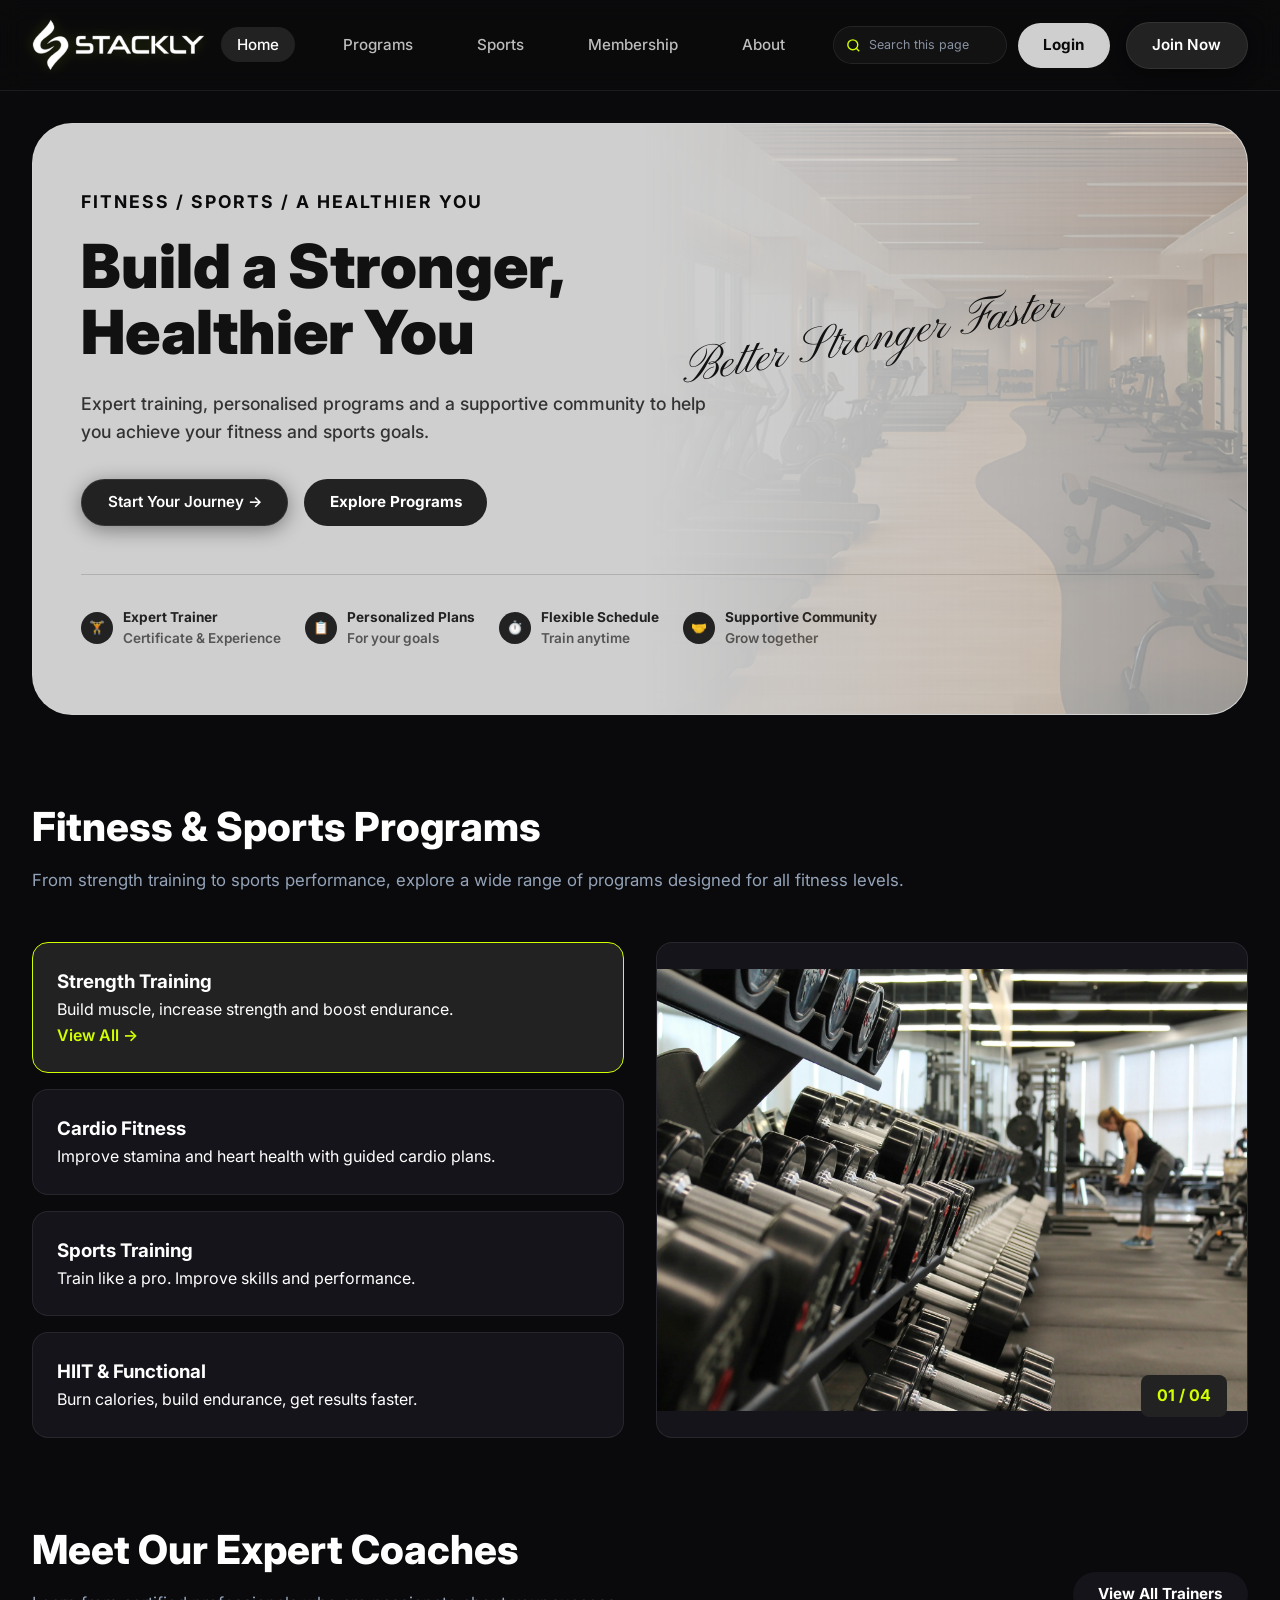
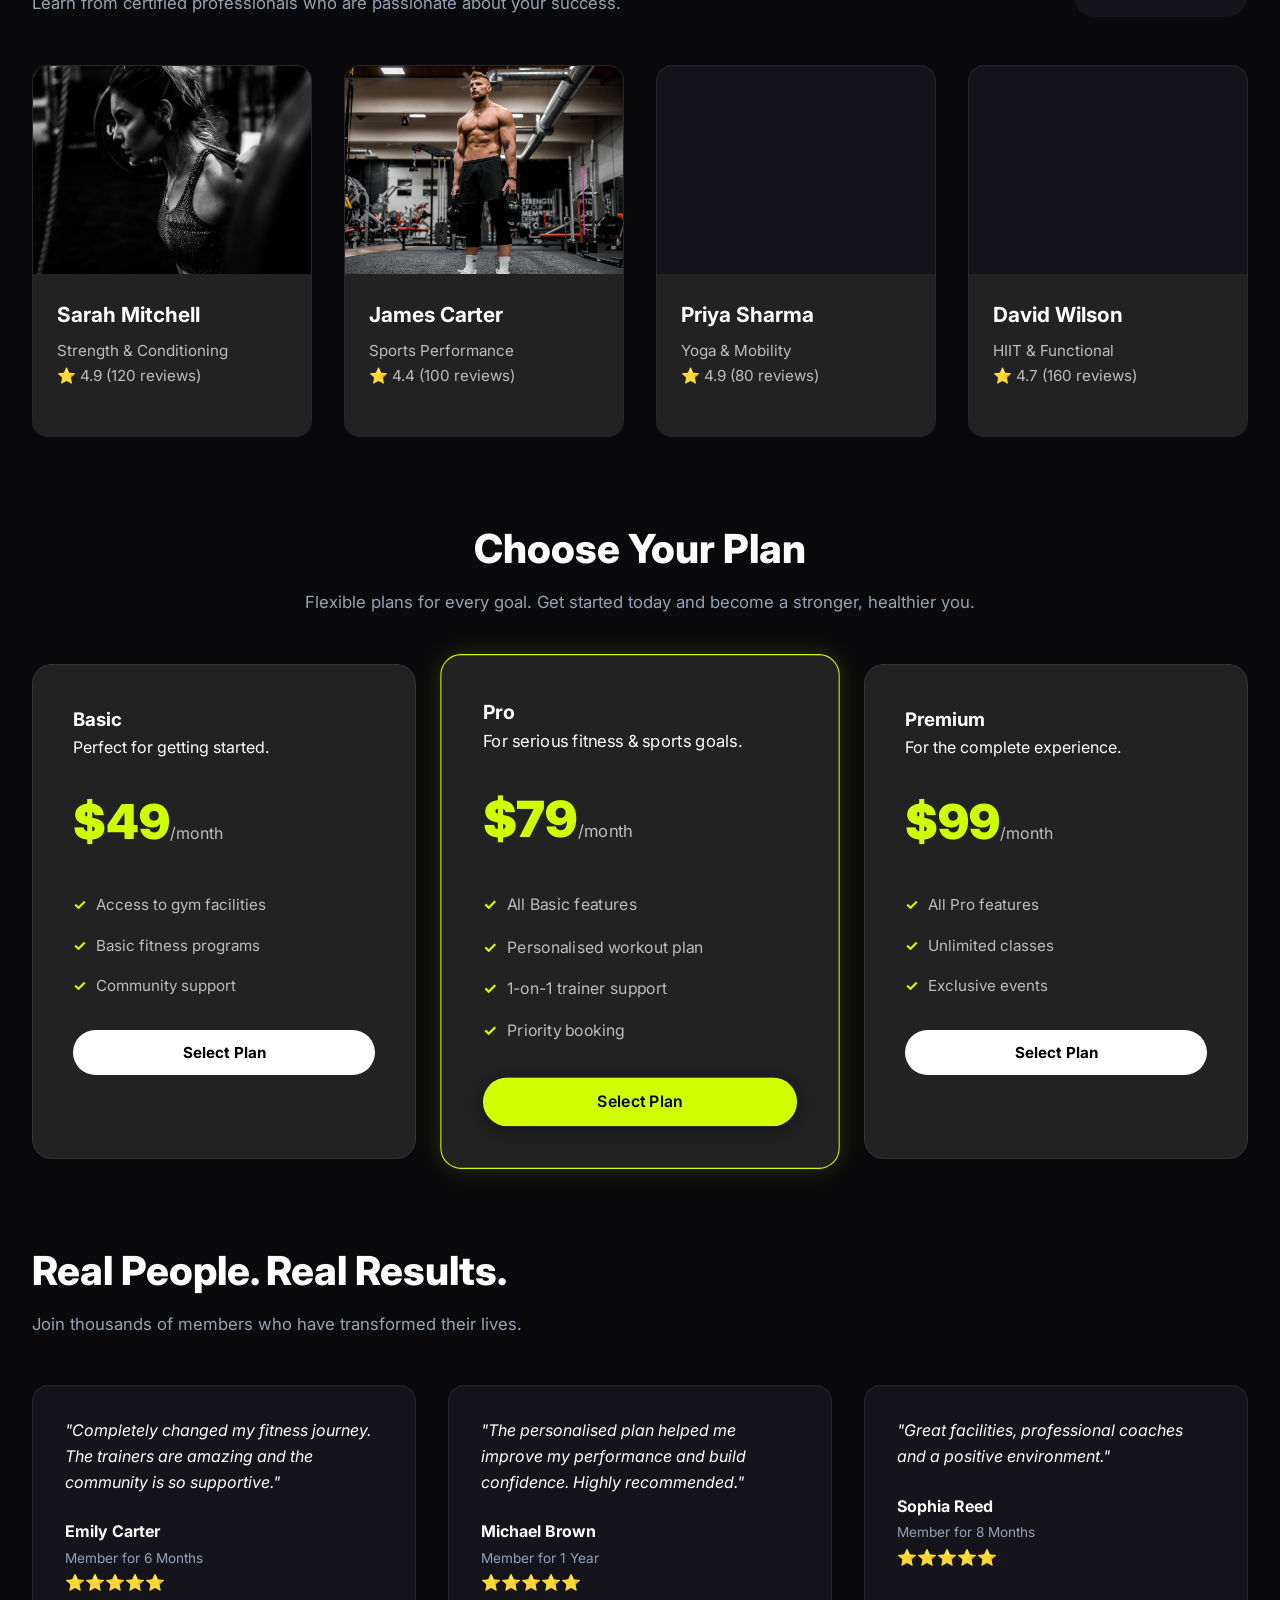
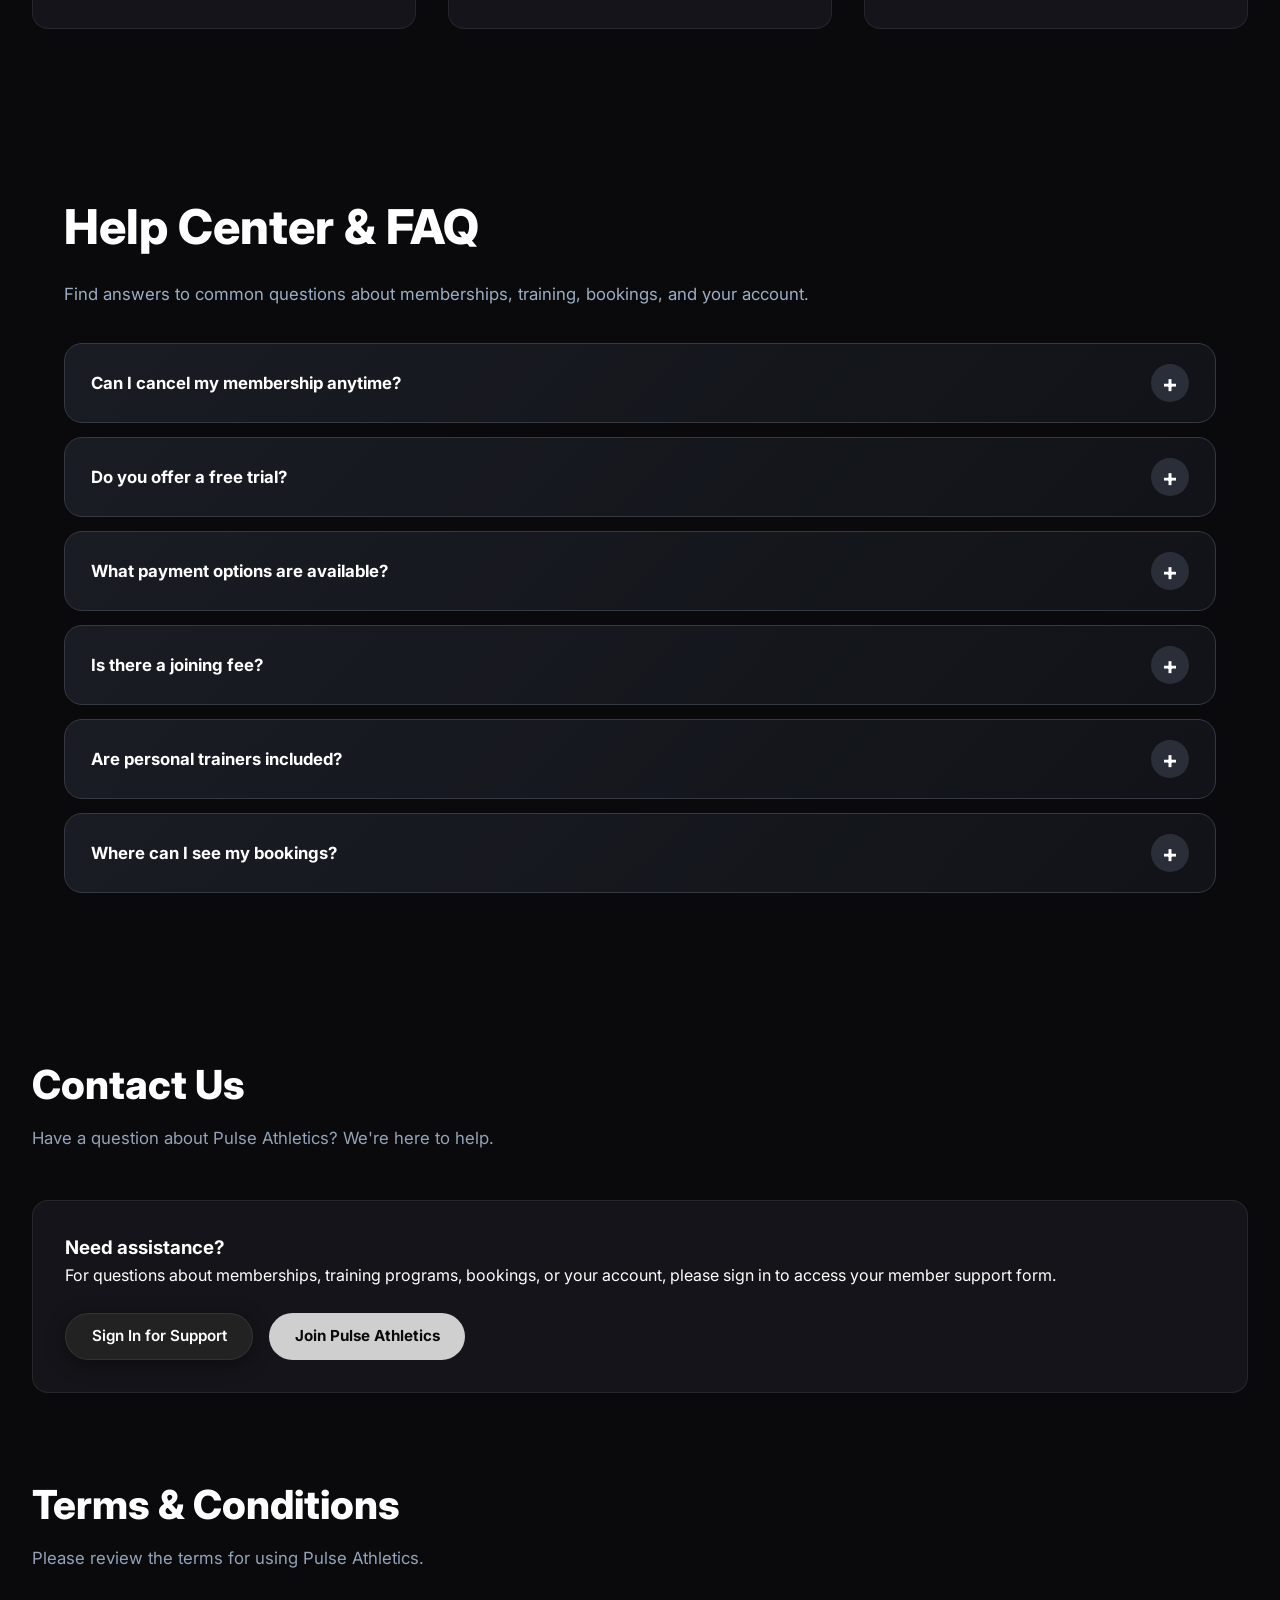
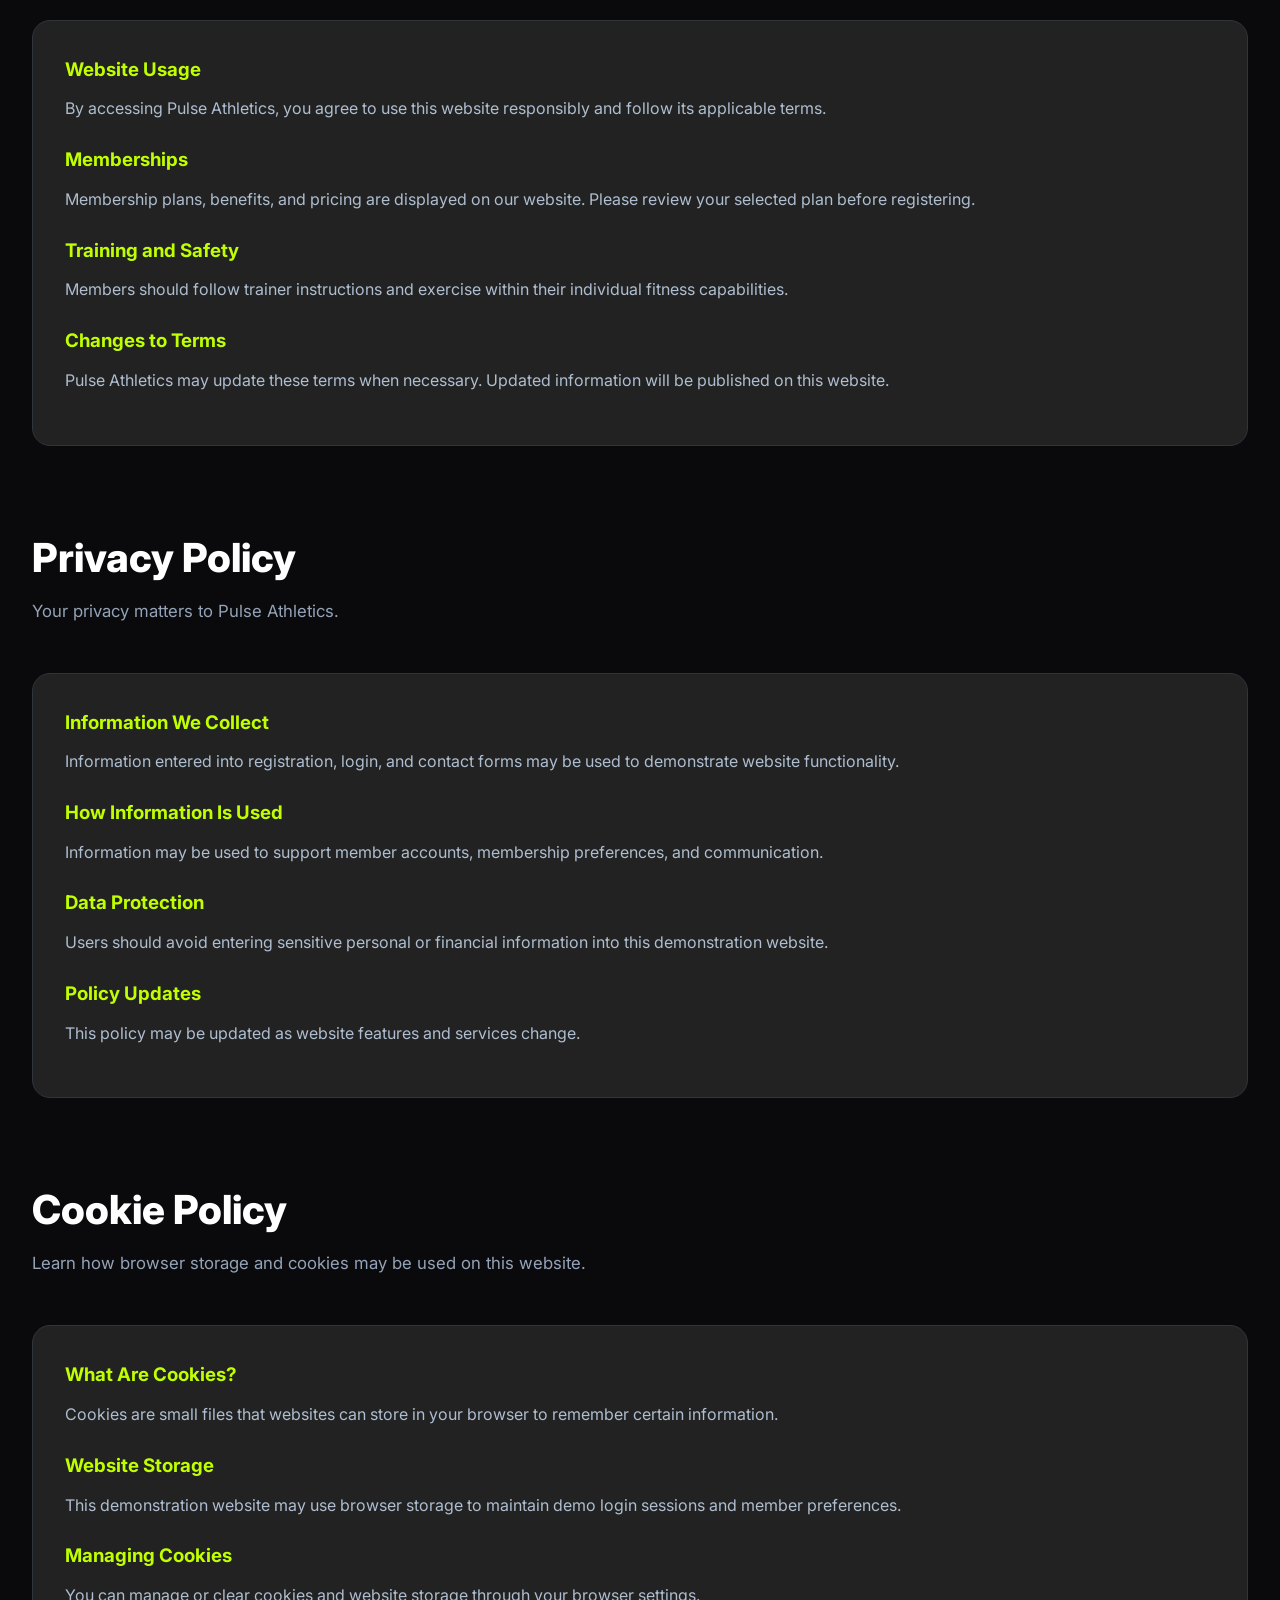
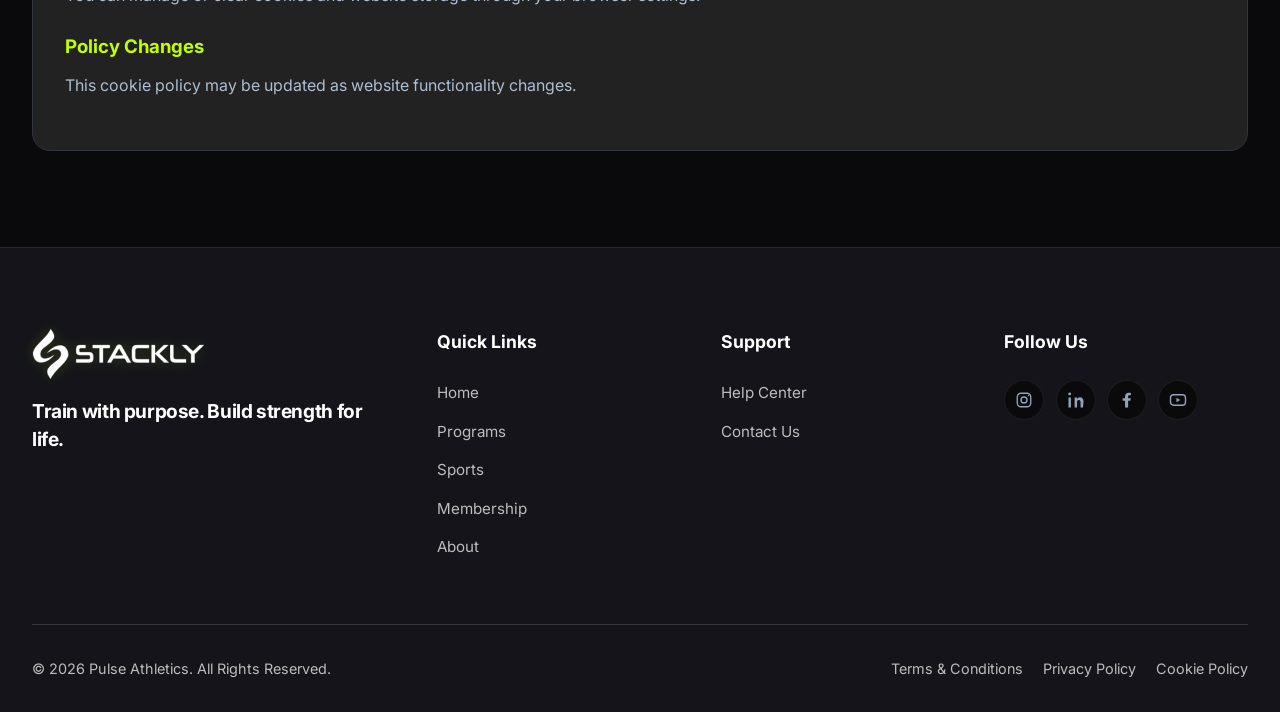
<file: index.html>
<!DOCTYPE html>
<html lang="en">

<head>
  <meta charset="UTF-8">
  <meta name="viewport" content="width=device-width, initial-scale=1.0">
  <title>Pulse Athletics | Home</title>
  <link rel="stylesheet" href="css/styles.css">
  <link
    href="https://fonts.googleapis.com/css2?family=Pinyon+Script&family=Inter:wght@400;500;600;700;800;900&display=swap"
    rel="stylesheet">
</head>

<body>
  <!-- High-Energy Fitness Preloader -->
  <div id="preloader">
    <div class="loader-element"><img class="loader-logo" src="img/logo.webp" alt="Logo"></div>
    <div class="loader-pulse" aria-hidden="true">
      <svg viewBox="0 0 220 44" focusable="false">
        <path class="loader-pulse-line" pathLength="220"
          d="M2 22h48l10-1 8-8 9 22 10-34 11 22 8-1h28l8-1 9-8 9 16 10-8h28" />
      </svg>
    </div>
    <div class="loader-progress" role="progressbar" aria-label="Page loading" aria-valuemin="0" aria-valuemax="100"
      aria-valuenow="0"><span id="loading-progress"></span></div>
    <div class="loader-counter" id="loading-counter">0%</div>
    <div class="loader-text" id="loading-status">IGNITING SYSTEMS...</div>
  </div>

  <!-- Header -->
  <header>
    <div class="nav-container">
      <a href="index.html" class="logo-container">
        <img class="site-logo" src="img/logo.webp" alt="Logo">
      </a>
      <ul class="nav-links">
        <li><a href="index.html" class="active">Home</a></li>
        <li><a href="programs.html">Programs</a></li>
        <li><a href="sports.html">Sports</a></li>
        <li><a href="membership.html">Membership</a></li>
        <li><a href="about.html">About</a></li>
        <li class="nav-search-item">
          <form class="nav-search" role="search">
            <button type="submit" aria-label="Search this page"><svg viewBox="0 0 24 24" fill="none"
                stroke="currentColor" stroke-width="2" aria-hidden="true">
                <circle cx="11" cy="11" r="7"></circle>
                <path d="m20 20-4-4"></path>
              </svg></button>
            <input type="search" name="q" placeholder="Search this page" aria-label="Search this page">
            <span class="nav-search-status" aria-live="polite"></span>
          </form>
        </li>
      </ul>
      <div class="nav-actions">
        <a href="login.html" class="btn btn-outline">Login</a>
        <a href="signup.html" class="btn btn-primary">Join Now</a>
      </div>
      <div class="hamburger"><span></span><span></span><span></span></div>
    </div>
  </header>

  <!-- Hero Section -->
  <section class="hero-section">
    <div class="hero-banner">
      <div class="hero-content">
        <span class="hero-tag">FITNESS / SPORTS / A HEALTHIER YOU</span>
        <h1>Build a Stronger, Healthier You</h1>
        <p>Expert training, personalised programs and a supportive community to help you achieve your fitness and sports
          goals.</p>
        <div style="display: flex; gap: 1rem;">
          <a href="signup.html" class="btn btn-primary">Start Your Journey →</a>
          <a href="programs.html" class="btn btn-outline" style="background: var(--dark-pill); color: #fff;">Explore
            Programs</a>
        </div>
      </div>
      <div class="script-tagline">Better Stronger Faster</div>
      <div class="hero-features-bar">
        <div class="feature-pill">
          <div class="feature-icon-circle">🏋️</div>
          <div><strong>Expert Trainer</strong><br><span style="color:#555">Certificate & Experience</span></div>
        </div>
        <div class="feature-pill">
          <div class="feature-icon-circle">📋</div>
          <div><strong>Personalized Plans</strong><br><span style="color:#555">For your goals</span></div>
        </div>
        <div class="feature-pill">
          <div class="feature-icon-circle">⏱️</div>
          <div><strong>Flexible Schedule</strong><br><span style="color:#555">Train anytime</span></div>
        </div>
        <div class="feature-pill">
          <div class="feature-icon-circle">🤝</div>
          <div><strong>Supportive Community</strong><br><span style="color:#555">Grow together</span></div>
        </div>
      </div>
    </div>
  </section>

  <!-- Our Programs Section -->
  <section class="section-container">
    <div class="section-header">
      <h2>Fitness & Sports Programs</h2>
      <p>From strength training to sports performance, explore a wide range of programs designed for all fitness levels.
      </p>
    </div>
    <div class="grid-2">
      <div style="display: flex; flex-direction: column; gap: 1rem;">
        <div class="card" style="padding: 1.5rem; background: var(--dark-pill); border-color: var(--accent-volt);">
          <h3>Strength Training</h3>
          <p>Build muscle, increase strength and boost endurance.</p>
          <a href="programs.html" style="color: var(--accent-volt); font-weight: 600;">View All →</a>
        </div>
        <div class="card" style="padding: 1.5rem;">
          <h3>Cardio Fitness</h3>
          <p>Improve stamina and heart health with guided cardio plans.</p>
        </div>
        <div class="card" style="padding: 1.5rem;">
          <h3>Sports Training</h3>
          <p>Train like a pro. Improve skills and performance.</p>
        </div>
        <div class="card" style="padding: 1.5rem;">
          <h3>HIIT & Functional</h3>
          <p>Burn calories, build endurance, get results faster.</p>
        </div>
      </div>
      <div class="card" style="display: flex; align-items: center; justify-content: center; position: relative;">
        <img src="img/danielle-cerullo-CQfNt66ttZM-unsplash.webp" class="card-img"
          alt="Modern strength-training gym floor" loading="lazy" decoding="async">
        <div
          style="position: absolute; bottom: 20px; right: 20px; background: var(--dark-pill); padding: 0.5rem 1rem; border-radius: 8px; font-weight: bold; color: var(--accent-volt);">
          01 / 04</div>
      </div>
    </div>
  </section>

  <!-- Featured Trainers -->
  <section class="section-container">
    <div class="section-header" style="display: flex; justify-content: space-between; align-items: flex-end;">
      <div>
        <h2>Meet Our Expert Coaches</h2>
        <p>Learn from certified professionals who are passionate about your success.</p>
      </div>
      <a href="login.html" class="btn btn-outline" style="background: var(--surface-slate); color: #fff;">View All
        Trainers</a>
    </div>
    <div class="grid-4">
      <div class="card">
        <img src="img/sushil-ghimire-5UbIqV58CW8-unsplash.webp" class="card-img"
          alt="Athlete training in a strength gym" loading="lazy" decoding="async">
        <div class="card-body">
          <h3>Sarah Mitchell</h3>
          <p>Strength & Conditioning<br>⭐ 4.9 (120 reviews)</p>
        </div>
      </div>
      <div class="card">
        <img src="img/anastase-maragos-iUzgePOoGko-unsplash.webp" class="card-img"
          alt="Athlete preparing for a sports performance workout" loading="lazy" decoding="async">
        <div class="card-body">
          <h3>James Carter</h3>
          <p>Sports Performance<br>⭐ 4.4 (100 reviews)</p>
        </div>
      </div>
      <div class="card">
        <img src="img/bruce-mars-gJtDg6WfMlQ-unsplash.webp" class="card-img" alt="Athletes practicing yoga and mobility"
          loading="lazy" decoding="async">
        <div class="card-body">
          <h3>Priya Sharma</h3>
          <p>Yoga & Mobility<br>⭐ 4.9 (80 reviews)</p>
        </div>
      </div>
      <div class="card">
        <img src="img/total-shape-wXBK9JrM0iU-unsplash.webp" class="card-img"
          alt="Athlete training with functional fitness equipment" loading="lazy" decoding="async">
        <div class="card-body">
          <h3>David Wilson</h3>
          <p>HIIT & Functional<br>⭐ 4.7 (160 reviews)</p>
        </div>
      </div>
    </div>
  </section>

  <!-- Membership Plans -->
  <section class="section-container">
    <div class="section-header" style="text-align: center;">
      <h2>Choose Your Plan</h2>
      <p>Flexible plans for every goal. Get started today and become a stronger, healthier you.</p>
    </div>
    <div class="pricing-grid">
      <div class="pricing-card">
        <div>
          <h3>Basic</h3>
          <p>Perfect for getting started.</p>
          <div class="price">$49<span>/month</span></div>
          <ul class="pricing-features">
            <li>Access to gym facilities</li>
            <li>Basic fitness programs</li>
            <li>Community support</li>
          </ul>
        </div>
        <a href="signup.html?plan=Basic" class="btn btn-outline"
          style="width: 100%; justify-content: center; background: #fff; color: #000;">Select Plan</a>
      </div>
      <div class="pricing-card emphasised">
        <div>
          <h3>Pro</h3>
          <p>For serious fitness & sports goals.</p>
          <div class="price">$79<span>/month</span></div>
          <ul class="pricing-features">
            <li>All Basic features</li>
            <li>Personalised workout plan</li>
            <li>1-on-1 trainer support</li>
            <li>Priority booking</li>
          </ul>
        </div>
        <a href="signup.html?plan=Pro" class="btn btn-primary"
          style="width: 100%; justify-content: center; background: var(--accent-volt); color: #000;">Select Plan</a>
      </div>
      <div class="pricing-card">
        <div>
          <h3>Premium</h3>
          <p>For the complete experience.</p>
          <div class="price">$99<span>/month</span></div>
          <ul class="pricing-features">
            <li>All Pro features</li>
            <li>Unlimited classes</li>
            <li>Exclusive events</li>
          </ul>
        </div>
        <a href="signup.html?plan=Premium" class="btn btn-outline"
          style="width: 100%; justify-content: center; background: #fff; color: #000;">Select Plan</a>
      </div>
    </div>
  </section>

  <!-- Testimonials -->
  <section class="section-container">
    <div class="section-header">
      <h2>Real People. Real Results.</h2>
      <p>Join thousands of members who have transformed their lives.</p>
    </div>
    <div class="grid-3">
      <div class="card" style="padding: 2rem;">
        <p style="color: var(--text-main); font-style: italic; margin-bottom: 1.5rem;">"Completely changed my fitness
          journey. The trainers are amazing and the community is so supportive."</p>
        <strong>Emily Carter</strong><br><span style="color: var(--text-muted); font-size: 0.85rem;">Member for 6
          Months</span><br>⭐⭐⭐⭐⭐
      </div>
      <div class="card" style="padding: 2rem;">
        <p style="color: var(--text-main); font-style: italic; margin-bottom: 1.5rem;">"The personalised plan helped me
          improve my performance and build confidence. Highly recommended."</p>
        <strong>Michael Brown</strong><br><span style="color: var(--text-muted); font-size: 0.85rem;">Member for 1
          Year</span><br>⭐⭐⭐⭐⭐
      </div>
      <div class="card" style="padding: 2rem;">
        <p style="color: var(--text-main); font-style: italic; margin-bottom: 1.5rem;">"Great facilities, professional
          coaches and a positive environment."</p>
        <strong>Sophia Reed</strong><br><span style="color: var(--text-muted); font-size: 0.85rem;">Member for 8
          Months</span><br>⭐⭐⭐⭐⭐
      </div>
    </div>
  </section>

  <!-- Public Help Center -->
  <section class="section-container" id="help-center">
    <div class="section-header">
      <h2>Help Center & FAQ</h2>
      <p>Find answers to common questions about memberships, training, bookings, and your account.</p>
    </div>

    <div class="faq-list">
      <div class="faq-item">
        <button class="faq-question" type="button" aria-expanded="false">
          Can I cancel my membership anytime?
          <span>+</span>
        </button>
        <div class="faq-answer">
          You can manage membership changes from your member dashboard. Sign in to review your membership details.
        </div>
      </div>

      <div class="faq-item">
        <button class="faq-question" type="button" aria-expanded="false">
          Do you offer a free trial?
          <span>+</span>
        </button>
        <div class="faq-answer">
          Please contact our team for information about trial sessions and current offers.
        </div>
      </div>

      <div class="faq-item">
        <button class="faq-question" type="button" aria-expanded="false">
          What payment options are available?
          <span>+</span>
        </button>
        <div class="faq-answer">
          Payment options and membership details can be confirmed by our support team.
        </div>
      </div>

      <div class="faq-item">
        <button class="faq-question" type="button" aria-expanded="false">
          Is there a joining fee?
          <span>+</span>
        </button>
        <div class="faq-answer">
          Please check the membership information or contact our team for details about applicable fees.
        </div>
      </div>

      <div class="faq-item">
        <button class="faq-question" type="button" aria-expanded="false">
          Are personal trainers included?
          <span>+</span>
        </button>
        <div class="faq-answer">
          Trainer access depends on your selected membership plan. Review the membership plans for details.
        </div>
      </div>

      <div class="faq-item">
        <button class="faq-question" type="button" aria-expanded="false">
          Where can I see my bookings?
          <span>+</span>
        </button>
        <div class="faq-answer">
          Sign in to your member dashboard to view your trainer bookings and scheduled activities.
        </div>
      </div>
    </div>
  </section>

  <!-- Public Contact Us Section -->
  <section class="section-container" id="contact-us">
    <div class="section-header">
      <h2>Contact Us</h2>
      <p>Have a question about Pulse Athletics? We're here to help.</p>
    </div>

    <div class="card" style="padding: 2rem;">
      <h3>Need assistance?</h3>
      <p>For questions about memberships, training programs, bookings, or your account, please sign in to access your
        member support form.</p>
      <div style="display: flex; gap: 1rem; flex-wrap: wrap; margin-top: 1.5rem;">
        <a href="login.html" class="btn btn-primary">Sign In for Support</a>
        <a href="signup.html" class="btn btn-outline">Join Pulse Athletics</a>
      </div>
    </div>
  </section>

  <!-- PUBLIC LEGAL SECTIONS -->
  <section class="section-container" id="terms">
    <div class="section-header">
      <h2>Terms & Conditions</h2>
      <p>Please review the terms for using Pulse Athletics.</p>
    </div>
    <div class="card" style="padding: 2rem;">
      <h3>Website Usage</h3>
      <p>By accessing Pulse Athletics, you agree to use this website responsibly and follow its applicable terms.</p>
  
      <h3>Memberships</h3>
      <p>Membership plans, benefits, and pricing are displayed on our website. Please review your selected plan before
        registering.</p>
  
      <h3>Training and Safety</h3>
      <p>Members should follow trainer instructions and exercise within their individual fitness capabilities.</p>
  
      <h3>Changes to Terms</h3>
      <p>Pulse Athletics may update these terms when necessary. Updated information will be published on this website.</p>
    </div>
  </section>
  
  <section class="section-container" id="privacy">
    <div class="section-header">
      <h2>Privacy Policy</h2>
      <p>Your privacy matters to Pulse Athletics.</p>
    </div>
    <div class="card" style="padding: 2rem;">
      <h3>Information We Collect</h3>
      <p>Information entered into registration, login, and contact forms may be used to demonstrate website functionality.
      </p>
  
      <h3>How Information Is Used</h3>
      <p>Information may be used to support member accounts, membership preferences, and communication.</p>
  
      <h3>Data Protection</h3>
      <p>Users should avoid entering sensitive personal or financial information into this demonstration website.</p>
  
      <h3>Policy Updates</h3>
      <p>This policy may be updated as website features and services change.</p>
    </div>
  </section>
  
  <section class="section-container" id="cookies">
    <div class="section-header">
      <h2>Cookie Policy</h2>
      <p>Learn how browser storage and cookies may be used on this website.</p>
    </div>
    <div class="card" style="padding: 2rem;">
      <h3>What Are Cookies?</h3>
      <p>Cookies are small files that websites can store in your browser to remember certain information.</p>
  
      <h3>Website Storage</h3>
      <p>This demonstration website may use browser storage to maintain demo login sessions and member preferences.</p>
  
      <h3>Managing Cookies</h3>
      <p>You can manage or clear cookies and website storage through your browser settings.</p>
  
      <h3>Policy Changes</h3>
      <p>This cookie policy may be updated as website functionality changes.</p>
    </div>
  </section>


  <!-- Footer -->
  <footer>
    <div class="footer-container">
      <div class="footer-brand">
        <img class="site-logo" src="img/logo.webp" alt="Logo">
        <p class="footer-quote">Train with purpose. Build strength for life.</p>
      </div>
      <div class="footer-links">
        <h4>Quick Links</h4>
        <ul>
          <li><a href="index.html">Home</a></li>
          <li><a href="programs.html">Programs</a></li>
          <li><a href="sports.html">Sports</a></li>
          <li><a href="membership.html">Membership</a></li>
          <li><a href="about.html">About</a></li>
        </ul>
      </div>
      <div class="footer-links">
        <h4>Support</h4>
        <ul>
          <li><a href="index.html#help-center">Help Center</a></li>
          <li><a href="index.html#contact-us">Contact Us</a></li>
        </ul>
      </div>
      <div class="footer-links">
        <h4>Follow Us</h4>
        <div class="footer-socials">
          <a href="https://www.instagram.com/" target="_blank" rel="noopener noreferrer" aria-label="Instagram"><svg
              viewBox="0 0 24 24" fill="none" stroke="currentColor" stroke-width="1.8" aria-hidden="true">
              <rect x="3" y="3" width="18" height="18" rx="5"></rect>
              <circle cx="12" cy="12" r="4"></circle>
              <circle cx="18" cy="6" r="1" fill="currentColor" stroke="none"></circle>
            </svg></a>
          <a href="https://www.linkedin.com/" target="_blank" rel="noopener noreferrer" aria-label="LinkedIn"><svg
              class="icon-solid" viewBox="0 0 24 24" aria-hidden="true">
              <path
                d="M5.2 8.6H2V22h3.2V8.6ZM3.6 2a1.9 1.9 0 1 0 0 3.8 1.9 1.9 0 0 0 0-3.8ZM22 14.3c0-4-2.1-5.9-4.9-5.9a4.2 4.2 0 0 0-3.8 2.1V8.6h-3.1V22h3.2v-6.6c0-1.7.3-3.4 2.5-3.4s2.2 2 2.2 3.5V22h3.2l.7-7.7Z">
              </path>
            </svg></a>
          <a href="https://www.facebook.com/" target="_blank" rel="noopener noreferrer" aria-label="Facebook"><svg
              class="icon-solid" viewBox="0 0 24 24" aria-hidden="true">
              <path
                d="M13.5 22v-9h3l.5-3.5h-3.5V7.3c0-1 .3-1.7 1.8-1.7h1.9V2.5c-.9-.1-1.9-.2-2.9-.2-2.9 0-4.9 1.8-4.9 5v2.2H6.2V13h3.2v9h4.1Z">
              </path>
            </svg></a>
          <a href="https://www.youtube.com/" target="_blank" rel="noopener noreferrer" aria-label="YouTube"><svg
              viewBox="0 0 24 24" fill="none" stroke="currentColor" stroke-width="1.8" aria-hidden="true">
              <rect x="2" y="5" width="20" height="14" rx="4"></rect>
              <path d="m10 9 5 3-5 3z" fill="currentColor" stroke="none"></path>
            </svg></a>
        </div>
      </div>
    </div>
    <div class="footer-bottom">
      <p class="footer-copyright">&copy; <span id="footer-year">2026</span> Pulse Athletics. All Rights Reserved.</p>
      <nav class="footer-legal" aria-label="Legal links">
        <a href="#terms">Terms & Conditions</a>
        <a href="#privacy">Privacy Policy</a>
        <a href="#cookies">Cookie Policy</a>
      </nav>
    </div>
  </footer>

  <script src="js/main.js"></script>
</body>

</html>
</file>
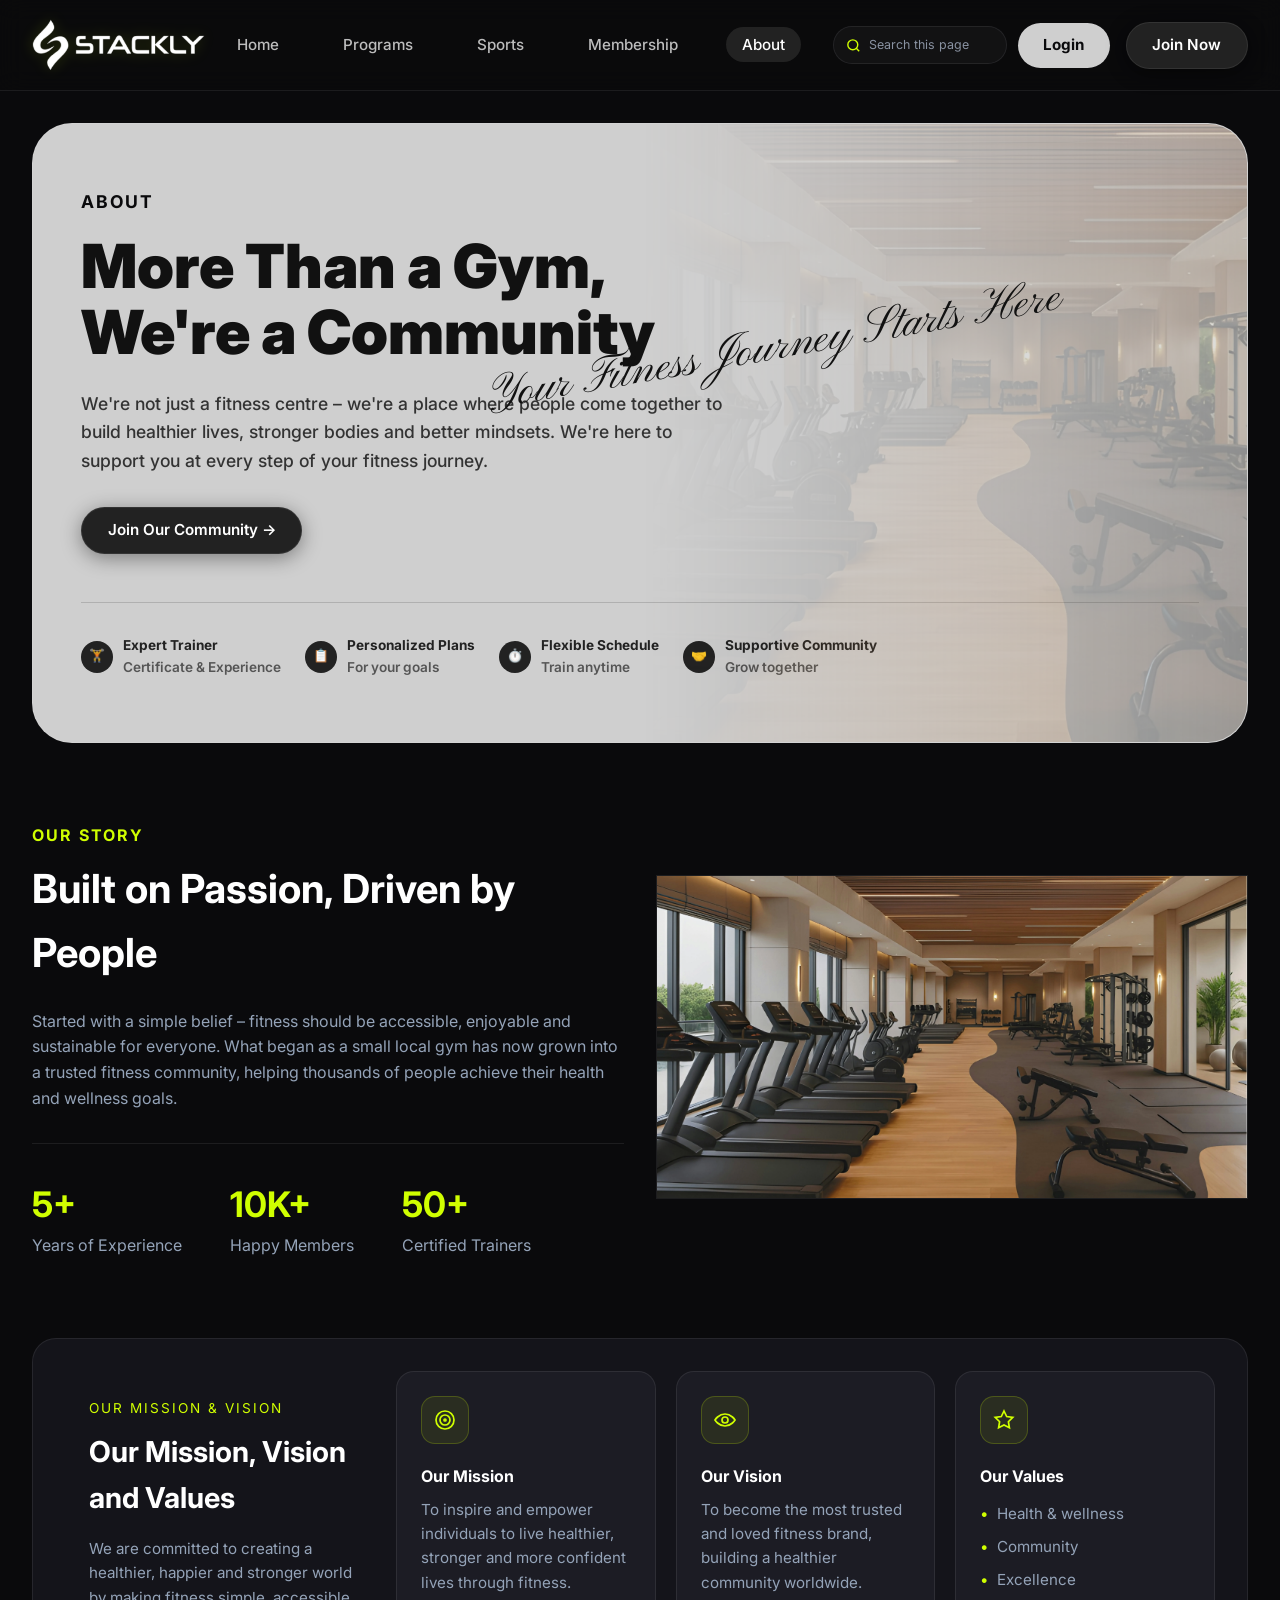
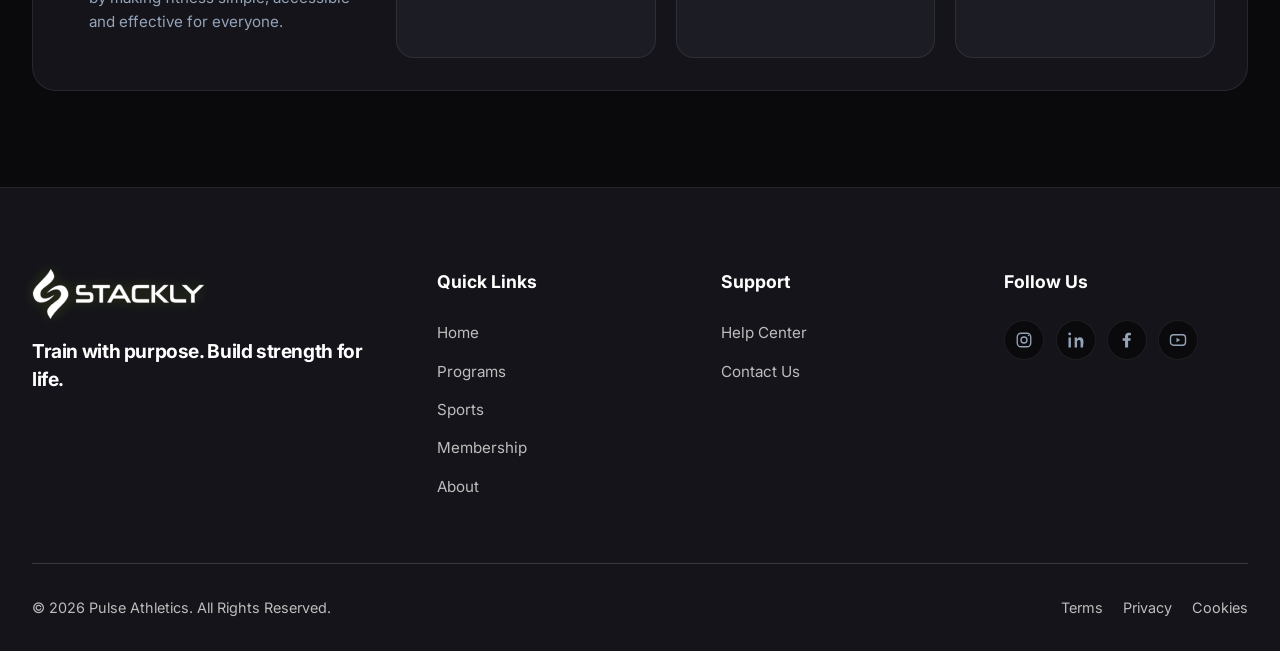
<file: about.html>
<!DOCTYPE html>
<html lang="en">
<head>
  <meta charset="UTF-8">
  <meta name="viewport" content="width=device-width, initial-scale=1.0">
  <title>Pulse Athletics | About Us</title>
  <link rel="stylesheet" href="css/styles.css">
  <link href="https://fonts.googleapis.com/css2?family=Pinyon+Script&family=Inter:wght@400;500;600;700;800;900&display=swap" rel="stylesheet">
</head>
<body>
  <!-- Preloader -->
  <div id="preloader">
    <div class="loader-element"><img class="loader-logo" src="img/logo.webp" alt="Logo"></div>
    <div class="loader-pulse" aria-hidden="true">
      <svg viewBox="0 0 220 44" focusable="false">
        <path class="loader-pulse-line" pathLength="220" d="M2 22h48l10-1 8-8 9 22 10-34 11 22 8-1h28l8-1 9-8 9 16 10-8h28" />
      </svg>
    </div>
    <div class="loader-progress" role="progressbar" aria-label="Page loading" aria-valuemin="0" aria-valuemax="100" ariavaluenow="0"><span id="loading-progress"></span></div>
    <div class="loader-counter" id="loading-counter">0%</div>
    <div class="loader-text" id="loading-status">LOADING ABOUT...</div>
  </div>

  <header>
    <div class="nav-container">
      <a href="index.html" class="logo-container">
        <img class="site-logo" src="img/logo.webp" alt="Logo">
      </a>
      <ul class="nav-links">
        <li><a href="index.html">Home</a></li>
        <li><a href="programs.html">Programs</a></li>
        <li><a href="sports.html">Sports</a></li>
        <li><a href="membership.html">Membership</a></li>
        <li><a href="about.html" class="active">About</a></li>
        <li class="nav-search-item">
          <form class="nav-search" role="search">
            <button type="submit" aria-label="Search this page"><svg viewBox="0 0 24 24" fill="none" stroke="currentColor" stroke-width="2" aria-hidden="true"><circle cx="11" cy="11" r="7"></circle><path d="m20 20-4-4"></path></svg></button>
            <input type="search" name="q" placeholder="Search this page" aria-label="Search this page">
            <span class="nav-search-status" aria-live="polite"></span>
          </form>
        </li>
      </ul>
      <div class="nav-actions">
        <a href="login.html" class="btn btn-outline">Login</a>
        <a href="signup.html" class="btn btn-primary">Join Now</a>
      </div>
      <div class="hamburger"><span></span><span></span><span></span></div>
    </div>
  </header>

  <section class="hero-section">
    <div class="hero-banner">
      <div class="hero-content">
        <span class="hero-tag">ABOUT</span>
        <h1>More Than a Gym, We're a Community</h1>
        <p>We're not just a fitness centre – we're a place where people come together to build healthier lives, stronger bodies and better mindsets. We're here to support you at every step of your fitness journey.</p>
        <a href="signup.html" class="btn btn-primary" style="background: var(--dark-pill); color: #fff;">Join Our Community →</a>
      </div>
      <div class="script-tagline">Your Fitness Journey Starts Here</div>
      <div class="hero-features-bar">
        <div class="feature-pill"><div class="feature-icon-circle">🏋️</div><div><strong>Expert Trainer</strong><br><span style="color:#555">Certificate & Experience</span></div></div>
        <div class="feature-pill"><div class="feature-icon-circle">📋</div><div><strong>Personalized Plans</strong><br><span style="color:#555">For your goals</span></div></div>
        <div class="feature-pill"><div class="feature-icon-circle">⏱️</div><div><strong>Flexible Schedule</strong><br><span style="color:#555">Train anytime</span></div></div>
        <div class="feature-pill"><div class="feature-icon-circle">🤝</div><div><strong>Supportive Community</strong><br><span style="color:#555">Grow together</span></div></div>
    </div>
  </section>

  <!-- Our Story -->
  <section class="section-container">
    <div class="grid-2" style="align-items: center;">
      <div>
        <span style="color: var(--accent-volt); text-transform: uppercase; font-weight: 700; letter-spacing: 2px;">OUR STORY</span>
        <h2 style="font-size: 2.5rem; margin: 0.5rem 0 1.5rem;">Built on Passion, Driven by People</h2>
        <p style="color: var(--text-muted); margin-bottom: 2rem;">Started with a simple belief – fitness should be accessible, enjoyable and sustainable for everyone. What began as a small local gym has now grown into a trusted fitness community, helping thousands of people achieve their health and wellness goals.</p>
        <div style="display: flex; gap: 3rem; border-top: 1px solid var(--border-glass); padding-top: 2rem;">
          <div><h3 style="color: var(--accent-volt); font-size: 2.2rem;">5+</h3><span style="color: var(--text-muted);">Years of Experience</span></div>
          <div><h3 style="color: var(--accent-volt); font-size: 2.2rem;">10K+</h3><span style="color: var(--text-muted);">Happy Members</span></div>
          <div><h3 style="color: var(--accent-volt); font-size: 2.2rem;">50+</h3><span style="color: var(--text-muted);">Certified Trainers</span></div>
        </div>
      </div>
      <div>
        <img src="img/rahul-singh-R_cN3dJLcK8-unsplash.webp" style="width: 100%; border-radius: var(--radius-card); border: 1px solid var(--border-glass);" alt="Modern gym interior with strength-training equipment" loading="lazy" decoding="async">
      </div>
    </div>
  </section>

  <!-- Mission & Vision -->
  <section class="section-container">
    <div class="about-pillars">
      <div class="about-intro">
          <span style="color: var(--accent-volt); font-size: 0.85rem; letter-spacing: 2px;">OUR MISSION & VISION</span>
          <h3 style="font-size: 1.8rem; margin: 0.5rem 0 1rem;">Our Mission, Vision and Values</h3>
          <p style="color: var(--text-muted); font-size: 0.95rem;">We are committed to creating a healthier, happier and stronger world by making fitness simple, accessible and effective for everyone.</p>
        </div>
        <article class="about-pillar">
          <div class="pillar-icon" aria-hidden="true"><svg viewBox="0 0 24 24" fill="none" stroke="currentColor" stroke-width="1.7"><circle cx="12" cy="12" r="9"></circle><circle cx="12" cy="12" r="5"></circle><circle cx="12" cy="12" r="1"></circle></svg></div>
          <h4>Our Mission</h4>
          <p style="color: var(--text-muted); font-size: 0.95rem; margin-top: 0.5rem;">To inspire and empower individuals to live healthier, stronger and more confident lives through fitness.</p>
        </article>
        <article class="about-pillar">
          <div class="pillar-icon" aria-hidden="true"><svg viewBox="0 0 24 24" fill="none" stroke="currentColor" stroke-width="1.7"><path d="M2 12s3.5-6 10-6 10 6 10 6-3.5 6-10 6-10-6-10-6Z"></path><circle cx="12" cy="12" r="3"></circle></svg></div>
          <h4>Our Vision</h4>
          <p style="color: var(--text-muted); font-size: 0.95rem; margin-top: 0.5rem;">To become the most trusted and loved fitness brand, building a healthier community worldwide.</p>
        </article>
        <article class="about-pillar">
          <div class="pillar-icon" aria-hidden="true"><svg viewBox="0 0 24 24" fill="none" stroke="currentColor" stroke-width="1.7"><path d="m12 3 2.7 5.5 6.1.9-4.4 4.3 1 6.1-5.4-2.9-5.4 2.9 1-6.1-4.4-4.3 6.1-.9L12 3Z"></path></svg></div>
          <h4>Our Values</h4>
          <ul class="pillar-values"><li>Health &amp; wellness</li><li>Community</li><li>Excellence</li></ul>
        </article>
    </div>
  </section>

  <footer>
    <div class="footer-container">
      <div class="footer-brand">
        <img class="site-logo" src="img/logo.webp" alt="Logo">
        <p class="footer-quote">Train with purpose. Build strength for life.</p>
      </div>
      <div class="footer-links">
        <h4>Quick Links</h4>
        <ul>
          <li><a href="index.html">Home</a></li>
          <li><a href="programs.html">Programs</a></li>
          <li><a href="sports.html">Sports</a></li>
          <li><a href="membership.html">Membership</a></li>
          <li><a href="about.html">About</a></li>
        </ul>
      </div>
      <div class="footer-links">
        <h4>Support</h4>
        <ul>
          <li><a href="dashboard.html#faq">Help Center</a></li>
          <li><a href="dashboard.html#contact-support">Contact Us</a></li>
        </ul>
      </div>
      <div class="footer-links">
        <h4>Follow Us</h4>
        <div class="footer-socials">
          <a href="https://www.instagram.com/" target="_blank" rel="noopener noreferrer" aria-label="Instagram"><svg viewBox="0 0 24 24" fill="none" stroke="currentColor" stroke-width="1.8" aria-hidden="true"><rect x="3" y="3" width="18" height="18" rx="5"></rect><circle cx="12" cy="12" r="4"></circle><circle cx="18" cy="6" r="1" fill="currentColor" stroke="none"></circle></svg></a>
          <a href="https://www.linkedin.com/" target="_blank" rel="noopener noreferrer" aria-label="LinkedIn"><svg class="icon-solid" viewBox="0 0 24 24" aria-hidden="true"><path d="M5.2 8.6H2V22h3.2V8.6ZM3.6 2a1.9 1.9 0 1 0 0 3.8 1.9 1.9 0 0 0 0-3.8ZM22 14.3c0-4-2.1-5.9-4.9-5.9a4.2 4.2 0 0 0-3.8 2.1V8.6h-3.1V22h3.2v-6.6c0-1.7.3-3.4 2.5-3.4s2.2 2 2.2 3.5V22h3.2l.7-7.7Z"></path></svg></a>
          <a href="https://www.facebook.com/" target="_blank" rel="noopener noreferrer" aria-label="Facebook"><svg class="icon-solid" viewBox="0 0 24 24" aria-hidden="true"><path d="M13.5 22v-9h3l.5-3.5h-3.5V7.3c0-1 .3-1.7 1.8-1.7h1.9V2.5c-.9-.1-1.9-.2-2.9-.2-2.9 0-4.9 1.8-4.9 5v2.2H6.2V13h3.2v9h4.1Z"></path></svg></a>
          <a href="https://www.youtube.com/" target="_blank" rel="noopener noreferrer" aria-label="YouTube"><svg viewBox="0 0 24 24" fill="none" stroke="currentColor" stroke-width="1.8" aria-hidden="true"><rect x="2" y="5" width="20" height="14" rx="4"></rect><path d="m10 9 5 3-5 3z" fill="currentColor" stroke="none"></path></svg></a>
        </div>
      </div>
    </div>
    <div class="footer-bottom">
      <p class="footer-copyright">&copy; <span id="footer-year">2026</span> Pulse Athletics. All Rights Reserved.</p>
      <nav class="footer-legal" aria-label="Legal links">
        <a href="dashboard.html#terms">Terms</a>
        <a href="dashboard.html#privacy">Privacy</a>
        <a href="dashboard.html#cookies">Cookies</a>
      </nav>
    </div>
  </footer>

  <script src="js/main.js"></script>
</body>
</html>
</file>
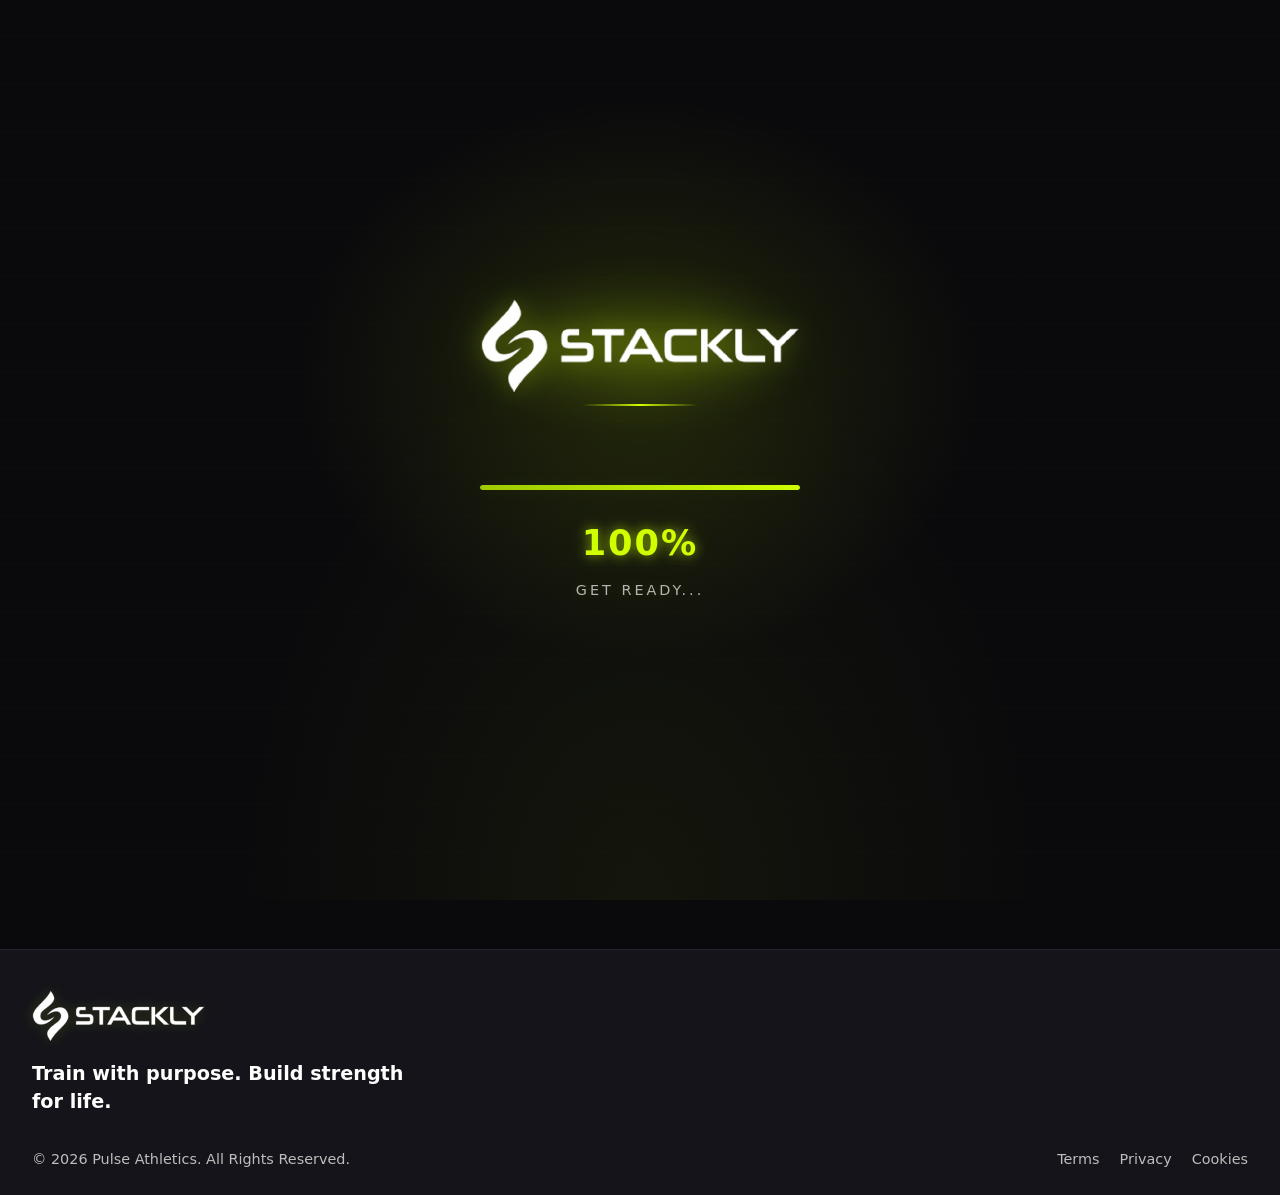
<file: dashboard.html>
<!DOCTYPE html>
<html lang="en">
<head>
  <meta charset="UTF-8">
  <meta name="viewport" content="width=device-width, initial-scale=1.0">
  <meta name="theme-color" content="#0A0A0C">
  <title>Pulse Athletics | Member Dashboard</title>
  <link rel="stylesheet" href="css/styles.css">
  <style>
    body { min-height: 100vh; }
    .dashboard-layout { min-height: 100vh; display: grid; grid-template-columns: 260px minmax(0, 1fr); }
    .sidebar { position: sticky; top: 0; height: 100vh; padding: 1.5rem 1rem; display: flex; flex-direction: column; gap: 1.5rem; background: var(--surface-slate); border-right: 1px solid var(--border-glass); }
    .sidebar-brand { padding: 0 .65rem; }
    .sidebar-menu { display: grid; gap: .3rem; }
    .sidebar-menu button { display: flex; align-items: center; gap: .7rem; width: 100%; padding: .75rem .85rem; color: var(--text-muted); background: transparent; border: 0; border-radius: 9px; text-align: left; font: inherit; font-size: .9rem; font-weight: 600; cursor: pointer; transition: var(--transition-smooth); }
    .sidebar-menu button:hover, .sidebar-menu button.active { color: var(--accent-volt); background: var(--surface-card); }
    .sidebar-menu .sidebar-label { padding: .55rem .85rem .25rem; color: #788294; font-size: .68rem; font-weight: 800; letter-spacing: .12em; text-transform: uppercase; }
    .sidebar-bottom { display: grid; gap: .55rem; margin-top: auto; }
    .sidebar-bottom a { padding: .55rem .75rem; color: var(--text-muted); font-weight: 600; }
    .sidebar-bottom a:last-child { color: #ff7777; }
    .dashboard-main { min-width: 0; padding: 2rem clamp(1rem, 3vw, 3rem); }
    .dashboard-topbar { display: flex; justify-content: space-between; align-items: center; gap: 1rem; margin-bottom: 2rem; }
    .dashboard-topbar h1 { font-size: clamp(1.7rem, 3vw, 2.4rem); line-height: 1.2; }
    .dashboard-topbar p, .muted { color: var(--text-muted); }
    .dashboard-date { color: var(--accent-volt) !important; font-size: .85rem; font-weight: 700; }
    .dashboard-view[hidden] { display: none; }
    .view-intro { margin-bottom: 1.25rem; }
    .view-intro h2 { font-size: 1.5rem; }
    .view-intro p { margin-top: .25rem; color: var(--text-muted); }
    .dashboard-section { margin-top: 1.5rem; }
    .dashboard-grid { display: grid; grid-template-columns: repeat(4, minmax(0, 1fr)); gap: 1rem; }
    .dashboard-card { min-width: 0; padding: 1.2rem; background: var(--surface-slate); border: 1px solid var(--border-glass); border-radius: 16px; }
    .metric-label { color: var(--text-muted); font-size: .82rem; font-weight: 600; }
    .metric-value { margin-top: .45rem; color: var(--accent-volt); font-size: clamp(1.45rem, 2vw, 1.9rem); font-weight: 800; line-height: 1.15; }
    .metric-note { margin-top: .45rem; color: #94a3b8; font-size: .8rem; }
    .dashboard-columns { display: grid; grid-template-columns: minmax(0, 1.2fr) minmax(280px, .8fr); gap: 1rem; }
    .profile-card { display: flex; gap: 1rem; align-items: center; }
    .profile-avatar { width: 56px; height: 56px; display: grid; place-items: center; flex: 0 0 auto; border-radius: 50%; color: var(--accent-volt); background: rgba(208,255,0,.12); font-size: 1.2rem; font-weight: 800; }
    .profile-details { display: grid; grid-template-columns: repeat(3, 1fr); gap: .65rem; margin-top: 1rem; }
    .profile-detail { padding: .7rem; border-radius: 9px; background: var(--bg-void); }
    .profile-detail strong, .profile-detail span { display: block; }
    .profile-detail span { color: var(--text-muted); font-size: .73rem; }
    .progress-track { height: 8px; overflow: hidden; margin-top: .75rem; border-radius: 99px; background: #292a31; }
    .progress-track span { display: block; width: 0; height: 100%; border-radius: inherit; background: var(--accent-volt); }
    .dashboard-form { display: grid; grid-template-columns: repeat(2, minmax(0, 1fr)); gap: .9rem; }
    .dashboard-field { display: grid; gap: .4rem; }
    .dashboard-field label { color: var(--text-muted); font-size: .82rem; font-weight: 600; }
    .dashboard-field input, .dashboard-field select, .dashboard-field textarea { width: 100%; min-height: 44px; padding: .65rem .75rem; color: var(--text-main); background: var(--bg-void); border: 1px solid var(--border-glass); border-radius: 8px; font: inherit; }
    .dashboard-field textarea { min-height: 140px; resize: vertical; }
    .dashboard-field input:focus, .dashboard-field select:focus, .dashboard-field textarea:focus { outline: 2px solid rgba(208,255,0,.4); border-color: var(--accent-volt); }
    .form-wide { grid-column: 1 / -1; }
    .dashboard-button { justify-content: center; color: var(--bg-void); background: var(--accent-volt); }
    .dashboard-list { display: grid; gap: .65rem; margin-top: 1rem; }
    .dashboard-row { display: flex; justify-content: space-between; align-items: center; gap: 1rem; padding: .85rem; background: var(--bg-void); border: 1px solid var(--border-glass); border-radius: 10px; }
    .dashboard-row strong, .dashboard-row small { display: block; }
    .dashboard-row small { color: var(--text-muted); }
    .row-meta { display: flex; align-items: center; gap: .7rem; text-align: right; white-space: nowrap; color: var(--accent-volt); font-size: .83rem; font-weight: 700; }
    .remove-button { padding: .35rem .55rem; color: #ff8a8a; background: transparent; border: 1px solid rgba(255,138,138,.35); border-radius: 7px; cursor: pointer; }
    .empty-state { padding: 1rem; color: var(--text-muted); text-align: center; border: 1px dashed var(--border-glass); border-radius: 10px; }
    .calendar-controls { display: flex; gap: .5rem; }
    .calendar-controls button { width: 36px; height: 36px; color: var(--text-main); background: var(--bg-void); border: 1px solid var(--border-glass); border-radius: 8px; cursor: pointer; }
    .calendar-grid { display: grid; grid-template-columns: repeat(7, minmax(0, 1fr)); gap: .35rem; margin-top: 1rem; }
    .calendar-weekday, .calendar-day { min-height: 38px; display: grid; place-items: center; color: var(--text-muted); font-size: .78rem; }
    .calendar-weekday { min-height: 26px; font-size: .68rem; font-weight: 800; text-transform: uppercase; }
    .calendar-day { position: relative; color: var(--text-main); background: var(--bg-void); border: 1px solid transparent; border-radius: 8px; cursor: pointer; }
    .calendar-day:hover, .calendar-day.selected { border-color: var(--accent-volt); }
    .calendar-day.today { color: var(--accent-volt); font-weight: 800; }
    .calendar-day.has-event::after { position: absolute; bottom: 3px; width: 4px; height: 4px; border-radius: 50%; background: var(--accent-volt); content: ""; }
    .calendar-day.outside-month { opacity: .35; }
    .calendar-selection, .dashboard-notice { min-height: 1.4rem; margin-top: .7rem; color: var(--text-muted); font-size: .84rem; }
    .dashboard-notice { color: var(--accent-volt); }
    .trainer-grid { display: grid; grid-template-columns: repeat(3, minmax(0, 1fr)); gap: 1rem; }
    .trainer-card h3 { margin-bottom: .35rem; }
    .trainer-card p { color: var(--text-muted); font-size: .88rem; }
    .trainer-img { width: 100%; height: 150px; margin-bottom: .8rem; object-fit: cover; border-radius: 10px; }
    .trainer-card .btn { margin-top: .9rem; }
    .faq-list { display: grid; gap: .75rem; }
    .faq-item { overflow: hidden; color: var(--text-main); background: var(--surface-slate); border: 1px solid var(--border-glass); border-radius: 12px; }
    .faq-question { display: flex; justify-content: space-between; width: 100%; padding: 1rem 1.1rem; color: inherit; background: transparent; border: 0; text-align: left; font: inherit; font-weight: 700; cursor: pointer; }
    .faq-answer { display: none; padding: 0 1.1rem 1rem; color: var(--text-muted); }
    .faq-item.active { border-color: var(--accent-volt); }
    .faq-item.active .faq-answer { display: block; }
    .terms-list { display: grid; gap: 1.2rem; }
    .terms-list h3 { margin-bottom: .35rem; color: var(--accent-volt); font-size: 1rem; }
    .terms-list p { color: var(--text-muted); }
    .plan-summary { display: flex; align-items: center; justify-content: space-between; gap: 1rem; }
    .plan-price { color: var(--accent-volt); font-size: 1.8rem; font-weight: 800; }
    .mobile-menu-toggle { display: none; }
    @media (max-width: 1100px) {
      .dashboard-layout { grid-template-columns: 220px minmax(0, 1fr); }
      .dashboard-grid { grid-template-columns: repeat(2, minmax(0, 1fr)); }
      .dashboard-columns { grid-template-columns: 1fr; }
      .trainer-grid { grid-template-columns: repeat(2, minmax(0, 1fr)); }
    }
    @media (max-width: 760px) {
      .dashboard-layout { display: block; }
      .sidebar { position: sticky; z-index: 20; height: auto; padding: .7rem 1rem; border-right: 0; border-bottom: 1px solid var(--border-glass); }
      .sidebar-brand { display: flex; justify-content: space-between; align-items: center; padding: 0; }
      .sidebar-brand .logo-container { font-size: 1rem; }
      .mobile-menu-toggle { display: inline-flex; min-height: 40px; align-items: center; padding: .5rem .75rem; color: var(--text-main); background: var(--surface-card); border: 1px solid var(--border-glass); border-radius: 8px; }
      .sidebar-menu, .sidebar-bottom { display: none; }
      .sidebar.menu-open .sidebar-menu { display: grid; grid-template-columns: repeat(2, minmax(0, 1fr)); margin-top: .8rem; }
      .sidebar.menu-open .sidebar-bottom { display: flex; justify-content: space-between; margin-top: .3rem; }
      .sidebar-menu .sidebar-label { grid-column: 1 / -1; }
      .dashboard-main { padding: 1.25rem 1rem 2rem; }
      .dashboard-topbar { align-items: flex-start; }
      .dashboard-topbar .btn { padding: .55rem .75rem; white-space: nowrap; }
    }
    @media (max-width: 480px) {
      .dashboard-grid { gap: .6rem; }
      .dashboard-card { padding: 1rem; }
      .profile-details { gap: .4rem; }
      .profile-detail { padding: .5rem; }
      .dashboard-form { grid-template-columns: 1fr; }
      .form-wide { grid-column: auto; }
      .trainer-grid { grid-template-columns: 1fr; }
      .dashboard-row { align-items: flex-start; }
      .calendar-grid { gap: .2rem; }
      .calendar-day { min-height: 34px; }
      .dashboard-topbar p { font-size: .84rem; }
    }
  </style>
</head>
<body>
  <div id="preloader">
    <div class="loader-element"><img class="loader-logo" src="img/logo.webp" alt="Logo"></div>
    <div class="loader-pulse" aria-hidden="true">
      <svg viewBox="0 0 220 44" focusable="false">
        <path class="loader-pulse-line" pathLength="220" d="M2 22h48l10-1 8-8 9 22 10-34 11 22 8-1h28l8-1 9-8 9 16 10-8h28" />
      </svg>
    </div>
    <div class="loader-progress" role="progressbar" aria-label="Page loading" aria-valuemin="0" aria-valuemax="100" aria-valuenow="0"><span id="loading-progress"></span></div>
    <div class="loader-counter" id="loading-counter">0%</div>
    <div class="loader-text" id="loading-status">LOADING MEMBER SPACE...</div>
  </div>
  <div class="dashboard-layout">
    <aside class="sidebar" id="dashboard-sidebar">
      <div class="sidebar-brand">
        <div class="logo-container"><img class="site-logo" src="img/logo.webp" alt="Logo"></div>
        <button class="mobile-menu-toggle" id="sidebar-toggle" type="button" aria-expanded="false" aria-controls="dashboard-nav">Menu</button>
      </div>
      <nav class="sidebar-menu" id="dashboard-nav" aria-label="Member dashboard tabs" role="tablist" aria-orientation="vertical">
        <span class="sidebar-label">Member space</span>
        <button type="button" class="active" role="tab" id="nav-overview" aria-controls="overview" aria-selected="true" data-tab="overview">▦ <span>Overview</span></button>
        <button type="button" role="tab" id="nav-workouts" aria-controls="workouts" aria-selected="false" data-tab="workouts">◉ <span>Workouts</span></button>
        <button type="button" role="tab" id="nav-book-trainers" aria-controls="book-trainers" aria-selected="false" data-tab="book-trainers">♧ <span>Book Trainers</span></button>
        <button type="button" role="tab" id="nav-schedule" aria-controls="schedule" aria-selected="false" data-tab="schedule">▦ <span>Schedule</span></button>
        <span class="sidebar-label">Account & help</span>
        <button type="button" role="tab" id="nav-contact-support" aria-controls="contact-support" aria-selected="false" data-tab="contact-support">✉ <span>Contact Support</span></button>
        <button type="button" role="tab" id="nav-faq" aria-controls="faq" aria-selected="false" data-tab="faq">? <span>FAQ</span></button>
        <button type="button" role="tab" id="nav-membership" aria-controls="membership" aria-selected="false" data-tab="membership">◇ <span>Membership</span></button>
        <button type="button" role="tab" id="nav-terms" aria-controls="terms" aria-selected="false" data-tab="terms">§ <span>Terms</span></button>
      </nav>
      <div class="sidebar-bottom">
        <a href="index.html">← Back to Home</a>
        <a href="login.html">Log out</a>
      </div>
    </aside>

    <main class="dashboard-main">
      <div class="dashboard-topbar">
        <div>
          <p class="dashboard-date" id="dashboard-date"></p>
          <h1>Welcome back, <span id="welcome-name">Member</span></h1>
          <p>Your training progress, schedule, and membership at a glance.</p>
        </div>
        <a href="login.html" class="btn btn-outline">Log out</a>
      </div>

      <section class="dashboard-view" id="overview" role="tabpanel" aria-labelledby="nav-overview">
        <div class="dashboard-grid" aria-label="Fitness metrics">
          <article class="dashboard-card"><div class="metric-label">Workout streak</div><div class="metric-value" id="streak-value">0 days</div><div class="metric-note">Consecutive active days</div></article>
          <article class="dashboard-card"><div class="metric-label">Sessions this month</div><div class="metric-value" id="sessions-value">0</div><div class="metric-note">Logged workouts</div></article>
          <article class="dashboard-card"><div class="metric-label">Calories this month</div><div class="metric-value" id="calories-value">0 kcal</div><div class="metric-note">Estimated from your logs</div></article>
          <article class="dashboard-card"><div class="metric-label">Membership</div><div class="metric-value" id="membership-value">Pro</div><div class="metric-note">Manage your plan in this dashboard</div></article>
        </div>
        <div class="dashboard-columns dashboard-section">
          <article class="dashboard-card">
            <div class="profile-card"><div class="profile-avatar" id="profile-initials" aria-hidden="true">M</div><div><h2 id="profile-name">Member</h2><p class="muted" id="profile-email">member@pulseathletics.com</p></div></div>
            <div class="profile-details">
              <div class="profile-detail"><strong id="profile-weight">72 kg</strong><span>Weight</span></div>
              <div class="profile-detail"><strong id="profile-height">175 cm</strong><span>Height</span></div>
              <div class="profile-detail"><strong id="profile-goal">Build strength</strong><span>Current goal</span></div>
            </div>
          </article>
          <article class="dashboard-card">
            <div class="metric-label">Monthly goal</div>
            <div class="metric-value"><span id="goal-count">0</span><span style="font-size:1rem;color:var(--text-muted)"> / 12 sessions</span></div>
            <div class="progress-track" role="progressbar" aria-label="Monthly workout goal" aria-valuemin="0" aria-valuemax="12" aria-valuenow="0" id="goal-progress"><span></span></div>
            <p class="metric-note" id="goal-note">Record training sessions to track monthly progress.</p>
          </article>
        </div>
        <article class="dashboard-card dashboard-section">
          <div class="view-intro"><h2>Account settings</h2><p>Update your member profile on this device.</p></div>
          <form class="dashboard-form" id="settings-form">
            <div class="dashboard-field"><label for="member-name">Name</label><input id="member-name" name="name" type="text" maxlength="60" required></div>
            <div class="dashboard-field"><label for="member-email">Email</label><input id="member-email" name="email" type="email" maxlength="120" required></div>
            <div class="dashboard-field"><label for="member-weight">Weight (kg)</label><input id="member-weight" name="weight" type="number" min="1" max="500" required></div>
            <div class="dashboard-field"><label for="member-height">Height (cm)</label><input id="member-height" name="height" type="number" min="50" max="300" required></div>
            <div class="dashboard-field form-wide"><label for="member-goal">Fitness goal</label><input id="member-goal" name="goal" type="text" maxlength="60" required></div>
            <button type="submit" class="btn dashboard-button form-wide">Save profile</button>
          </form>
          <p class="dashboard-notice" id="settings-notice" role="status" aria-live="polite"></p>
        </article>
      </section>

      <section class="dashboard-view" id="workouts" role="tabpanel" aria-labelledby="nav-workouts" hidden>
        <div class="view-intro"><h2>Workouts</h2><p>Record sessions, review your progress, and mark training days on your calendar.</p></div>
        <article class="dashboard-card">
          <form class="dashboard-form" id="workout-form">
            <div class="dashboard-field"><label for="workout-name">Workout</label><input id="workout-name" name="name" type="text" maxlength="60" placeholder="Strength training" required></div>
            <div class="dashboard-field"><label for="workout-type">Training type</label><select id="workout-type" name="type"><option>Strength</option><option>Cardio</option><option>Mobility</option><option>Sports</option><option>Other</option></select></div>
            <div class="dashboard-field"><label for="workout-duration">Duration (minutes)</label><input id="workout-duration" name="duration" type="number" min="1" max="600" required></div>
            <div class="dashboard-field"><label for="workout-calories">Calories (estimate)</label><input id="workout-calories" name="calories" type="number" min="0" max="10000" required></div>
            <div class="dashboard-field form-wide"><label for="workout-date">Workout date</label><input id="workout-date" name="date" type="date" required></div>
            <button type="submit" class="btn dashboard-button form-wide">Save workout</button>
          </form>
          <p class="dashboard-notice" id="workout-notice" role="status" aria-live="polite"></p>
          <div class="dashboard-list" id="workout-list" aria-live="polite"></div>
        </article>
      </section>

      <section class="dashboard-view" id="book-trainers" role="tabpanel" aria-labelledby="nav-book-trainers" hidden>
        <div class="view-intro"><h2>Book Trainers</h2><p>Choose a coach and request a personal training session.</p></div>
        <div class="trainer-grid" id="trainer-grid">
          <article class="dashboard-card trainer-card" data-trainer="Sarah Mitchell"><img class="trainer-img" src="img/sushil-ghimire-5UbIqV58CW8-unsplash.webp" alt="Athlete training for strength"><h3>Sarah Mitchell</h3><p>Strength & Conditioning · 4.9 ★ (120 reviews)</p><p>Strength programming, form coaching, and progressive plans.</p><button class="btn btn-primary choose-trainer" type="button">Book Sarah</button></article>
          <article class="dashboard-card trainer-card" data-trainer="James Carter"><img class="trainer-img" src="img/pexels-franco-monsalvo-252430633-32179310.webp" alt="Football players training on the field"><h3>James Carter</h3><p>Sports Performance · 4.4 ★ (100 reviews)</p><p>Speed, agility, and sport-specific performance training.</p><button class="btn btn-primary choose-trainer" type="button">Book James</button></article>
          <article class="dashboard-card trainer-card" data-trainer="Priya Sharma"><img class="trainer-img" src="img/bruce-mars-gJtDg6WfMlQ-unsplash.webp" alt="Group yoga and mobility training"><h3>Priya Sharma</h3><p>Yoga & Mobility · 4.9 ★ (80 reviews)</p><p>Mobility, balance, recovery, and mindful movement.</p><button class="btn btn-primary choose-trainer" type="button">Book Priya</button></article>
          <article class="dashboard-card trainer-card" data-trainer="David Wilson"><img class="trainer-img" src="img/total-shape-wXBK9JrM0iU-unsplash.webp" alt="Athlete performing a functional gym workout"><h3>David Wilson</h3><p>HIIT & Functional · 4.7 ★ (160 reviews)</p><p>Conditioning workouts and functional strength sessions.</p><button class="btn btn-primary choose-trainer" type="button">Book David</button></article>
          <article class="dashboard-card trainer-card" data-trainer="Alex Turner"><img class="trainer-img" src="img/andrew-valdivia-lJpkdx-bNc0-unsplash.webp" alt="Athlete training with a loaded barbell"><h3>Alex Turner</h3><p>CrossFit & Agility · 4.8 ★ (95 reviews)</p><p>Agility, athletic conditioning, and high-intensity training.</p><button class="btn btn-primary choose-trainer" type="button">Book Alex</button></article>
          <article class="dashboard-card trainer-card" data-trainer="Marcus Vance"><img class="trainer-img" src="img/anastase-maragos-iUzgePOoGko-unsplash.webp" alt="Athlete training in a strength gym"><h3>Marcus Vance</h3><p>Boxing & Combat · 4.9 ★ (140 reviews)</p><p>Boxing technique, conditioning, and combat-sport fundamentals.</p><button class="btn btn-primary choose-trainer" type="button">Book Marcus</button></article>
          <article class="dashboard-card trainer-card" data-trainer="Elena Rostova"><img class="trainer-img" src="img/logan-weaver-lgnwvr-u76Gd0hP5w4-unsplash.webp" alt="Athletes practicing mobility and stretching"><h3>Elena Rostova</h3><p>Pilates & Core Specialist · 4.9 ★ (110 reviews)</p><p>Core stability, Pilates fundamentals, and controlled strength.</p><button class="btn btn-primary choose-trainer" type="button">Book Elena</button></article>
          <article class="dashboard-card trainer-card" data-trainer="Ryan Reynolds"><img class="trainer-img" src="img/clem-onojeghuo-n6gnCa77Urc-unsplash.webp" alt="Runner training for endurance"><h3>Ryan Reynolds</h3><p>Endurance & Marathon Coach · 4.6 ★ (75 reviews)</p><p>Endurance coaching and progressive marathon preparation.</p><button class="btn btn-primary choose-trainer" type="button">Book Ryan</button></article>
        </div>
        <article class="dashboard-card dashboard-section">
          <div class="view-intro"><h3>Request a session</h3><p>Bookings are saved in this browser for this demo.</p></div>
          <form class="dashboard-form" id="booking-form">
            <div class="dashboard-field"><label for="booking-trainer">Trainer</label><select id="booking-trainer" name="trainer" required><option value="">Choose a trainer</option><option>Sarah Mitchell</option><option>James Carter</option><option>Priya Sharma</option><option>David Wilson</option><option>Alex Turner</option><option>Marcus Vance</option><option>Elena Rostova</option><option>Ryan Reynolds</option></select></div>
            <div class="dashboard-field"><label for="booking-type">Session focus</label><select id="booking-type" name="type"><option>Personal training</option><option>Strength assessment</option><option>Mobility session</option><option>Performance coaching</option></select></div>
            <div class="dashboard-field"><label for="booking-date">Date</label><input id="booking-date" name="date" type="date" required></div>
            <div class="dashboard-field"><label for="booking-time">Time</label><input id="booking-time" name="time" type="time" required></div>
            <button type="submit" class="btn dashboard-button form-wide">Request booking</button>
          </form>
          <p class="dashboard-notice" id="booking-notice" role="status" aria-live="polite"></p>
        </article>
      </section>

      <section class="dashboard-view" id="schedule" role="tabpanel" aria-labelledby="nav-schedule" hidden>
        <div class="view-intro"><h2>Schedule</h2><p>Your training sessions, trainer bookings, and workout calendar.</p></div>
        <div class="dashboard-columns">
          <article class="dashboard-card">
            <div class="plan-summary"><h3 id="calendar-month">Calendar</h3><div class="calendar-controls"><button type="button" id="calendar-prev" aria-label="Previous month">‹</button><button type="button" id="calendar-next" aria-label="Next month">›</button></div></div>
            <div class="calendar-grid" id="calendar-grid" role="grid" aria-label="Workout and booking calendar"></div>
            <p class="calendar-selection" id="calendar-selection" aria-live="polite"></p>
          </article>
          <article class="dashboard-card"><h3>Upcoming sessions</h3><p class="metric-note">Trainer bookings and scheduled activities appear here.</p><div class="dashboard-list" id="schedule-list"></div></article>
        </div>
        <article class="dashboard-card dashboard-section">
          <div class="view-intro"><h3>Add a personal schedule item</h3><p>Keep classes and arena reservations together with your training calendar.</p></div>
          <form class="dashboard-form" id="schedule-form">
            <div class="dashboard-field"><label for="schedule-title">Activity</label><input id="schedule-title" name="title" type="text" maxlength="60" placeholder="e.g. Tennis practice" required></div>
            <div class="dashboard-field"><label for="schedule-type">Activity type</label><select id="schedule-type" name="type"><option>Training session</option><option>Arena reservation</option><option>Fitness class</option><option>Recovery</option></select></div>
            <div class="dashboard-field"><label for="schedule-date">Date</label><input id="schedule-date" name="date" type="date" required></div>
            <div class="dashboard-field"><label for="schedule-time">Time</label><input id="schedule-time" name="time" type="time" required></div>
            <button type="submit" class="btn dashboard-button form-wide">Add to schedule</button>
          </form>
          <p class="dashboard-notice" id="schedule-notice" role="status" aria-live="polite"></p>
        </article>
      </section>

      <section class="dashboard-view" id="contact-support" role="tabpanel" aria-labelledby="nav-contact-support" hidden>
        <div class="view-intro"><h2>Contact Support</h2><p>Send a message about your account, training, or membership.</p></div>
        <div class="dashboard-columns">
          <article class="dashboard-card">
            <form class="dashboard-form" id="contact-form">
              <div class="dashboard-field"><label for="contact-name">Your name</label><input id="contact-name" name="name" type="text" maxlength="80" required></div>
              <div class="dashboard-field"><label for="contact-email">Email address</label><input id="contact-email" name="email" type="email" maxlength="120" required></div>
              <div class="dashboard-field form-wide"><label for="contact-topic">Topic</label><select id="contact-topic" name="topic"><option>Membership</option><option>Training</option><option>Schedule or booking</option><option>Account help</option><option>Other</option></select></div>
              <div class="dashboard-field form-wide"><label for="contact-message">Message</label><textarea id="contact-message" name="message" maxlength="2000" required></textarea></div>
              <button type="submit" class="btn dashboard-button form-wide">Save message</button>
            </form>
            <p class="dashboard-notice" id="contact-notice" role="status" aria-live="polite"></p>
          </article>
          <aside class="dashboard-card"><h3>Support details</h3><p class="metric-note">Use the form to record your support request.</p><p class="metric-note">This demo stores messages only in this browser; no message is sent to a support team.</p></aside>
        </div>
      </section>

      <section class="dashboard-view" id="faq" role="tabpanel" aria-labelledby="nav-faq" hidden>
        <div class="view-intro"><h2>Help Center & FAQ</h2><p>Answers about memberships, training sessions, bookings, and your account.</p></div>
        <div class="faq-list">
          <article class="faq-item active"><button class="faq-question" type="button" aria-expanded="true">Can I cancel my membership anytime?<span>+</span></button><div class="faq-answer">You can manage membership changes from this dashboard. Contact support if you need help with your current billing period.</div></article>
          <article class="faq-item"><button class="faq-question" type="button" aria-expanded="false">Do you offer a free trial?<span>+</span></button><div class="faq-answer">New members can explore facilities, classes, and trainer options during a 7-day trial, subject to availability.</div></article>
          <article class="faq-item"><button class="faq-question" type="button" aria-expanded="false">What payment options are available?<span>+</span></button><div class="faq-answer">Membership payment options include major credit and debit cards, UPI, and net banking.</div></article>
          <article class="faq-item"><button class="faq-question" type="button" aria-expanded="false">Is there a joining fee?<span>+</span></button><div class="faq-answer">There are no joining fees for standard membership plans.</div></article>
          <article class="faq-item"><button class="faq-question" type="button" aria-expanded="false">Are personal trainers included?<span>+</span></button><div class="faq-answer">Trainer access depends on your plan. Use Book Trainers in this dashboard to explore coaches and request a session.</div></article>
          <article class="faq-item"><button class="faq-question" type="button" aria-expanded="false">Where can I see my bookings?<span>+</span></button><div class="faq-answer">Your trainer bookings and scheduled activities appear in the Schedule tab. You can remove a booking there if plans change.</div></article>
        </div>
      </section>

      <section class="dashboard-view" id="membership" role="tabpanel" aria-labelledby="nav-membership" hidden>
        <div class="view-intro"><h2>Membership</h2><p>Review your current membership details in your member space.</p></div>
        <article class="dashboard-card">
          <div class="plan-summary"><div><p class="metric-label">Current plan</p><h3 id="plan-name">Pro Member</h3><p class="metric-note" id="plan-benefits">Personal trainer support and group classes</p></div><span class="plan-price">Active</span></div>
          <div class="profile-details"><div class="profile-detail"><strong>Monthly</strong><span>Billing cycle</span></div><div class="profile-detail"><strong id="plan-trainer-access">Included</strong><span>Trainer access</span></div><div class="profile-detail"><strong id="plan-classes">Included</strong><span>Group classes</span></div></div>
          <form class="dashboard-form dashboard-section" id="membership-form">
            <div class="dashboard-field">
              <label for="membership-plan">Plan preference</label>
              <select id="membership-plan" name="plan"><option>Basic</option><option>Pro</option><option>Premium</option></select>
            </div>
            <button type="submit" class="btn dashboard-button">Save plan preference</button>
          </form>
          <p class="dashboard-notice" id="membership-notice" role="status" aria-live="polite"></p>
        </article>
      </section>

      <section class="dashboard-view" id="terms" role="tabpanel" aria-labelledby="nav-terms" hidden>
        <div class="view-intro"><h2>Terms & Conditions</h2><p>Terms for using Pulse Athletics memberships, facilities, and services.</p></div>
        <article class="dashboard-card terms-list">
          <div><h3>1. Membership & Billing</h3><p>Memberships are billed on a recurring monthly or annual basis depending on the plan selected. Cancellation requests should be submitted before the next billing cycle.</p></div>
          <div><h3>2. Facility Rules & Safety</h3><p>Members must follow facility safety protocols, wear appropriate attire, and treat other members and staff respectfully. Rule violations may result in account suspension.</p></div>
          <div><h3>3. Exercise & Liability</h3><p>Physical exercise and sports involve inherent risks. Members should choose activities appropriate to their health and ability and seek professional medical advice when needed.</p></div>
          <div id="privacy"><h3>Privacy</h3><p>This static demo stores profile details, bookings, and workout logs in your browser using local storage. This information is not transmitted to a server.</p></div>
          <div id="cookies"><h3>Cookies</h3><p>This demo does not set tracking cookies. Browser local storage is used to remember your dashboard data on this device.</p></div>
        </article>
      </section>
    </main>
  </div>
  <footer>
    <div class="footer-container footer-dashboard-container">
      <div class="footer-brand">
        <img class="site-logo" src="img/logo.webp" alt="Logo">
        <p class="footer-quote">Train with purpose. Build strength for life.</p>
      </div>
    </div>
    <div class="footer-bottom">
      <p class="footer-copyright">&copy; <span id="footer-year">2026</span> Pulse Athletics. All Rights Reserved.</p>
      <nav class="footer-legal" aria-label="Legal links">
        <a href="#terms">Terms</a>
        <a href="#privacy">Privacy</a>
        <a href="#cookies">Cookies</a>
      </nav>
    </div>
  </footer>
  <script src="js/main.js"></script>
  <script src="js/dashboard.js"></script>
</body>
</html>
</file>
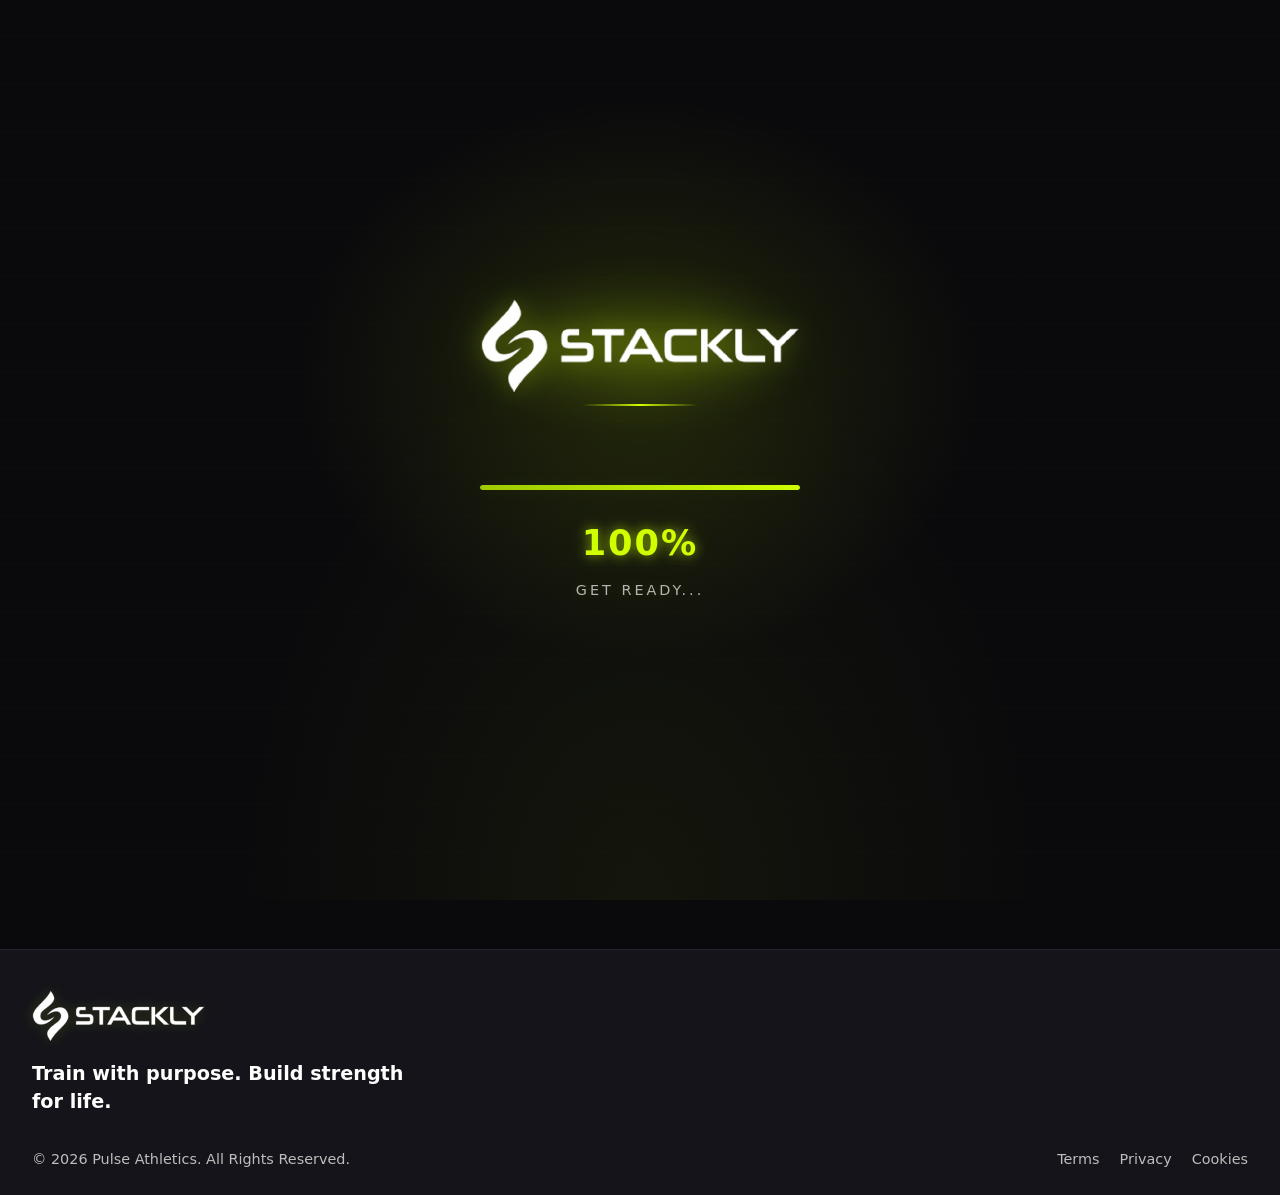
<file: login.html>
<!DOCTYPE html>
<html lang="en">
<head>
  <meta charset="UTF-8">
  <meta name="viewport" content="width=device-width, initial-scale=1.0">
  <title>Pulse Athletics | Login</title>
  <link rel="stylesheet" href="css/styles.css">
  <style>
    .auth-wrapper {
      min-height: 90vh;
      display: flex;
      align-items: center;
      justify-content: center;
      padding: 2rem;
    }
    .auth-card {
      background: var(--surface-slate);
      border: 1px solid var(--border-glass);
      border-radius: 20px;
      padding: 3rem;
      width: 100%;
      max-width: 480px;
    }
    .form-group {
      margin-bottom: 1.5rem;
    }
    .form-group label {
      display: block;
      font-size: 0.9rem;
      margin-bottom: 0.5rem;
      color: var(--text-muted);
    }
    .form-group input {
      width: 100%;
      padding: 0.8rem 1rem;
      background: var(--bg-void);
      border: 1px solid var(--border-glass);
      border-radius: 8px;
      color: var(--text-main);
      font-size: 1rem;
    }
    .form-group input:focus {
      outline: none;
      border-color: var(--accent-volt);
    }
  </style>
</head>
<body>
  <div id="preloader">
    <div class="loader-element"><img class="loader-logo" src="img/logo.webp" alt="Logo"></div>
    <div class="loader-pulse" aria-hidden="true">
      <svg viewBox="0 0 220 44" focusable="false">
        <path class="loader-pulse-line" pathLength="220" d="M2 22h48l10-1 8-8 9 22 10-34 11 22 8-1h28l8-1 9-8 9 16 10-8h28" />
      </svg>
    </div>
    <div class="loader-progress" role="progressbar" aria-label="Page loading" aria-valuemin="0" aria-valuemax="100" aria-valuenow="0"><span id="loading-progress"></span></div>
    <div class="loader-counter" id="loading-counter">0%</div>
    <div class="loader-text" id="loading-status">PREPARING YOUR ACCOUNT...</div>
  </div>
  <header>
    <div class="nav-container">
      <a href="index.html" class="logo-container">
        <img class="site-logo" src="img/logo.webp" alt="Logo">
      </a>
      <a href="index.html" class="btn btn-outline" style="background: var(--panel-gray); color: #000;">Back to Home</a>
    </div>
  </header>

  <div class="auth-wrapper">
    <div class="auth-card">
      <div style="display: flex; gap: 1rem; margin-bottom: 2rem; background: var(--bg-void); padding: 0.4rem; border-radius: 30px;">
        <a href="login.html" class="btn btn-primary" style="flex: 1; justify-content: center; background: var(--dark-pill);">Log in</a>
        <a href="signup.html" class="btn btn-outline" style="flex: 1; justify-content: center; background: transparent; color: var(--text-muted);">Sign up</a>
      </div>

      <h2 style="font-size: 2rem; margin-bottom: 0.5rem;">Welcome Back</h2>
      <p style="color: var(--text-muted); margin-bottom: 2rem;">Log in to continue to your account.</p>
      
      <form id="login-form">
        <div class="form-group">
          <label>Email Address</label>
          <input type="email" placeholder="Enter Your Email" required>
        </div>
        <div class="form-group">
          <label>Password</label>
          <input type="password" placeholder="Enter Your Password" required>
        </div>
        <div style="display: flex; justify-content: space-between; align-items: center; margin-bottom: 1.5rem; font-size: 0.9rem;">
          <label style="display: flex; align-items: center; gap: 8px; color: var(--text-muted); cursor: pointer;">
            <input type="checkbox" style="accent-color: var(--accent-volt);"> Remember me
          </label>
          <a href="dashboard.html#faq" style="color: var(--accent-volt);">Password help</a>
        </div>
        <button type="submit" class="btn btn-primary" style="width: 100%; justify-content: center; padding: 0.9rem; background: var(--panel-gray); color: #000;">Login</button>
      </form>
      <p style="margin-top: 1.5rem; text-align: center; color: var(--text-muted); font-size: 0.9rem;">
        Don't have an account? <a href="signup.html" style="color: var(--accent-volt); font-weight: 600;">Sign up</a>
      </p>
    </div>
  </div>

  <footer class="auth-footer">
    <div class="auth-footer-brand">
      <img class="site-logo" src="img/logo.webp" alt="Logo">
      <p class="footer-quote">Train with purpose. Build strength for life.</p>
    </div>
    <div class="footer-bottom">
      <p class="footer-copyright">&copy; <span id="footer-year">2026</span> Pulse Athletics. All Rights Reserved.</p>
      <nav class="footer-legal" aria-label="Legal links">
        <a href="dashboard.html#terms">Terms</a>
        <a href="dashboard.html#privacy">Privacy</a>
        <a href="dashboard.html#cookies">Cookies</a>
      </nav>
    </div>
  </footer>

  <script src="js/main.js"></script>
</body>
</html>
</file>
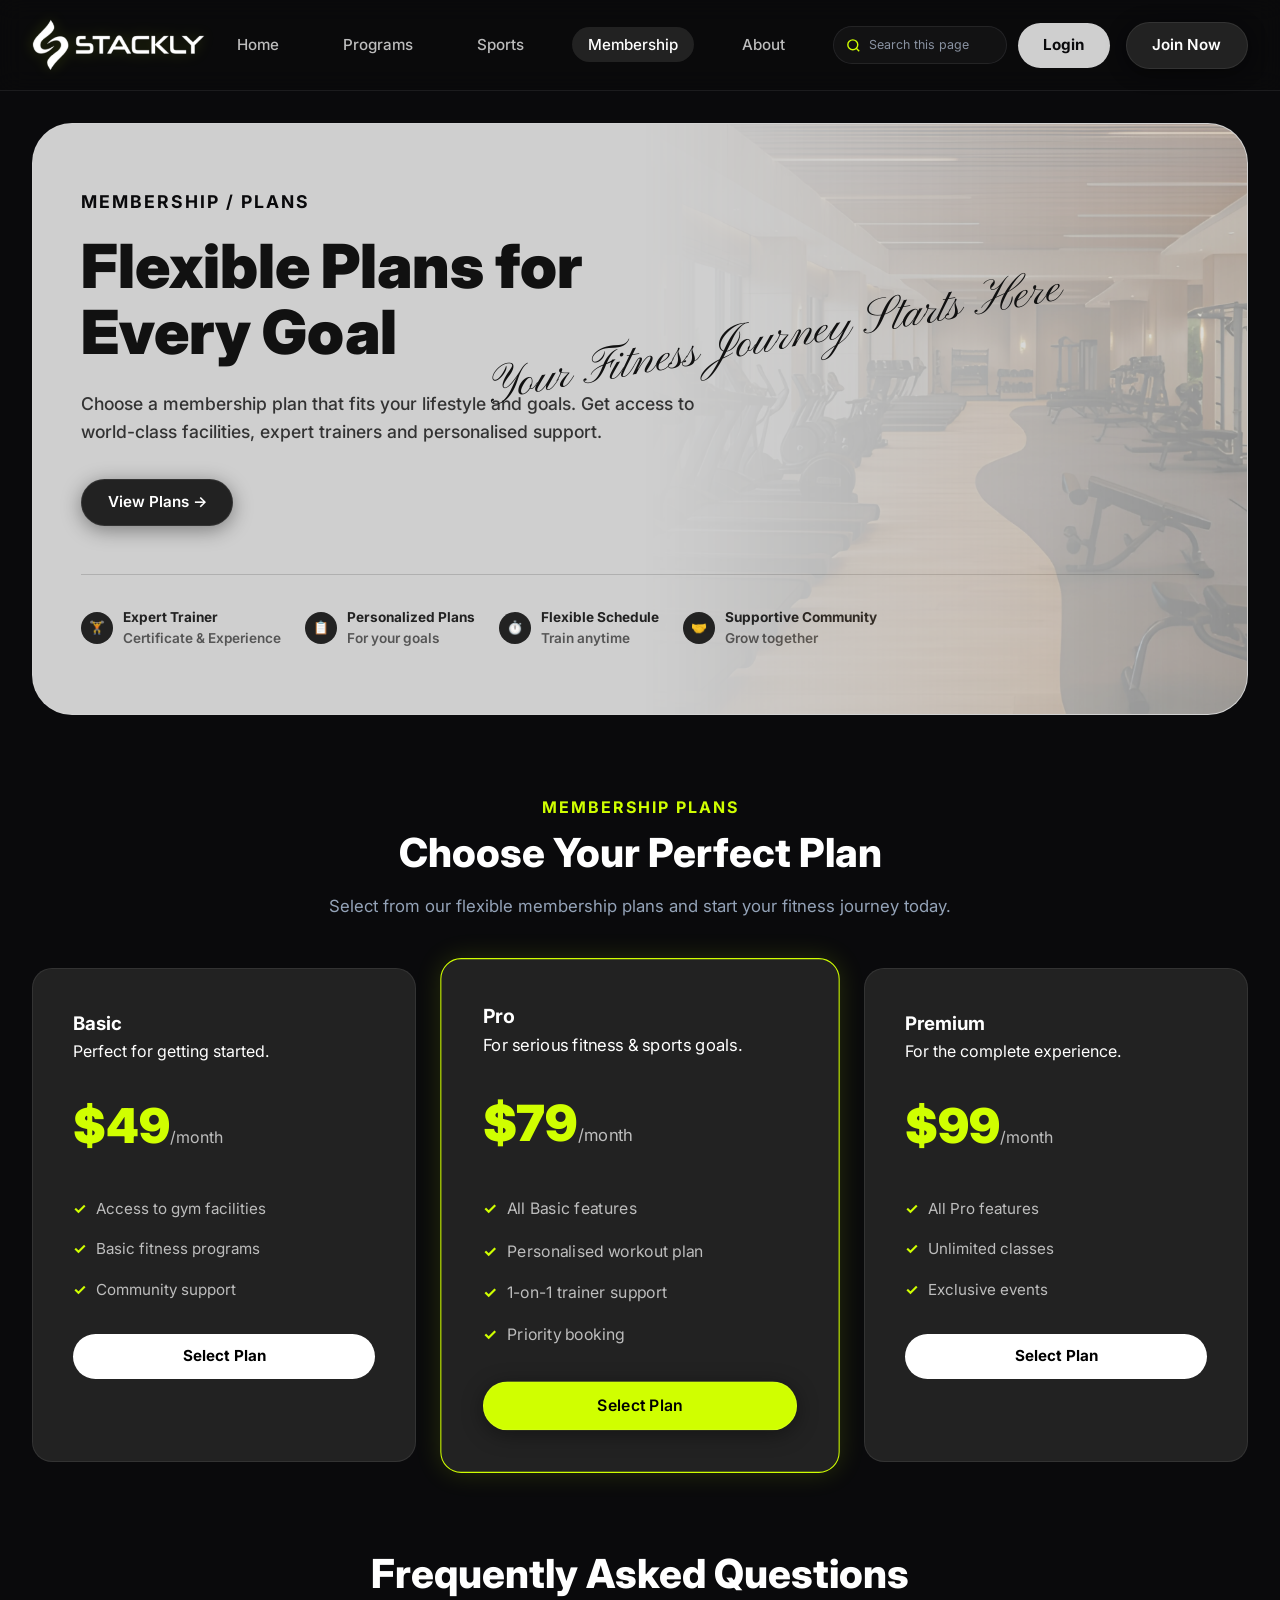
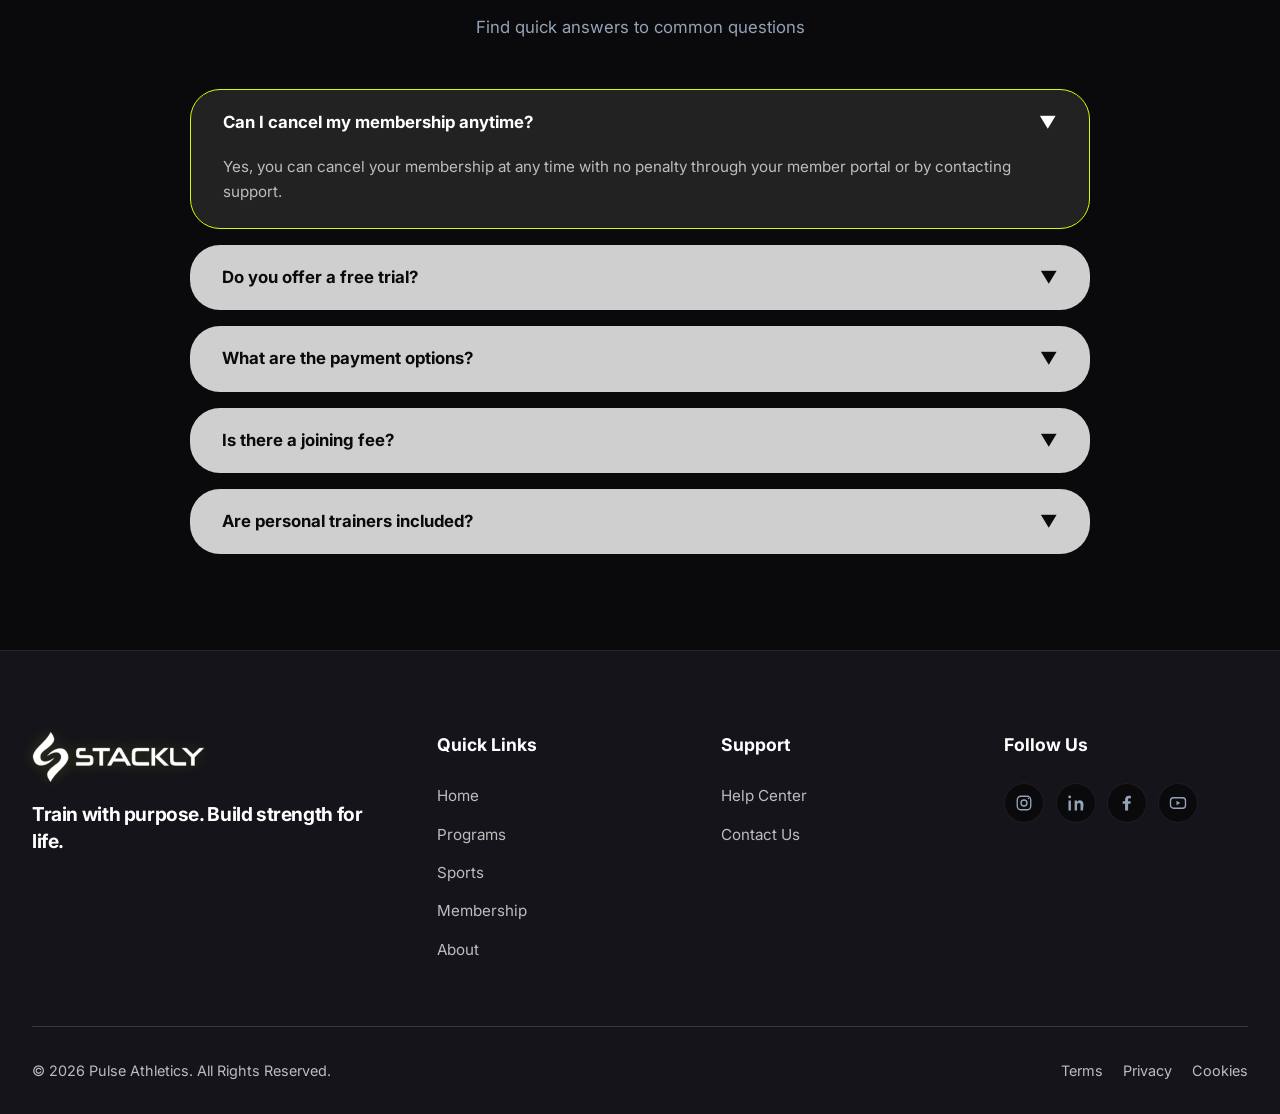
<file: membership.html>
<!DOCTYPE html>
<html lang="en">
<head>
  <meta charset="UTF-8">
  <meta name="viewport" content="width=device-width, initial-scale=1.0">
  <title>Pulse Athletics | Membership</title>
  <link rel="stylesheet" href="css/styles.css">
  <link href="https://fonts.googleapis.com/css2?family=Pinyon+Script&family=Inter:wght@400;500;600;700;800;900&display=swap" rel="stylesheet">
</head>
<body>
  <!-- Preloader -->
  <div id="preloader">
    <div class="loader-element"><img class="loader-logo" src="img/logo.webp" alt="Logo"></div>
    <div class="loader-pulse" aria-hidden="true">
      <svg viewBox="0 0 220 44" focusable="false">
        <path class="loader-pulse-line" pathLength="220" d="M2 22h48l10-1 8-8 9 22 10-34 11 22 8-1h28l8-1 9-8 9 16 10-8h28" />
      </svg>
    </div>
    <div class="loader-progress" role="progressbar" aria-label="Page loading" aria-valuemin="0" aria-valuemax="100" aria-valuenow="0"><span id="loading-progress"></span></div>
    <div class="loader-counter" id="loading-counter">0%</div>
    <div class="loader-text" id="loading-status">LOADING MEMBERSHIP...</div>
  </div>

  <header>
    <div class="nav-container">
      <a href="index.html" class="logo-container">
        <img class="site-logo" src="img/logo.webp" alt="Logo">
      </a>
      <ul class="nav-links">
        <li><a href="index.html">Home</a></li>
        <li><a href="programs.html">Programs</a></li>
        <li><a href="sports.html">Sports</a></li>
        <li><a href="membership.html" class="active">Membership</a></li>
        <li><a href="about.html">About</a></li>
        <li class="nav-search-item">
          <form class="nav-search" role="search">
            <button type="submit" aria-label="Search this page"><svg viewBox="0 0 24 24" fill="none" stroke="currentColor" stroke-width="2" aria-hidden="true"><circle cx="11" cy="11" r="7"></circle><path d="m20 20-4-4"></path></svg></button>
            <input type="search" name="q" placeholder="Search this page" aria-label="Search this page">
            <span class="nav-search-status" aria-live="polite"></span>
          </form>
        </li>
      </ul>
      <div class="nav-actions">
        <a href="login.html" class="btn btn-outline">Login</a>
        <a href="signup.html" class="btn btn-primary">Join Now</a>
      </div>
      <div class="hamburger"><span></span><span></span><span></span></div>
    </div>
  </header>

  <section class="hero-section">
    <div class="hero-banner">
      <div class="hero-content">
        <span class="hero-tag">MEMBERSHIP / PLANS</span>
        <h1>Flexible Plans for Every Goal</h1>
        <p>Choose a membership plan that fits your lifestyle and goals. Get access to world-class facilities, expert trainers and personalised support.</p>
        <a href="#plans-section" class="btn btn-primary" style="background: var(--dark-pill); color: #fff;">View Plans →</a>
      </div>
      <div class="script-tagline">Your Fitness Journey Starts Here</div>
      <div class="hero-features-bar">
        <div class="feature-pill"><div class="feature-icon-circle">🏋️</div><div><strong>Expert Trainer</strong><br><span style="color:#555">Certificate & Experience</span></div></div>
        <div class="feature-pill"><div class="feature-icon-circle">📋</div><div><strong>Personalized Plans</strong><br><span style="color:#555">For your goals</span></div></div>
        <div class="feature-pill"><div class="feature-icon-circle">⏱️</div><div><strong>Flexible Schedule</strong><br><span style="color:#555">Train anytime</span></div></div>
        <div class="feature-pill"><div class="feature-icon-circle">🤝</div><div><strong>Supportive Community</strong><br><span style="color:#555">Grow together</span></div></div>
      </div>
    </div>
  </section>

  <!-- Plans Section -->
  <section class="section-container" id="plans-section">
    <div class="section-header" style="text-align: center;">
      <span style="color: var(--accent-volt); text-transform: uppercase; font-weight: 700; letter-spacing: 2px;">MEMBERSHIP PLANS</span>
      <h2>Choose Your Perfect Plan</h2>
      <p>Select from our flexible membership plans and start your fitness journey today.</p>
    </div>
    <div class="pricing-grid">
      <div class="pricing-card">
        <div>
          <h3>Basic</h3>
          <p>Perfect for getting started.</p>
          <div class="price">$49<span>/month</span></div>
          <ul class="pricing-features">
            <li>Access to gym facilities</li>
            <li>Basic fitness programs</li>
            <li>Community support</li>
          </ul>
        </div>
        <a href="signup.html?plan=Basic" class="btn btn-outline" style="width: 100%; justify-content: center; background: #fff; color: #000;">Select Plan</a>
      </div>
      <div class="pricing-card emphasised">
        <div>
          <h3>Pro</h3>
          <p>For serious fitness & sports goals.</p>
          <div class="price">$79<span>/month</span></div>
          <ul class="pricing-features">
            <li>All Basic features</li>
            <li>Personalised workout plan</li>
            <li>1-on-1 trainer support</li>
            <li>Priority booking</li>
          </ul>
        </div>
        <a href="signup.html?plan=Pro" class="btn btn-primary" style="width: 100%; justify-content: center; background: var(--accent-volt); color: #000;">Select Plan</a>
      </div>
      <div class="pricing-card">
        <div>
          <h3>Premium</h3>
          <p>For the complete experience.</p>
          <div class="price">$99<span>/month</span></div>
          <ul class="pricing-features">
            <li>All Pro features</li>
            <li>Unlimited classes</li>
            <li>Exclusive events</li>
          </ul>
        </div>
        <a href="signup.html?plan=Premium" class="btn btn-outline" style="width: 100%; justify-content: center; background: #fff; color: #000;">Select Plan</a>
      </div>
    </div>
  </section>

  <!-- FAQ Section -->
  <section class="section-container">
    <div class="section-header" style="text-align: center;">
      <h2>Frequently Asked Questions</h2>
      <p>Find quick answers to common questions</p>
    </div>
    <div class="faq-container">
      <div class="faq-item active">
        <div class="faq-question">Can I cancel my membership anytime? <span>▼</span></div>
        <div class="faq-answer">Yes, you can cancel your membership at any time with no penalty through your member portal or by contacting support.</div>
      </div>
      <div class="faq-item">
        <div class="faq-question">Do you offer a free trial? <span>▼</span></div>
        <div class="faq-answer">Yes! We offer a 7-day free trial for new members to explore our facilities, classes, and expert trainers.</div>
      </div>
      <div class="faq-item">
        <div class="faq-question">What are the payment options? <span>▼</span></div>
        <div class="faq-answer">We accept all major credit cards, debit cards, UPI, and net banking for monthly and annual membership billing.</div>
      </div>
      <div class="faq-item">
        <div class="faq-question">Is there a joining fee? <span>▼</span></div>
        <div class="faq-answer">No, there are zero joining fees when you sign up for any of our standard membership plans.</div>
      </div>
      <div class="faq-item">
        <div class="faq-question">Are personal trainers included? <span>▼</span></div>
        <div class="faq-answer">Personal trainer support is included in Pro and Premium plans. Basic members can book sessions separately.</div>
      </div>
    </div>
  </section>

  <footer>
    <div class="footer-container">
      <div class="footer-brand">
        <img class="site-logo" src="img/logo.webp" alt="Logo">
        <p class="footer-quote">Train with purpose. Build strength for life.</p>
      </div>
      <div class="footer-links">
        <h4>Quick Links</h4>
        <ul>
          <li><a href="index.html">Home</a></li>
          <li><a href="programs.html">Programs</a></li>
          <li><a href="sports.html">Sports</a></li>
          <li><a href="membership.html">Membership</a></li>
          <li><a href="about.html">About</a></li>
        </ul>
      </div>
      <div class="footer-links">
        <h4>Support</h4>
        <ul>
          <li><a href="dashboard.html#faq">Help Center</a></li>
          <li><a href="dashboard.html#contact-support">Contact Us</a></li>
        </ul>
      </div>
      <div class="footer-links">
        <h4>Follow Us</h4>
        <div class="footer-socials">
          <a href="https://www.instagram.com/" target="_blank" rel="noopener noreferrer" aria-label="Instagram"><svg viewBox="0 0 24 24" fill="none" stroke="currentColor" stroke-width="1.8" aria-hidden="true"><rect x="3" y="3" width="18" height="18" rx="5"></rect><circle cx="12" cy="12" r="4"></circle><circle cx="18" cy="6" r="1" fill="currentColor" stroke="none"></circle></svg></a>
          <a href="https://www.linkedin.com/" target="_blank" rel="noopener noreferrer" aria-label="LinkedIn"><svg class="icon-solid" viewBox="0 0 24 24" aria-hidden="true"><path d="M5.2 8.6H2V22h3.2V8.6ZM3.6 2a1.9 1.9 0 1 0 0 3.8 1.9 1.9 0 0 0 0-3.8ZM22 14.3c0-4-2.1-5.9-4.9-5.9a4.2 4.2 0 0 0-3.8 2.1V8.6h-3.1V22h3.2v-6.6c0-1.7.3-3.4 2.5-3.4s2.2 2 2.2 3.5V22h3.2l.7-7.7Z"></path></svg></a>
          <a href="https://www.facebook.com/" target="_blank" rel="noopener noreferrer" aria-label="Facebook"><svg class="icon-solid" viewBox="0 0 24 24" aria-hidden="true"><path d="M13.5 22v-9h3l.5-3.5h-3.5V7.3c0-1 .3-1.7 1.8-1.7h1.9V2.5c-.9-.1-1.9-.2-2.9-.2-2.9 0-4.9 1.8-4.9 5v2.2H6.2V13h3.2v9h4.1Z"></path></svg></a>
          <a href="https://www.youtube.com/" target="_blank" rel="noopener noreferrer" aria-label="YouTube"><svg viewBox="0 0 24 24" fill="none" stroke="currentColor" stroke-width="1.8" aria-hidden="true"><rect x="2" y="5" width="20" height="14" rx="4"></rect><path d="m10 9 5 3-5 3z" fill="currentColor" stroke="none"></path></svg></a>
        </div>
      </div>
    </div>
    <div class="footer-bottom">
      <p class="footer-copyright">&copy; <span id="footer-year">2026</span> Pulse Athletics. All Rights Reserved.</p>
      <nav class="footer-legal" aria-label="Legal links">
        <a href="dashboard.html#terms">Terms</a>
        <a href="dashboard.html#privacy">Privacy</a>
        <a href="dashboard.html#cookies">Cookies</a>
      </nav>
    </div>
  </footer>

  <script src="js/main.js"></script>
</body>
</html>
</file>
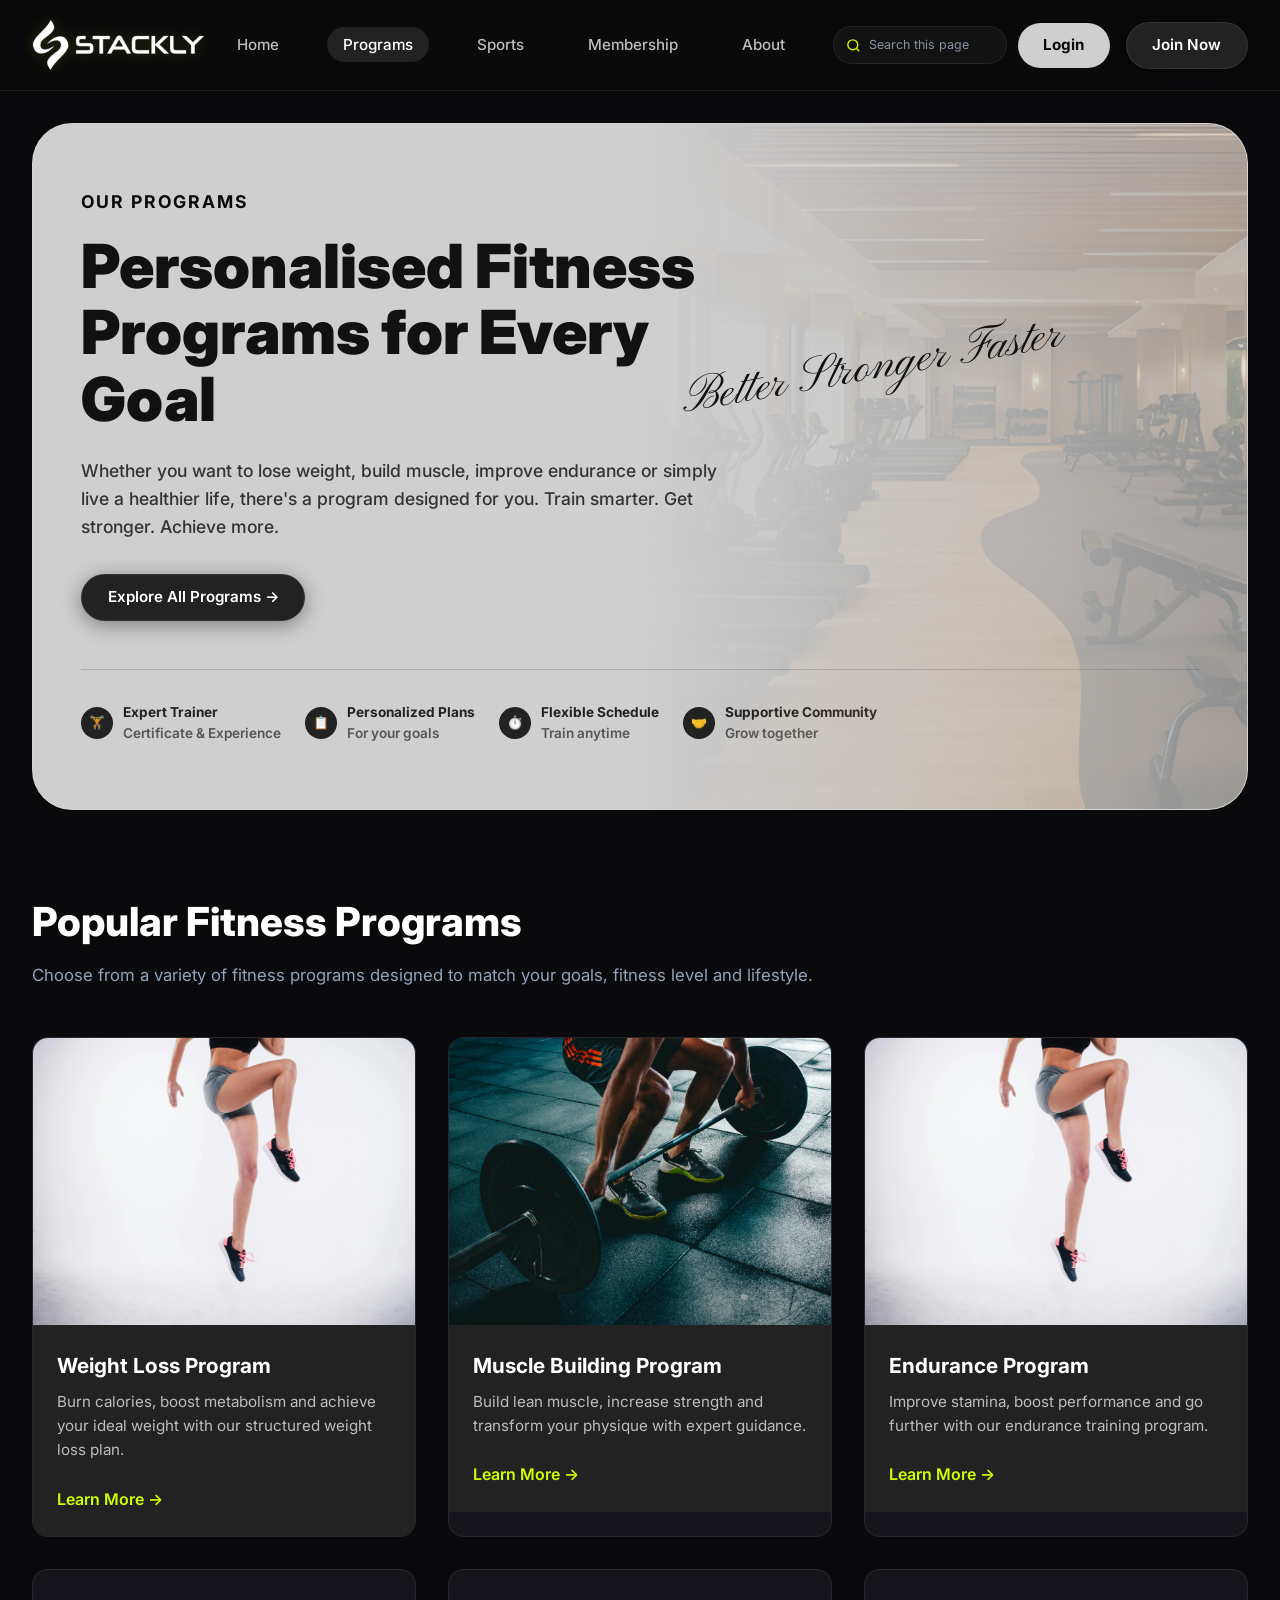
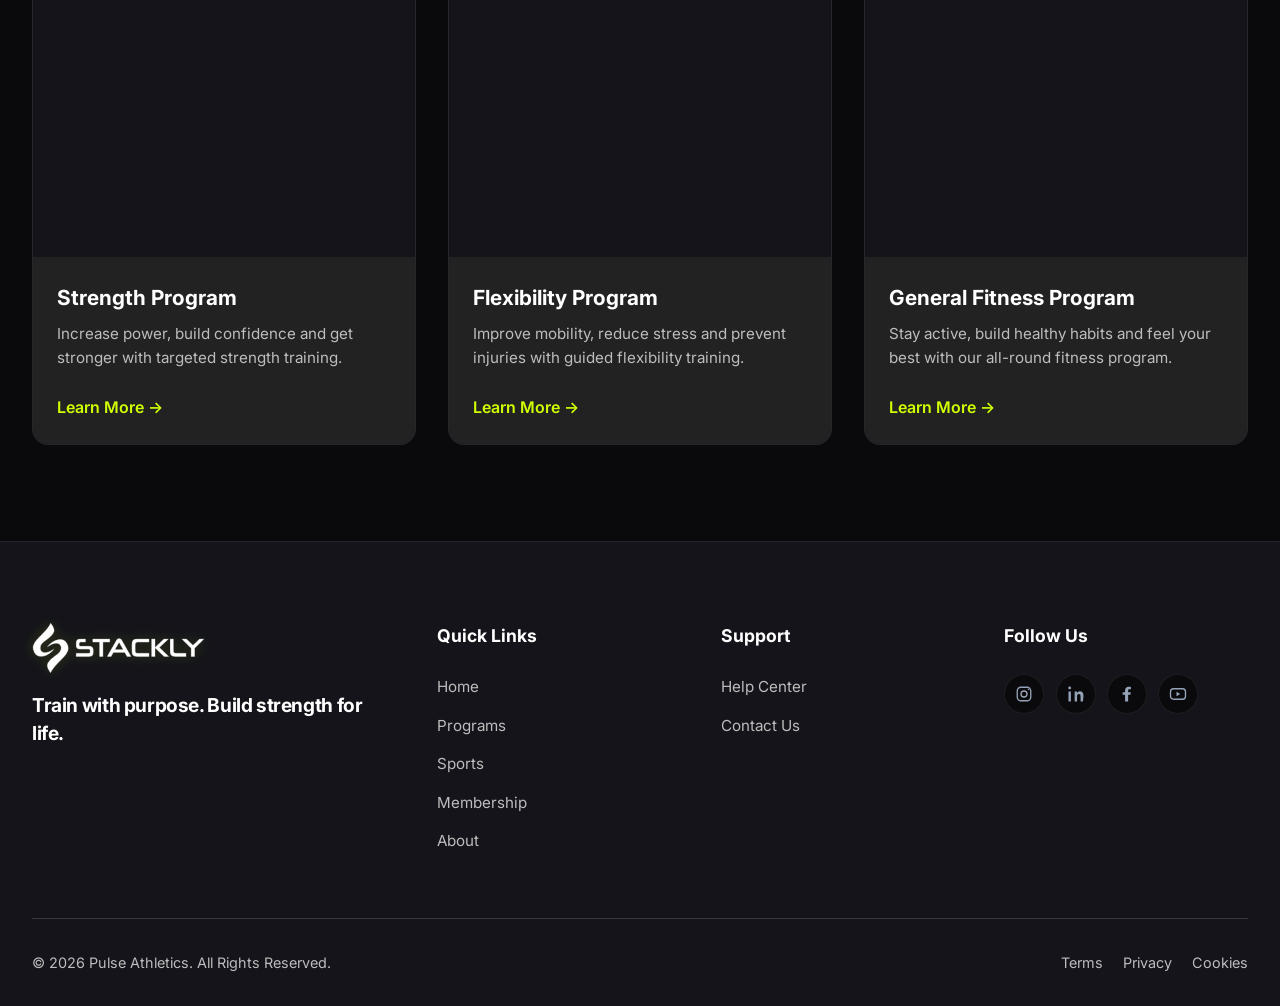
<file: programs.html>
<!DOCTYPE html>
<html lang="en">
<head>
  <meta charset="UTF-8">
  <meta name="viewport" content="width=device-width, initial-scale=1.0">
  <title>Pulse Athletics | Programs</title>
  <link rel="stylesheet" href="css/styles.css">
  <link href="https://fonts.googleapis.com/css2?family=Pinyon+Script&family=Inter:wght@400;500;600;700;800;900&display=swap" rel="stylesheet">
</head>
<body>
  <!-- Preloader -->
  <div id="preloader">
    <div class="loader-element"><img class="loader-logo" src="img/logo.webp" alt="Logo"></div>
    <div class="loader-pulse" aria-hidden="true">
      <svg viewBox="0 0 220 44" focusable="false">
        <path class="loader-pulse-line" pathLength="220" d="M2 22h48l10-1 8-8 9 22 10-34 11 22 8-1h28l8-1 9-8 9 16 10-8h28" />
      </svg>
    </div>
    <div class="loader-progress" role="progressbar" aria-label="Page loading" aria-valuemin="0" aria-valuemax="100" aria-valuenow="0"><span id="loading-progress"></span></div>
    <div class="loader-counter" id="loading-counter">0%</div>
    <div class="loader-text" id="loading-status">LOADING PROGRAMS...</div>
  </div>

  <header>
    <div class="nav-container">
      <a href="index.html" class="logo-container">
        <img class="site-logo" src="img/logo.webp" alt="Logo">
      </a>
      <ul class="nav-links">
        <li><a href="index.html">Home</a></li>
        <li><a href="programs.html" class="active">Programs</a></li>
        <li><a href="sports.html">Sports</a></li>
        <li><a href="membership.html">Membership</a></li>
        <li><a href="about.html">About</a></li>
        <li class="nav-search-item">
          <form class="nav-search" role="search">
            <button type="submit" aria-label="Search this page"><svg viewBox="0 0 24 24" fill="none" stroke="currentColor" stroke-width="2" aria-hidden="true"><circle cx="11" cy="11" r="7"></circle><path d="m20 20-4-4"></path></svg></button>
            <input type="search" name="q" placeholder="Search this page" aria-label="Search this page">
            <span class="nav-search-status" aria-live="polite"></span>
          </form>
        </li>
      </ul>
      <div class="nav-actions">
        <a href="login.html" class="btn btn-outline">Login</a>
        <a href="signup.html" class="btn btn-primary">Join Now</a>
      </div>
      <div class="hamburger"><span></span><span></span><span></span></div>
    </div>
  </header>

  <section class="hero-section">
    <div class="hero-banner">
      <div class="hero-content">
        <span class="hero-tag">OUR PROGRAMS</span>
        <h1>Personalised Fitness Programs for Every Goal</h1>
        <p>Whether you want to lose weight, build muscle, improve endurance or simply live a healthier life, there's a program designed for you. Train smarter. Get stronger. Achieve more.</p>
        <a href="#grid-section" class="btn btn-primary" style="background: var(--dark-pill); color: #fff;">Explore All Programs →</a>
      </div>
      <div class="script-tagline">Better Stronger Faster</div>
      <div class="hero-features-bar">
        <div class="feature-pill"><div class="feature-icon-circle">🏋️</div><div><strong>Expert Trainer</strong><br><span style="color:#555">Certificate & Experience</span></div></div>
        <div class="feature-pill"><div class="feature-icon-circle">📋</div><div><strong>Personalized Plans</strong><br><span style="color:#555">For your goals</span></div></div>
        <div class="feature-pill"><div class="feature-icon-circle">⏱️</div><div><strong>Flexible Schedule</strong><br><span style="color:#555">Train anytime</span></div></div>
        <div class="feature-pill"><div class="feature-icon-circle">🤝</div><div><strong>Supportive Community</strong><br><span style="color:#555">Grow together</span></div></div>
      </div>
    </div>
  </section>

  <!-- Featured Programs Grid -->
  <section class="section-container" id="grid-section">
    <div class="section-header">
      <h2>Popular Fitness Programs</h2>
      <p>Choose from a variety of fitness programs designed to match your goals, fitness level and lifestyle.</p>
    </div>
    <div class="grid-3">
      <div class="card">
        <img src="img/clem-onojeghuo-n6gnCa77Urc-unsplash.webp" class="card-img" alt="Athlete training for weight management" loading="lazy" decoding="async">
        <div class="card-body">
          <h3>Weight Loss Program</h3>
          <p>Burn calories, boost metabolism and achieve your ideal weight with our structured weight loss plan.</p>
          <a href="signup.html" style="color: var(--accent-volt); font-weight: 600;">Learn More →</a>
        </div>
      </div>
      <div class="card">
        <img src="img/victor-freitas-WvDYdXDzkhs-unsplash.webp" class="card-img" alt="Athlete strength training with free weights" loading="lazy" decoding="async">
        <div class="card-body">
          <h3>Muscle Building Program</h3>
          <p>Build lean muscle, increase strength and transform your physique with expert guidance.</p>
          <a href="signup.html" style="color: var(--accent-volt); font-weight: 600;">Learn More →</a>
        </div>
      </div>
      <div class="card">
        <img src="img/clem-onojeghuo-n6gnCa77Urc-unsplash.webp" class="card-img" alt="Runner working through an endurance workout" loading="lazy" decoding="async">
        <div class="card-body">
          <h3>Endurance Program</h3>
          <p>Improve stamina, boost performance and go further with our endurance training program.</p>
          <a href="signup.html" style="color: var(--accent-volt); font-weight: 600;">Learn More →</a>
        </div>
      </div>
      <div class="card">
        <img src="img/andrew-valdivia-lJpkdx-bNc0-unsplash.webp" class="card-img" alt="Athlete training with a loaded barbell" loading="lazy" decoding="async">
        <div class="card-body">
          <h3>Strength Program</h3>
          <p>Increase power, build confidence and get stronger with targeted strength training.</p>
          <a href="signup.html" style="color: var(--accent-volt); font-weight: 600;">Learn More →</a>
        </div>
      </div>
      <div class="card">
        <img src="img/logan-weaver-lgnwvr-u76Gd0hP5w4-unsplash.webp" class="card-img" alt="Athletes practicing a flexibility and mobility routine" loading="lazy" decoding="async">
        <div class="card-body">
          <h3>Flexibility Program</h3>
          <p>Improve mobility, reduce stress and prevent injuries with guided flexibility training.</p>
          <a href="signup.html" style="color: var(--accent-volt); font-weight: 600;">Learn More →</a>
        </div>
      </div>
      <div class="card">
        <img src="img/bruce-mars-gJtDg6WfMlQ-unsplash.webp" class="card-img" alt="Group fitness training session" loading="lazy" decoding="async">
        <div class="card-body">
          <h3>General Fitness Program</h3>
          <p>Stay active, build healthy habits and feel your best with our all-round fitness program.</p>
          <a href="signup.html" style="color: var(--accent-volt); font-weight: 600;">Learn More →</a>
        </div>
      </div>
    </div>
  </section>

  <footer>
    <div class="footer-container">
      <div class="footer-brand">
        <img class="site-logo" src="img/logo.webp" alt="Logo">
        <p class="footer-quote">Train with purpose. Build strength for life.</p>
      </div>
      <div class="footer-links">
        <h4>Quick Links</h4>
        <ul>
          <li><a href="index.html">Home</a></li>
          <li><a href="programs.html">Programs</a></li>
          <li><a href="sports.html">Sports</a></li>
          <li><a href="membership.html">Membership</a></li>
          <li><a href="about.html">About</a></li>
        </ul>
      </div>
      <div class="footer-links">
        <h4>Support</h4>
        <ul>
          <li><a href="dashboard.html#faq">Help Center</a></li>
          <li><a href="dashboard.html#contact-support">Contact Us</a></li>
        </ul>
      </div>
      <div class="footer-links">
        <h4>Follow Us</h4>
        <div class="footer-socials">
          <a href="https://www.instagram.com/" target="_blank" rel="noopener noreferrer" aria-label="Instagram"><svg viewBox="0 0 24 24" fill="none" stroke="currentColor" stroke-width="1.8" aria-hidden="true"><rect x="3" y="3" width="18" height="18" rx="5"></rect><circle cx="12" cy="12" r="4"></circle><circle cx="18" cy="6" r="1" fill="currentColor" stroke="none"></circle></svg></a>
          <a href="https://www.linkedin.com/" target="_blank" rel="noopener noreferrer" aria-label="LinkedIn"><svg class="icon-solid" viewBox="0 0 24 24" aria-hidden="true"><path d="M5.2 8.6H2V22h3.2V8.6ZM3.6 2a1.9 1.9 0 1 0 0 3.8 1.9 1.9 0 0 0 0-3.8ZM22 14.3c0-4-2.1-5.9-4.9-5.9a4.2 4.2 0 0 0-3.8 2.1V8.6h-3.1V22h3.2v-6.6c0-1.7.3-3.4 2.5-3.4s2.2 2 2.2 3.5V22h3.2l.7-7.7Z"></path></svg></a>
          <a href="https://www.facebook.com/" target="_blank" rel="noopener noreferrer" aria-label="Facebook"><svg class="icon-solid" viewBox="0 0 24 24" aria-hidden="true"><path d="M13.5 22v-9h3l.5-3.5h-3.5V7.3c0-1 .3-1.7 1.8-1.7h1.9V2.5c-.9-.1-1.9-.2-2.9-.2-2.9 0-4.9 1.8-4.9 5v2.2H6.2V13h3.2v9h4.1Z"></path></svg></a>
          <a href="https://www.youtube.com/" target="_blank" rel="noopener noreferrer" aria-label="YouTube"><svg viewBox="0 0 24 24" fill="none" stroke="currentColor" stroke-width="1.8" aria-hidden="true"><rect x="2" y="5" width="20" height="14" rx="4"></rect><path d="m10 9 5 3-5 3z" fill="currentColor" stroke="none"></path></svg></a>
        </div>
      </div>
    </div>
    <div class="footer-bottom">
      <p class="footer-copyright">&copy; <span id="footer-year">2026</span> Pulse Athletics. All Rights Reserved.</p>
      <nav class="footer-legal" aria-label="Legal links">
        <a href="dashboard.html#terms">Terms</a>
        <a href="dashboard.html#privacy">Privacy</a>
        <a href="dashboard.html#cookies">Cookies</a>
      </nav>
    </div>
  </footer>

  <script src="js/main.js"></script>
</body>
</html>
</file>
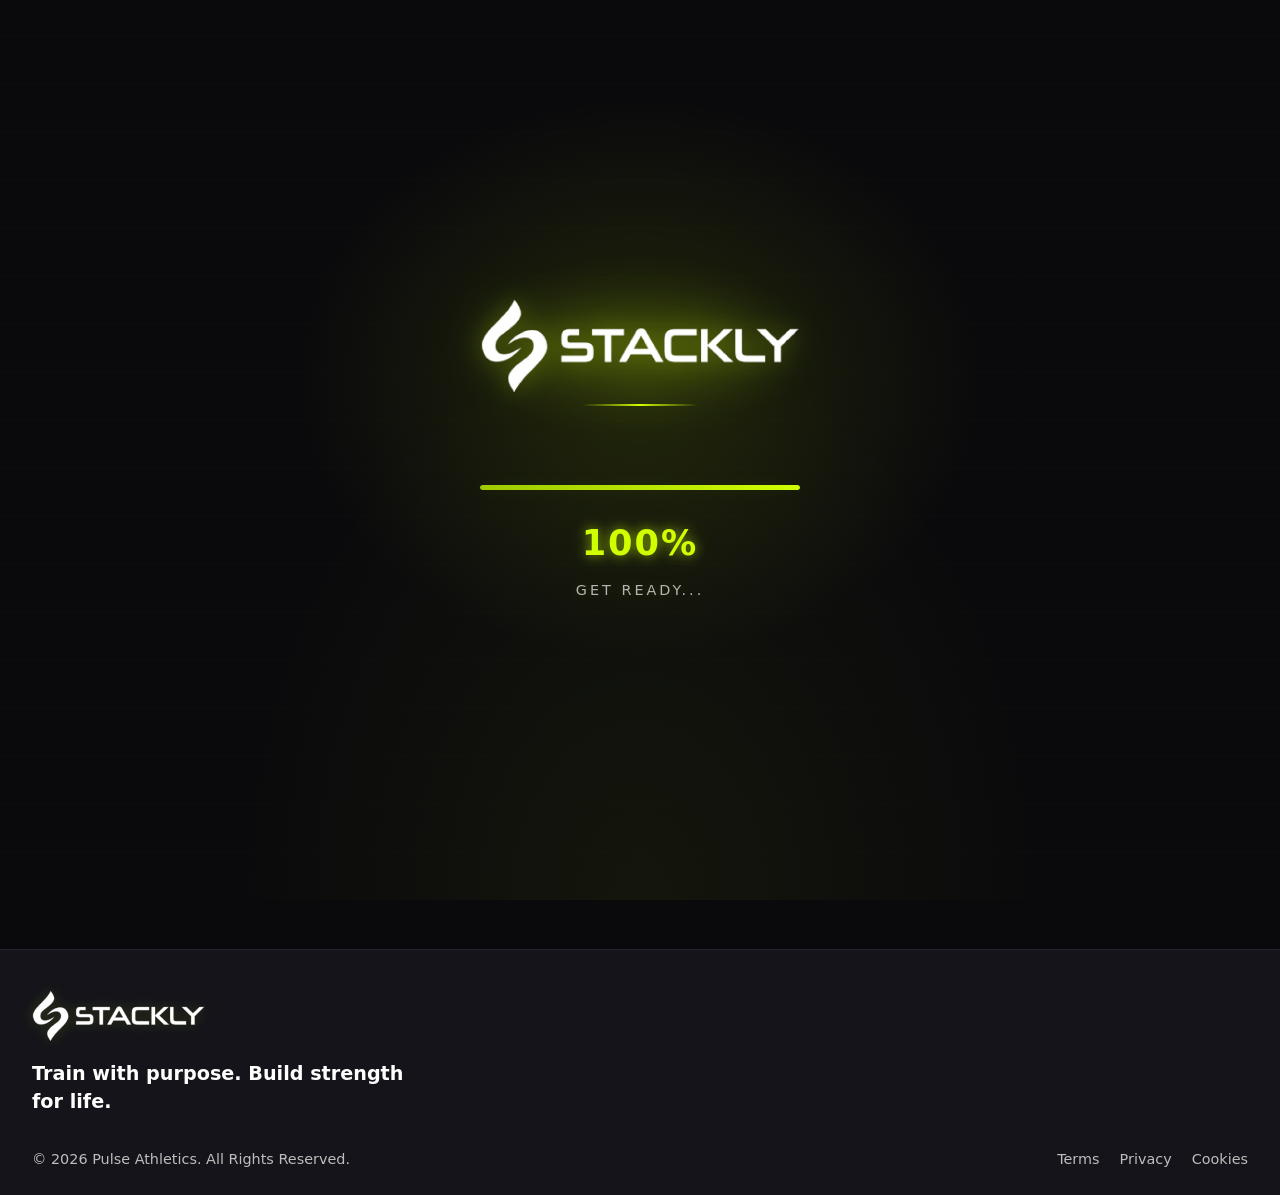
<file: signup.html>
<!DOCTYPE html>
<html lang="en">
<head>
  <meta charset="UTF-8">
  <meta name="viewport" content="width=device-width, initial-scale=1.0">
  <title>Pulse Athletics | Sign Up</title>
  <link rel="stylesheet" href="css/styles.css">
  <style>
    .auth-wrapper {
      min-height: 90vh;
      display: flex;
      align-items: center;
      justify-content: center;
      padding: 2rem;
    }
    .auth-card {
      background: var(--surface-slate);
      border: 1px solid var(--border-glass);
      border-radius: 20px;
      padding: 3rem;
      width: 100%;
      max-width: 480px;
    }
    .form-group {
      margin-bottom: 1.2rem;
    }
    .form-group label {
      display: block;
      font-size: 0.9rem;
      margin-bottom: 0.4rem;
      color: var(--text-muted);
    }
    .form-group input {
      width: 100%;
      padding: 0.75rem 1rem;
      background: var(--bg-void);
      border: 1px solid var(--border-glass);
      border-radius: 8px;
      color: var(--text-main);
      font-size: 0.95rem;
    }
    .form-group input:focus {
      outline: none;
      border-color: var(--accent-volt);
    }
  </style>
</head>
<body>
  <div id="preloader">
    <div class="loader-element"><img class="loader-logo" src="img/logo.webp" alt="Logo"></div>
    <div class="loader-pulse" aria-hidden="true">
      <svg viewBox="0 0 220 44" focusable="false">
        <path class="loader-pulse-line" pathLength="220" d="M2 22h48l10-1 8-8 9 22 10-34 11 22 8-1h28l8-1 9-8 9 16 10-8h28" />
      </svg>
    </div>
    <div class="loader-progress" role="progressbar" aria-label="Page loading" aria-valuemin="0" aria-valuemax="100" aria-valuenow="0"><span id="loading-progress"></span></div>
    <div class="loader-counter" id="loading-counter">0%</div>
    <div class="loader-text" id="loading-status">PREPARING YOUR ACCOUNT...</div>
  </div>
  <header>
    <div class="nav-container">
      <a href="index.html" class="logo-container">
        <img class="site-logo" src="img/logo.webp" alt="Logo">
      </a>
      <a href="index.html" class="btn btn-outline" style="background: var(--panel-gray); color: #000;">Back to Home</a>
    </div>
  </header>

  <div class="auth-wrapper">
    <div class="auth-card">
      <div style="display: flex; gap: 1rem; margin-bottom: 2rem; background: var(--bg-void); padding: 0.4rem; border-radius: 30px;">
        <a href="signup.html" class="btn btn-primary" style="flex: 1; justify-content: center; background: var(--dark-pill);">Sign up</a>
        <a href="login.html" class="btn btn-outline" style="flex: 1; justify-content: center; background: transparent; color: var(--text-muted);">Log in</a>
      </div>

      <div id="plan-chip" style="display: none; background: rgba(208, 255, 0, 0.1); border: 1px solid var(--accent-volt); padding: 0.5rem 1rem; border-radius: 8px; margin-bottom: 1.5rem; color: var(--accent-volt); font-size: 0.9rem; font-weight: 600;">
        Selected Plan: <span id="plan-name">Pro</span>
      </div>

      <h2 style="font-size: 2rem; margin-bottom: 0.5rem;">Create Your Account</h2>
      <p style="color: var(--text-muted); margin-bottom: 2rem;">Sign up to get started with your fitness journey.</p>
      
      <form id="signup-form">
        <div class="grid-2" style="gap: 1rem;">
          <div class="form-group">
            <label>First Name</label>
            <input type="text" placeholder="First Name" required>
          </div>
          <div class="form-group">
            <label>Last Name</label>
            <input type="text" placeholder="Last Name" required>
          </div>
        </div>
        <div class="form-group">
          <label>Email Address</label>
          <input type="email" placeholder="name@organization.com" required>
        </div>
        <div class="form-group">
          <label>Password</label>
          <input type="password" placeholder="At least 8 characters" required>
        </div>
        <div style="margin-bottom: 1.5rem; font-size: 0.9rem;">
          <label style="display: flex; align-items: center; gap: 8px; color: var(--text-muted); cursor: pointer;">
            <input type="checkbox" required style="accent-color: var(--accent-volt);"> I agree to <a href="dashboard.html#terms" style="color: var(--accent-volt);">Terms & Conditions</a>
          </label>
        </div>
        <button type="submit" class="btn btn-primary" style="width: 100%; justify-content: center; padding: 0.9rem; background: var(--dark-pill); color: #fff;">Create Account</button>
      </form>
      <p style="margin-top: 1.5rem; text-align: center; color: var(--text-muted); font-size: 0.9rem;">
        Already have an account? <a href="login.html" style="color: var(--accent-volt); font-weight: 600;">Login</a>
      </p>
    </div>
  </div>

  <footer class="auth-footer">
    <div class="auth-footer-brand">
      <img class="site-logo" src="img/logo.webp" alt="Logo">
      <p class="footer-quote">Train with purpose. Build strength for life.</p>
    </div>
    <div class="footer-bottom">
      <p class="footer-copyright">&copy; <span id="footer-year">2026</span> Pulse Athletics. All Rights Reserved.</p>
      <nav class="footer-legal" aria-label="Legal links">
        <a href="dashboard.html#terms">Terms</a>
        <a href="dashboard.html#privacy">Privacy</a>
        <a href="dashboard.html#cookies">Cookies</a>
      </nav>
    </div>
  </footer>

  <script>
    const urlParams = new URLSearchParams(window.location.search);
    const plan = urlParams.get('plan');
    if (plan) {
      document.getElementById('plan-chip').style.display = 'block';
      document.getElementById('plan-name').textContent = plan;
    }
  </script>
  <script src="js/main.js"></script>
</body>
</html>
</file>
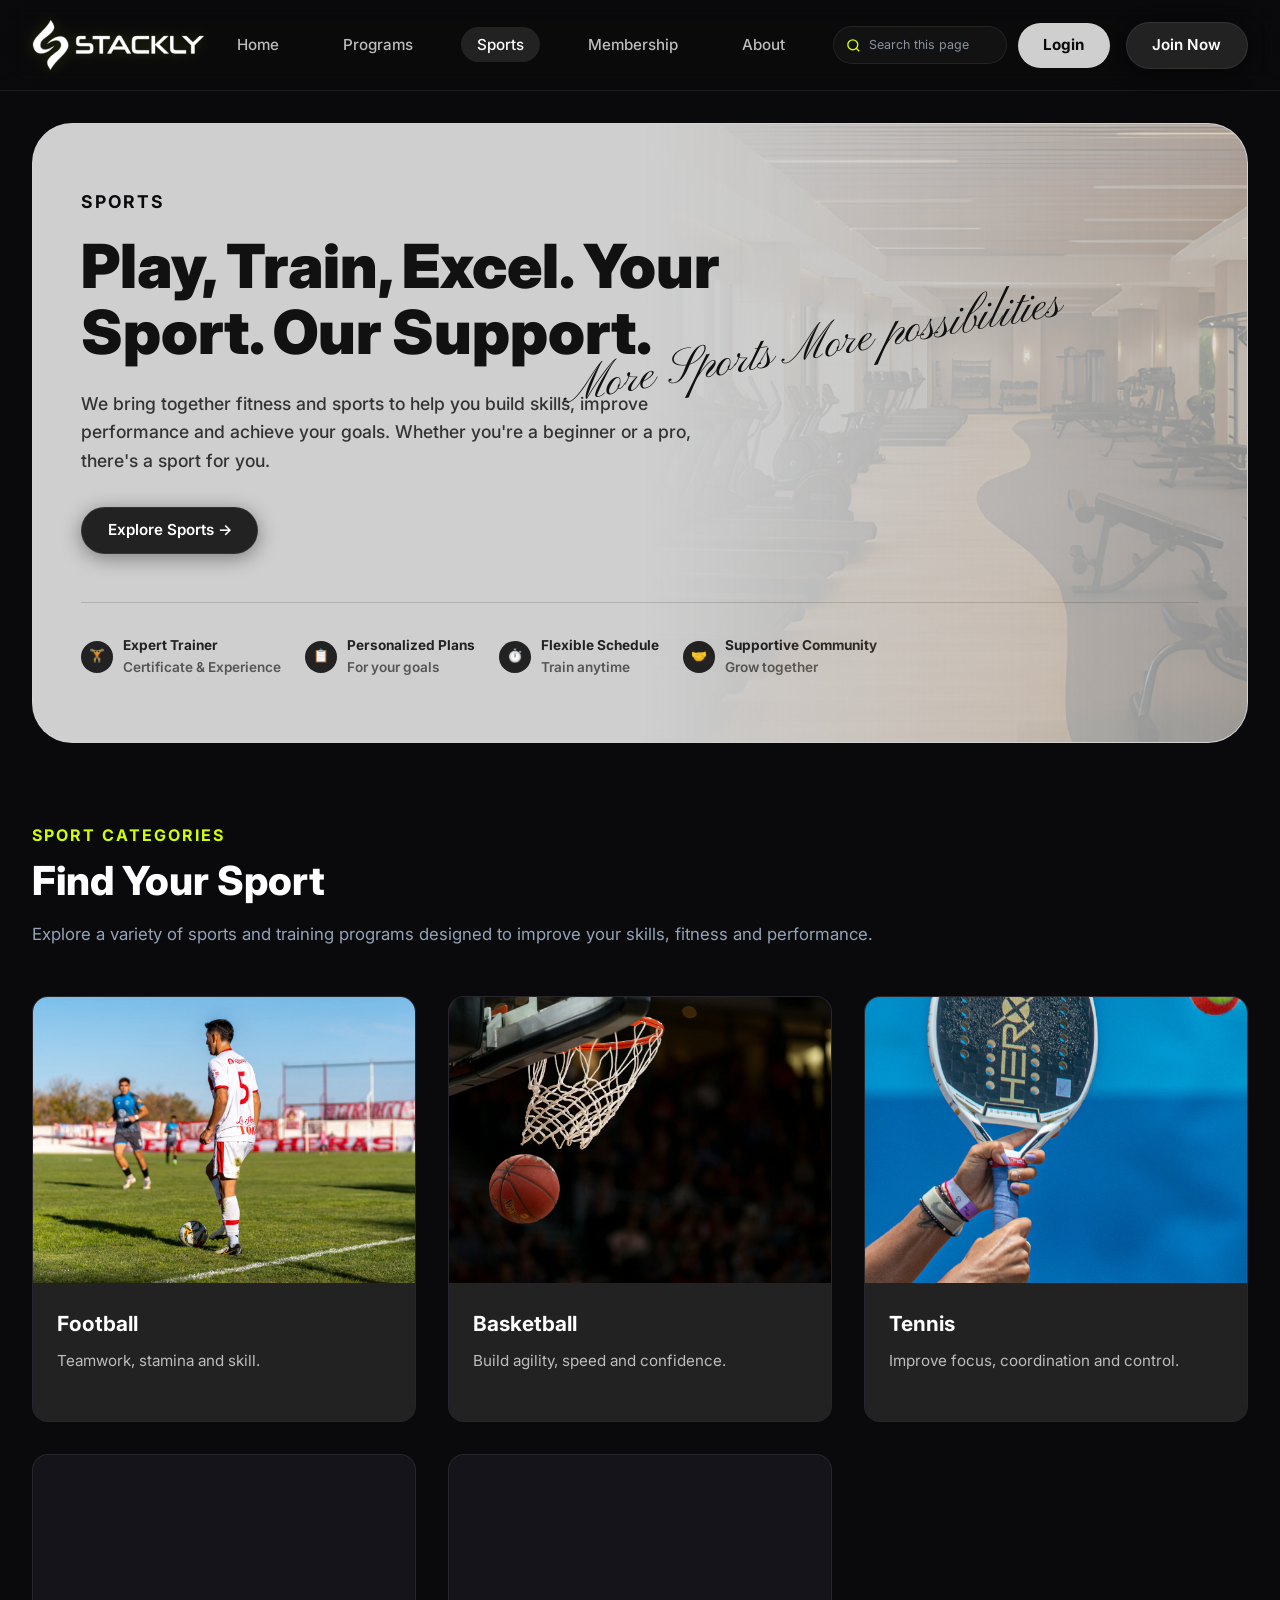
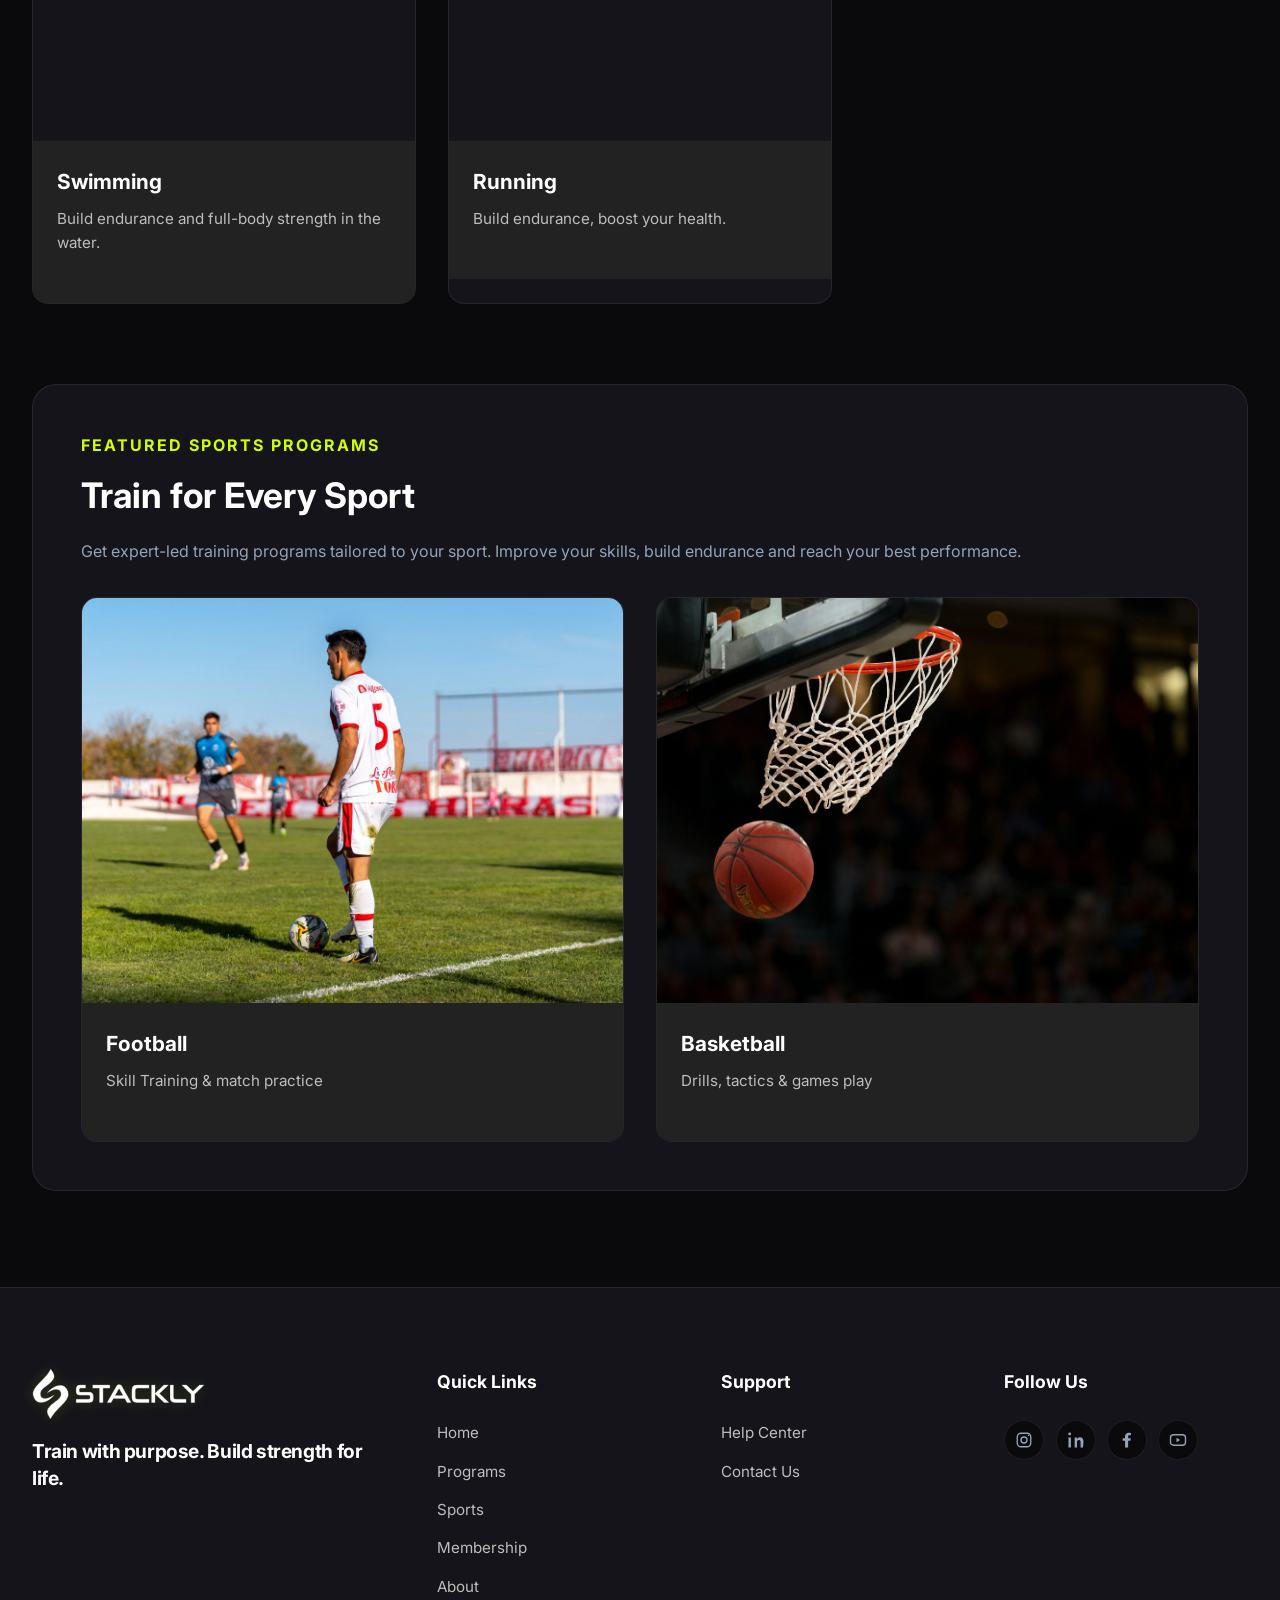
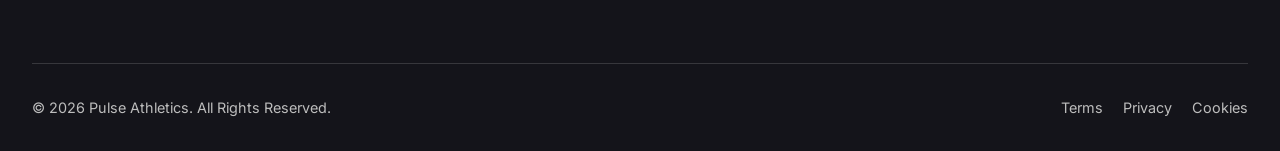
<file: sports.html>
<!DOCTYPE html>
<html lang="en">
<head>
  <meta charset="UTF-8">
  <meta name="viewport" content="width=device-width, initial-scale=1.0">
  <title>Pulse Athletics | Sports Arena</title>
  <link rel="stylesheet" href="css/styles.css">
  <link href="https://fonts.googleapis.com/css2?family=Pinyon+Script&family=Inter:wght@400;500;600;700;800;900&display=swap" rel="stylesheet">
</head>
<body>
  <!-- Preloader -->
  <div id="preloader">
    <div class="loader-element"><img class="loader-logo" src="img/logo.webp" alt="Logo"></div>
    <div class="loader-pulse" aria-hidden="true">
      <svg viewBox="0 0 220 44" focusable="false">
        <path class="loader-pulse-line" pathLength="220" d="M2 22h48l10-1 8-8 9 22 10-34 11 22 8-1h28l8-1 9-8 9 16 10-8h28" />
      </svg>
    </div>
    <div class="loader-progress" role="progressbar" aria-label="Page loading" aria-valuemin="0" aria-valuemax="100" aria-valuenow="0"><span id="loading-progress"></span></div>
    <div class="loader-counter" id="loading-counter">0%</div>
    <div class="loader-text" id="loading-status">LOADING SPORTS...</div>
  </div>

  <header>
    <div class="nav-container">
      <a href="index.html" class="logo-container">
        <img class="site-logo" src="img/logo.webp" alt="Logo">
      </a>
      <ul class="nav-links">
        <li><a href="index.html">Home</a></li>
        <li><a href="programs.html">Programs</a></li>
        <li><a href="sports.html" class="active">Sports</a></li>
        <li><a href="membership.html">Membership</a></li>
        <li><a href="about.html">About</a></li>
        <li class="nav-search-item">
          <form class="nav-search" role="search">
            <button type="submit" aria-label="Search this page"><svg viewBox="0 0 24 24" fill="none" stroke="currentColor" stroke-width="2" aria-hidden="true"><circle cx="11" cy="11" r="7"></circle><path d="m20 20-4-4"></path></svg></button>
            <input type="search" name="q" placeholder="Search this page" aria-label="Search this page">
            <span class="nav-search-status" aria-live="polite"></span>
          </form>
        </li>
      </ul>
      <div class="nav-actions">
        <a href="login.html" class="btn btn-outline">Login</a>
        <a href="signup.html" class="btn btn-primary">Join Now</a>
      </div>
      <div class="hamburger"><span></span><span></span><span></span></div>
    </div>
  </header>

  <section class="hero-section">
    <div class="hero-banner">
      <div class="hero-content">
        <span class="hero-tag">SPORTS</span>
        <h1>Play, Train, Excel. Your Sport. Our Support.</h1>
        <p>We bring together fitness and sports to help you build skills, improve performance and achieve your goals. Whether you're a beginner or a pro, there's a sport for you.</p>
        <a href="#sports-grid" class="btn btn-primary" style="background: var(--dark-pill); color: #fff;">Explore Sports →</a>
      </div>
      <div class="script-tagline">More Sports More possibilities</div>
      <div class="hero-features-bar">
        <div class="feature-pill"><div class="feature-icon-circle">🏋️</div><div><strong>Expert Trainer</strong><br><span style="color:#555">Certificate & Experience</span></div></div>
        <div class="feature-pill"><div class="feature-icon-circle">📋</div><div><strong>Personalized Plans</strong><br><span style="color:#555">For your goals</span></div></div>
        <div class="feature-pill"><div class="feature-icon-circle">⏱️</div><div><strong>Flexible Schedule</strong><br><span style="color:#555">Train anytime</span></div></div>
        <div class="feature-pill"><div class="feature-icon-circle">🤝</div><div><strong>Supportive Community</strong><br><span style="color:#555">Grow together</span></div></div>
      </div>
    </div>
  </section>

  <!-- Sport Categories -->
  <section class="section-container" id="sports-grid">
    <div class="section-header">
      <span style="color: var(--accent-volt); text-transform: uppercase; font-weight: 700; letter-spacing: 2px;">SPORT CATEGORIES</span>
      <h2>Find Your Sport</h2>
      <p>Explore a variety of sports and training programs designed to improve your skills, fitness and performance.</p>
    </div>
    <div class="grid-3">
      <div class="card">
        <img src="img/pexels-franco-monsalvo-252430633-32179310.webp" class="card-img" alt="Football match on a green pitch" loading="lazy" decoding="async">
        <div class="card-body">
          <h3>Football</h3>
          <p>Teamwork, stamina and skill.</p>
        </div>
      </div>
      <div class="card">
        <img src="img/markus-spiske-BfphcCvhl6E-unsplash.webp" class="card-img" alt="Basketball game in an indoor arena" loading="lazy" decoding="async">
        <div class="card-body">
          <h3>Basketball</h3>
          <p>Build agility, speed and confidence.</p>
        </div>
      </div>
      <div class="card">
        <img src="img/pexels-celio-junior-106557696-38223408.webp" class="card-img" alt="Player preparing a racket shot on a court" loading="lazy" decoding="async">
        <div class="card-body">
          <h3>Tennis</h3>
          <p>Improve focus, coordination and control.</p>
        </div>
      </div>
      <div class="card">
        <img src="img/gentrit-sylejmani-JjUyjE-oEbM-unsplash.webp" class="card-img" alt="Swimmer training in a lap pool" loading="lazy" decoding="async">
        <div class="card-body">
          <h3>Swimming</h3>
          <p>Build endurance and full-body strength in the water.</p>
        </div>
      </div>
      <div class="card">
        <img src="img/clem-onojeghuo-n6gnCa77Urc-unsplash.webp" class="card-img" alt="Runner training for speed and endurance" loading="lazy" decoding="async">
        <div class="card-body">
          <h3>Running</h3>
          <p>Build endurance, boost your health.</p>
        </div>
      </div>
    </div>
  </section>

  <!-- Featured Sports Programs -->
  <section class="section-container">
    <div style="background: var(--surface-slate); border-radius: 24px; padding: 3rem; border: 1px solid var(--border-glass);">
      <span style="color: var(--accent-volt); text-transform: uppercase; font-weight: 700; letter-spacing: 2px;">FEATURED SPORTS PROGRAMS</span>
      <h2 style="font-size: 2.2rem; margin: 0.5rem 0 1rem;">Train for Every Sport</h2>
      <p style="color: var(--text-muted); margin-bottom: 2rem;">Get expert-led training programs tailored to your sport. Improve your skills, build endurance and reach your best performance.</p>
      <div class="grid-2">
        <div class="card">
          <img src="img/pexels-franco-monsalvo-252430633-32179310.webp" class="card-img" alt="Football training session on the pitch" loading="lazy" decoding="async">
          <div class="card-body">
            <h3>Football</h3>
            <p>Skill Training & match practice</p>
          </div>
        </div>
        <div class="card">
          <img src="img/markus-spiske-BfphcCvhl6E-unsplash.webp" class="card-img" alt="Basketball training session in an indoor arena" loading="lazy" decoding="async">
          <div class="card-body">
            <h3>Basketball</h3>
            <p>Drills, tactics & games play</p>
          </div>
        </div>
      </div>
    </div>
  </section>

  <footer>
    <div class="footer-container">
      <div class="footer-brand">
        <img class="site-logo" src="img/logo.webp" alt="Logo">
        <p class="footer-quote">Train with purpose. Build strength for life.</p>
      </div>
      <div class="footer-links">
        <h4>Quick Links</h4>
        <ul>
          <li><a href="index.html">Home</a></li>
          <li><a href="programs.html">Programs</a></li>
          <li><a href="sports.html">Sports</a></li>
          <li><a href="membership.html">Membership</a></li>
          <li><a href="about.html">About</a></li>
        </ul>
      </div>
      <div class="footer-links">
        <h4>Support</h4>
        <ul>
          <li><a href="dashboard.html#faq">Help Center</a></li>
          <li><a href="dashboard.html#contact-support">Contact Us</a></li>
        </ul>
      </div>
      <div class="footer-links">
        <h4>Follow Us</h4>
        <div class="footer-socials">
          <a href="https://www.instagram.com/" target="_blank" rel="noopener noreferrer" aria-label="Instagram"><svg viewBox="0 0 24 24" fill="none" stroke="currentColor" stroke-width="1.8" aria-hidden="true"><rect x="3" y="3" width="18" height="18" rx="5"></rect><circle cx="12" cy="12" r="4"></circle><circle cx="18" cy="6" r="1" fill="currentColor" stroke="none"></circle></svg></a>
          <a href="https://www.linkedin.com/" target="_blank" rel="noopener noreferrer" aria-label="LinkedIn"><svg class="icon-solid" viewBox="0 0 24 24" aria-hidden="true"><path d="M5.2 8.6H2V22h3.2V8.6ZM3.6 2a1.9 1.9 0 1 0 0 3.8 1.9 1.9 0 0 0 0-3.8ZM22 14.3c0-4-2.1-5.9-4.9-5.9a4.2 4.2 0 0 0-3.8 2.1V8.6h-3.1V22h3.2v-6.6c0-1.7.3-3.4 2.5-3.4s2.2 2 2.2 3.5V22h3.2l.7-7.7Z"></path></svg></a>
          <a href="https://www.facebook.com/" target="_blank" rel="noopener noreferrer" aria-label="Facebook"><svg class="icon-solid" viewBox="0 0 24 24" aria-hidden="true"><path d="M13.5 22v-9h3l.5-3.5h-3.5V7.3c0-1 .3-1.7 1.8-1.7h1.9V2.5c-.9-.1-1.9-.2-2.9-.2-2.9 0-4.9 1.8-4.9 5v2.2H6.2V13h3.2v9h4.1Z"></path></svg></a>
          <a href="https://www.youtube.com/" target="_blank" rel="noopener noreferrer" aria-label="YouTube"><svg viewBox="0 0 24 24" fill="none" stroke="currentColor" stroke-width="1.8" aria-hidden="true"><rect x="2" y="5" width="20" height="14" rx="4"></rect><path d="m10 9 5 3-5 3z" fill="currentColor" stroke="none"></path></svg></a>
        </div>
      </div>
    </div>
    <div class="footer-bottom">
      <p class="footer-copyright">&copy; <span id="footer-year">2026</span> Pulse Athletics. All Rights Reserved.</p>
      <nav class="footer-legal" aria-label="Legal links">
        <a href="dashboard.html#terms">Terms</a>
        <a href="dashboard.html#privacy">Privacy</a>
        <a href="dashboard.html#cookies">Cookies</a>
      </nav>
    </div>
  </footer>

  <script src="js/main.js"></script>
</body>
</html>
</file>
<file: css/styles.css>
/* ==========================================================================
   PULSE ATHLETICS - Master CSS Stylesheet
   Design System: Grayscale Wireframe Palette with Electric Volt Accents
   ========================================================================== */

:root {
  --bg-void: #0A0A0C;
  --surface-slate: #14141A;
  --surface-card: #1C1C24;
  --panel-gray: #CFCFCF;
  --light-shape: #EFEFEF;
  --dark-pill: #222222;
  --search-bar: #555555;
  --footer-bg: #444444;
  --footer-muted: #BDBDBD;
  --accent-volt: #D0FF00;
  --accent-cyan: #00E5FF;
  --text-main: #FFFFFF;
  --text-muted: #94A3B8;
  --border-glass: rgba(255, 255, 255, 0.08);
  --shadow-glow: 0 0 25px rgba(208, 255, 0, 0.15);
  --transition-smooth: all 0.3s cubic-bezier(0.4, 0, 0.2, 1);
}

* {
  margin: 0;
  padding: 0;
  box-sizing: border-box;
  font-family: 'Inter', system-ui, -apple-system, sans-serif;
}

body {
  background-color: var(--bg-void);
  color: var(--text-main);
  overflow-x: hidden;
  line-height: 1.6;
}

a {
  text-decoration: none;
  color: inherit;
}

ul {
  list-style: none;
}

/* --- HIGH-ENERGY FITNESS PRELOADER --- */
#preloader {
  position: fixed;
  top: 0;
  left: 0;
  width: 100vw;
  height: 100vh;
  overflow: hidden;
  background:
    radial-gradient(ellipse at 50% 42%, rgba(208, 255, 0, 0.12), transparent 38%),
    radial-gradient(ellipse at 50% 100%, rgba(208, 255, 0, 0.05), transparent 45%),
    var(--bg-void);
  z-index: 9999;
  display: flex;
  flex-direction: column;
  align-items: center;
  justify-content: center;
  transition: opacity 0.6s ease, visibility 0.6s ease;
}

#preloader::before {
  position: absolute;
  inset: 0;
  background: repeating-linear-gradient(
    0deg,
    transparent 0,
    transparent 47px,
    rgba(208, 255, 0, 0.025) 48px
  );
  content: "";
  pointer-events: none;
}

#preloader.fade-out {
  opacity: 0;
  visibility: hidden;
}

.loader-element {
  position: relative;
  width: min(320px, 72vw);
  display: flex;
  align-items: center;
  justify-content: center;
  filter: drop-shadow(0 0 24px rgba(208, 255, 0, 0.2));
  z-index: 1;
}

.loader-element::before {
  position: absolute;
  inset: 10% 12%;
  border-radius: 50%;
  background: rgba(208, 255, 0, 0.15);
  content: "";
  filter: blur(30px);
  animation: loader-aura 2.4s ease-in-out infinite;
}

.loader-element::after {
  position: absolute;
  right: 0;
  bottom: -12px;
  left: 0;
  width: 36%;
  height: 2px;
  margin: auto;
  border-radius: 99px;
  background: linear-gradient(90deg, transparent, var(--accent-volt), transparent);
  content: "";
  animation: loader-scan 1.4s ease-in-out infinite;
  z-index: 1;
}

.loader-logo {
  position: relative;
  display: block;
  width: 100%;
  height: auto;
  background: transparent;
  filter: drop-shadow(0 0 12px rgba(208, 255, 0, 0.25));
  animation: logo-arrive .7s ease-out both, logo-pulse 2.2s ease-in-out .7s infinite;
  z-index: 1;
}

.loader-pulse {
  width: min(220px, 54vw);
  height: 44px;
  margin-top: 1.5rem;
  overflow: visible;
  filter: drop-shadow(0 0 8px rgba(208, 255, 0, 0.55));
  z-index: 1;
}

.loader-pulse svg {
  display: block;
  width: 100%;
  height: 100%;
  overflow: visible;
}

.loader-pulse-line {
  fill: none;
  stroke: var(--accent-volt);
  stroke-width: 2.5;
  stroke-linecap: round;
  stroke-linejoin: round;
  stroke-dasharray: 220;
  stroke-dashoffset: 220;
  animation: pulse-trace 1.8s ease-in-out infinite;
}

.loader-progress {
  width: min(320px, 72vw);
  height: 5px;
  overflow: hidden;
  margin-top: 1.4rem;
  border-radius: 99px;
  background: rgba(255, 255, 255, 0.1);
  box-shadow: 0 0 16px rgba(208, 255, 0, 0.08);
  z-index: 1;
}

.loader-progress span {
  display: block;
  width: 0;
  height: 100%;
  border-radius: inherit;
  background: linear-gradient(90deg, #9fca00, var(--accent-volt));
  box-shadow: 0 0 14px rgba(208, 255, 0, 0.8);
  transition: width .12s linear;
}

.loader-progress[role="progressbar"] { position: relative; }

.loader-counter {
  margin-top: 25px;
  font-size: 2.2rem;
  font-weight: 900;
  letter-spacing: 2px;
  color: var(--accent-volt);
  text-shadow: 0 0 12px rgba(208, 255, 0, 0.58), 0 0 28px rgba(208, 255, 0, 0.2);
  z-index: 1;
}

.loader-text {
  margin-top: 8px;
  font-size: 0.9rem;
  text-transform: uppercase;
  letter-spacing: 3px;
  color: rgba(255, 255, 255, 0.68);
  text-shadow: 0 0 12px rgba(208, 255, 0, 0.15);
  z-index: 1;
}

@keyframes logo-arrive {
  from { opacity: 0; transform: translateY(8px) scale(.96); }
  to { opacity: 1; transform: translateY(0) scale(1); }
}

@keyframes logo-pulse {
  50% { filter: drop-shadow(0 0 12px rgba(208,255,0,.32)); }
}

@keyframes loader-scan {
  0%, 100% { transform: translateX(0) scaleX(.65); opacity: .6; }
  50% { transform: translateX(180%) scaleX(1); opacity: 1; }
}

@keyframes loader-aura {
  0%, 100% { opacity: .45; transform: scale(.88); }
  50% { opacity: .9; transform: scale(1.08); }
}

@keyframes pulse-trace {
  0% { stroke-dashoffset: 220; opacity: .45; }
  45%, 75% { stroke-dashoffset: 0; opacity: 1; }
  100% { stroke-dashoffset: -220; opacity: .25; }
}

/* --- HEADER & NAVIGATION --- */
header {
  position: sticky;
  top: 0;
  width: 100%;
  background: rgba(10, 10, 12, 0.9);
  backdrop-filter: blur(12px);
  border-bottom: 1px solid var(--border-glass);
  z-index: 1000;
  transition: var(--transition-smooth);
}

header.scrolled {
  box-shadow: 0 10px 30px rgba(0,0,0,0.5);
}

.nav-container {
  position: relative;
  max-width: 1440px;
  margin: 0 auto;
  padding: 1.2rem 2rem;
  display: flex;
  align-items: center;
  justify-content: space-between;
}

.logo-container {
  display: flex;
  align-items: center;
  flex: 0 0 auto;
  border-radius: 6px;
  transition: var(--transition-smooth);
}

.site-logo {
  display: block;
  width: clamp(150px, 14vw, 190px);
  height: 52px;
  max-width: 100%;
  object-fit: contain;
  object-position: left center;
  background: transparent;
  filter: drop-shadow(0 0 7px rgba(208, 255, 0, .18));
  transition: filter .3s ease, transform .3s ease;
}

.logo-container:hover .site-logo,
.logo-container:focus-visible .site-logo {
  filter: drop-shadow(0 0 11px rgba(208, 255, 0, .38));
  transform: translateY(-1px);
}

.logo-container:focus-visible {
  outline: 2px solid var(--accent-volt);
  outline-offset: 5px;
}

.nav-links {
  display: flex;
  gap: 2rem;
  align-items: center;
}

.nav-links a {
  font-size: 0.95rem;
  font-weight: 500;
  color: var(--footer-muted);
  padding: 0.5rem 1rem;
  border-radius: 20px;
  transition: var(--transition-smooth);
}

.nav-links a:hover, .nav-links a.active {
  background-color: var(--dark-pill);
  color: var(--text-main);
}

.nav-search-item {
  display: flex;
  align-items: center;
}

.nav-search {
  position: relative;
  display: flex;
  align-items: center;
  gap: .45rem;
  width: 174px;
  min-height: 38px;
  padding: 0 .65rem;
  color: var(--text-muted);
  background: rgba(255,255,255,.035);
  border: 1px solid var(--border-glass);
  border-radius: 999px;
  transition: var(--transition-smooth);
}

.nav-search:focus-within {
  width: 220px;
  border-color: rgba(208,255,0,.65);
  box-shadow: 0 0 0 3px rgba(208,255,0,.08);
}

.nav-search button {
  display: grid;
  flex: 0 0 auto;
  place-items: center;
  padding: 0;
  color: var(--accent-volt);
  background: transparent;
  border: 0;
  cursor: pointer;
}

.nav-search svg {
  width: 17px;
  height: 17px;
}

.nav-search input {
  width: 100%;
  min-width: 0;
  padding: 0;
  color: var(--text-main);
  background: transparent;
  border: 0;
  outline: 0;
  font: inherit;
  font-size: .78rem;
}

.nav-search input::placeholder { color: #8992a1; }

.nav-search-status {
  position: absolute;
  width: 1px;
  height: 1px;
  overflow: hidden;
  clip: rect(0, 0, 0, 0);
  white-space: nowrap;
}

.search-match {
  outline: 2px solid var(--accent-volt);
  outline-offset: 4px;
  animation: search-pulse 1.3s ease-in-out 2;
}

.search-hidden { display: none !important; }

@keyframes search-pulse {
  50% { box-shadow: 0 0 22px rgba(208,255,0,.4); }
}

.nav-actions {
  display: flex;
  gap: 1rem;
  align-items: center;
}

.btn {
  padding: 0.65rem 1.6rem;
  border-radius: 30px;
  font-weight: 600;
  font-size: 0.95rem;
  cursor: pointer;
  transition: var(--transition-smooth);
  border: none;
  display: inline-flex;
  align-items: center;
  gap: 8px;
}

.btn-primary {
  background-color: var(--dark-pill);
  color: var(--text-main);
  box-shadow: 0 4px 20px rgba(0, 0, 0, 0.4);
  border: 1px solid var(--border-glass);
}

.btn-primary:hover {
  background-color: var(--accent-volt);
  color: var(--bg-void);
  border-color: var(--accent-volt);
  transform: translateY(-2px);
}

.btn-outline {
  background: var(--panel-gray);
  color: var(--bg-void);
  font-weight: 700;
}

.btn-outline:hover {
  background: var(--text-main);
  transform: translateY(-2px);
}

.hamburger {
  display: none;
  flex-direction: column;
  gap: 6px;
  cursor: pointer;
}

.hamburger span {
  width: 28px;
  height: 2px;
  background: var(--text-main);
  transition: var(--transition-smooth);
}

/* --- HERO PANEL PATTERN --- */
.hero-section {
  max-width: 1440px;
  margin: 2rem auto;
  padding: 0 2rem;
}

.hero-banner {
  position: relative;
  background: var(--panel-gray);
  color: var(--bg-void);
  border-radius: 40px;
  padding: 4rem 3rem;
  overflow: hidden;
  border: 1px solid var(--border-glass);
}

.hero-banner::after {
  content: '';
  position: absolute;
  top: 0; right: 0; bottom: 0;
  width: 50%;
  background: url('../img/rahul-singh-R_cN3dJLcK8-unsplash.webp') no-repeat center center/cover;
  opacity: 0.35;
  mask-image: linear-gradient(to left, rgba(0,0,0,1), rgba(0,0,0,0));
}

.hero-search-notch {
  position: absolute;
  top: 2rem;
  right: 3rem;
  background: var(--search-bar);
  padding: 0.6rem 1.2rem;
  border-radius: 30px;
  display: flex;
  align-items: center;
  gap: 10px;
  color: #fff;
  z-index: 5;
  width: 280px;
}

.hero-search-notch input {
  background: transparent;
  border: none;
  color: #fff;
  outline: none;
  width: 100%;
  font-size: 0.9rem;
}

.hero-content {
  position: relative;
  z-index: 2;
  max-width: 650px;
}

.hero-tag {
  font-size: 1.1rem;
  text-transform: uppercase;
  letter-spacing: 2px;
  color: var(--bg-void);
  font-weight: 700;
  margin-bottom: 1rem;
  display: block;
}

.hero-content h1 {
  font-size: 3.8rem;
  font-weight: 900;
  line-height: 1.1;
  margin-bottom: 1.5rem;
  color: #111;
}

.hero-content p {
  color: #333;
  font-size: 1.1rem;
  margin-bottom: 2rem;
  font-weight: 500;
}

.script-tagline {
  font-family: 'Pinyon Script', cursive, serif;
  font-size: 3rem;
  color: #111;
  position: absolute;
  top: 30%;
  right: 15%;
  transform: rotate(-10deg);
  z-index: 2;
  pointer-events: none;
}

.hero-features-bar {
  display: flex;
  gap: 1.5rem;
  margin-top: 3rem;
  padding-top: 2rem;
  border-top: 1px solid rgba(0,0,0,0.15);
}

.feature-pill {
  display: flex;
  align-items: center;
  gap: 10px;
  font-size: 0.85rem;
  color: #222;
  font-weight: 600;
}

.feature-icon-circle {
  width: 32px;
  height: 32px;
  background: var(--dark-pill);
  color: var(--accent-volt);
  border-radius: 50%;
  display: flex;
  align-items: center;
  justify-content: center;
  font-size: 0.8rem;
}

/* --- SECTIONS & CARDS --- */
.section-container {
  max-width: 1440px;
  margin: 5rem auto;
  padding: 0 2rem;
}

.section-header {
  margin-bottom: 3rem;
}

.section-header h2 {
  font-size: 2.5rem;
  font-weight: 800;
  margin-bottom: 0.5rem;
}

.section-header p {
  color: var(--text-muted);
  font-size: 1.05rem;
}

.grid-4 {
  display: grid;
  grid-template-columns: repeat(4, 1fr);
  gap: 2rem;
}

.grid-3 {
  display: grid;
  grid-template-columns: repeat(3, 1fr);
  gap: 2rem;
}

.grid-2 {
  display: grid;
  grid-template-columns: repeat(2, 1fr);
  gap: 2rem;
}

.card {
  background: var(--surface-slate);
  border-radius: 16px;
  overflow: hidden;
  border: 1px solid var(--border-glass);
  transition: var(--transition-smooth);
}

.card:hover {
  transform: translateY(-8px);
  border-color: var(--accent-volt);
  box-shadow: var(--shadow-glow);
}

.card-img-wrapper {
  position: relative;
  width: 100%;
  height: 220px;
}

.card-img {
  display: block;
  width: 100%;
  height: auto;
  aspect-ratio: 4 / 3;
  object-fit: cover;
}

.card-body {
  padding: 1.5rem;
  background: var(--dark-pill);
}

.card-body h3 {
  font-size: 1.3rem;
  margin-bottom: 0.5rem;
  color: var(--text-main);
}

.card-body p {
  color: var(--footer-muted);
  font-size: 0.95rem;
  margin-bottom: 1.5rem;
}

/* --- PRICING CARDS --- */
.pricing-grid {
  display: grid;
  grid-template-columns: repeat(3, 1fr);
  gap: 2rem;
}

.pricing-card {
  background: var(--dark-pill);
  border-radius: 20px;
  padding: 2.5rem;
  border: 1px solid var(--border-glass);
  position: relative;
  transition: var(--transition-smooth);
  display: flex;
  flex-direction: column;
}

.pricing-card.emphasised {
  transform: scale(1.04);
  border-color: var(--accent-volt);
  box-shadow: var(--shadow-glow);
}

.pricing-card .price {
  font-size: 3rem;
  font-weight: 900;
  color: var(--accent-volt);
  margin: 1.5rem 0;
}

.pricing-card .price span {
  font-size: 1rem;
  color: var(--footer-muted);
  font-weight: 400;
}

.pricing-features {
  margin: 2rem 0;
  display: flex;
  flex-direction: column;
  gap: 1rem;
  flex-grow: 1;
}

.pricing-features li {
  display: flex;
  align-items: center;
  gap: 10px;
  font-size: 0.95rem;
  color: var(--footer-muted);
}

.pricing-features li::before {
  content: '✓';
  color: var(--accent-volt);
  font-weight: bold;
}

/* --- FAQ ACCORDION --- */
.faq-container {
  display: flex;
  flex-direction: column;
  gap: 1rem;
  max-width: 900px;
  margin: 0 auto;
}

.faq-item {
  background: var(--panel-gray);
  color: var(--bg-void);
  border-radius: 30px;
  overflow: hidden;
  transition: var(--transition-smooth);
}

.faq-item.active {
  background: var(--dark-pill);
  color: var(--text-main);
  border: 1px solid var(--accent-volt);
}

.faq-question {
  padding: 1.2rem 2rem;
  display: flex;
  justify-content: space-between;
  align-items: center;
  cursor: pointer;
  font-weight: 700;
  font-size: 1.05rem;
}

.faq-answer {
  padding: 0 2rem 1.5rem 2rem;
  color: var(--footer-muted);
  display: none;
  font-size: 0.95rem;
}

.faq-item.active .faq-answer {
  display: block;
}

/* --- FOOTER --- */
footer {
  background: var(--surface-slate);
  border-top: 1px solid var(--border-glass);
  padding: 5rem 2rem 2rem;
  margin-top: 6rem;
  color: var(--text-main);
}

.footer-container {
  max-width: 1440px;
  margin: 0 auto;
  display: grid;
  grid-template-columns: 1.5fr 1fr 1fr 1fr;
  gap: 2.5rem;
  padding-bottom: 4rem;
  border-bottom: 1px solid rgba(255,255,255,0.15);
}

.footer-brand h3 {
  font-size: 1.3rem;
  margin-bottom: 1rem;
}

.footer-brand .site-logo { width: 220px; max-width: 100%; }

.footer-brand p {
  color: var(--footer-muted);
  margin: 0.5rem 0;
  font-size: 0.95rem;
}

.footer-brand .footer-quote {
  max-width: 24rem;
  margin-top: 1.1rem;
  color: var(--text-main);
  font-size: clamp(1.15rem, 1.5vw, 1.45rem);
  font-weight: 700;
  line-height: 1.45;
  letter-spacing: -.02em;
}

.footer-links h4 {
  font-size: 1.1rem;
  margin-bottom: 1.5rem;
}

.footer-links ul {
  display: flex;
  flex-direction: column;
  gap: 0.8rem;
}

.footer-links a {
  color: var(--footer-muted);
  font-size: 0.95rem;
  transition: var(--transition-smooth);
}

.footer-links a:hover {
  color: var(--accent-volt);
}

.footer-socials {
  display: flex;
  align-items: center;
  gap: .7rem;
}

.footer-socials a {
  display: grid;
  width: 40px;
  height: 40px;
  place-items: center;
  color: var(--text-muted);
  background: var(--bg-void);
  border: 1px solid var(--border-glass);
  border-radius: 50%;
  transition: var(--transition-smooth);
}

.footer-socials a:hover {
  color: var(--bg-void);
  background: var(--accent-volt);
  border-color: var(--accent-volt);
  transform: translateY(-2px);
}

.footer-socials svg { width: 18px; height: 18px; fill: none; }
.footer-socials svg.icon-solid { fill: currentColor; }

.footer-bottom {
  max-width: 1440px;
  margin: 2rem auto 0;
  display: flex;
  align-items: center;
  justify-content: space-between;
  gap: 1.5rem;
  color: var(--footer-muted);
  font-size: 0.9rem;
}

.footer-copyright {
  margin-right: auto;
  text-align: left;
}

.footer-legal {
  display: flex;
  align-items: center;
  justify-content: flex-end;
  gap: 1.25rem;
}

.footer-legal a {
  color: var(--footer-muted);
  transition: color .2s ease;
}

.footer-legal a:hover,
.footer-legal a:focus-visible {
  color: var(--accent-volt);
}

.auth-footer {
  margin-top: 3rem;
  padding: 2.5rem 2rem 1.5rem;
  background: var(--surface-slate);
  border-top: 1px solid var(--border-glass);
}

.auth-footer-brand {
  max-width: 1440px;
  margin: 0 auto;
}

.auth-footer-brand .site-logo { width: 220px; }

.auth-footer-brand .footer-quote {
  max-width: 24rem;
  margin-top: 1.1rem;
  color: var(--text-main);
  font-size: clamp(1.15rem, 1.5vw, 1.45rem);
  font-weight: 700;
  line-height: 1.45;
}

.footer-dashboard-container {
  grid-template-columns: 1fr;
  padding-bottom: 2rem;
}

.about-pillars {
  display: grid;
  grid-template-columns: 1.2fr repeat(3, 1fr);
  gap: 1.25rem;
  padding: 2rem;
  background: var(--surface-slate);
  border: 1px solid var(--border-glass);
  border-radius: 24px;
}

.about-intro,
.about-pillar {
  padding: 1.5rem;
}

.about-pillar {
  min-height: 250px;
  background: var(--surface-card);
  border: 1px solid var(--border-glass);
  border-radius: 18px;
  transition: var(--transition-smooth);
}

.about-pillar:hover {
  border-color: rgba(208,255,0,.45);
  transform: translateY(-4px);
}

.pillar-icon {
  display: grid;
  width: 48px;
  height: 48px;
  margin-bottom: 1.25rem;
  place-items: center;
  color: var(--accent-volt);
  background: rgba(208,255,0,.08);
  border: 1px solid rgba(208,255,0,.2);
  border-radius: 14px;
}

.pillar-icon svg { width: 24px; height: 24px; }

.pillar-values {
  display: grid;
  gap: .55rem;
  margin-top: .75rem;
  color: var(--text-muted);
  font-size: .95rem;
}

.pillar-values li::before {
  content: "•";
  margin-right: .55rem;
  color: var(--accent-volt);
}

/* --- RESPONSIVE BREAKPOINTS --- */
@media (max-width: 1200px) {
  .grid-4, .pricing-grid { grid-template-columns: repeat(2, 1fr); }
  .grid-3 { grid-template-columns: repeat(2, 1fr); }
  .footer-container { grid-template-columns: 1fr 1fr; }
  .nav-links { gap: 0.35rem; }
  .nav-links a { padding: 0.5rem 0.55rem; }
  .site-logo { width: 160px; }
  .nav-search { width: 150px; }
  .nav-search:focus-within { width: 180px; }
  .about-pillars { grid-template-columns: repeat(2, 1fr); }
}

@media (max-width: 1100px) {
  .nav-links, .nav-actions { display: none; }
  .hamburger { display: flex; }
  .nav-links.is-open {
    position: absolute;
    top: 100%;
    left: 0;
    width: 100%;
    display: flex;
    flex-direction: column;
    align-items: stretch;
    gap: 0.35rem;
    padding: 1rem 2rem;
    background: var(--bg-void);
    border-bottom: 1px solid var(--border-glass);
  }
  .nav-links.is-open .nav-search-item { display: flex; padding: .5rem 0; }
  .nav-links.is-open .nav-search { width: 100%; min-height: 44px; }
}

@media (max-width: 768px) {
  .nav-links, .nav-actions { display: none; }
  .hamburger { display: flex; }
  .nav-links.is-open { display: flex; }
  .grid-4, .grid-3, .grid-2, .pricing-grid { grid-template-columns: 1fr; }
  .hero-banner { padding: 3rem 1.5rem; }
  .hero-content h1 { font-size: 2.5rem; }
  .hero-banner::after, .hero-search-notch, .search-notch, .script-tagline { display: none; }
  .about-pillars { grid-template-columns: 1fr; padding: 1rem; }
  .about-intro, .about-pillar { padding: 1.25rem; }
  .footer-container { grid-template-columns: 1fr; gap: 2rem; }
  .footer-bottom { flex-direction: row; align-items: flex-start; text-align: left; }
  .footer-legal { flex-wrap: wrap; gap: .75rem; }
  .auth-footer { padding-right: 1rem; padding-left: 1rem; }
}

@media (max-width: 520px) {
  .footer-bottom { flex-direction: column; align-items: flex-start; gap: .75rem; }
  .footer-copyright { margin-right: 0; }
  .footer-legal { justify-content: flex-start; }
}

@media (prefers-reduced-motion: reduce) {
  *, *::before, *::after {
    scroll-behavior: auto !important;
    animation-duration: .01ms !important;
    animation-iteration-count: 1 !important;
    transition-duration: .01ms !important;
  }
}

/* ========================================
   PUBLIC HELP CENTER - FAQ STYLING
======================================== */

#help-center {
  padding: 80px 5%;
  scroll-margin-top: 100px;
}

#help-center .section-header {
  text-align: left;
  margin-bottom: 35px;
}

#help-center .section-header h2 {
  font-size: clamp(2rem, 4vw, 3rem);
  font-weight: 800;
  color: #ffffff;
  margin-bottom: 14px;
}

#help-center .section-header p {
  color: #9caec3;
  font-size: 1.05rem;
  line-height: 1.7;
}

#help-center .faq-list {
  display: flex;
  flex-direction: column;
  gap: 14px;
  width: 100%;
  margin-top: 35px;
}

#help-center .faq-item {
  width: 100%;
  background: linear-gradient(135deg, #191c23, #111318);
  border: 1px solid #343943;
  border-radius: 18px;
  overflow: hidden;
  transition: border-color 0.3s ease, background 0.3s ease;
}

#help-center .faq-item:hover {
  border-color: #bfff00;
}

#help-center .faq-question {
  width: 100%;
  min-height: 76px;
  padding: 20px 26px;
  display: flex;
  align-items: center;
  justify-content: space-between;
  gap: 20px;
  background: transparent;
  border: none;
  color: #ffffff;
  font-family: inherit;
  font-size: 1.05rem;
  font-weight: 700;
  text-align: left;
  cursor: pointer;
  appearance: none;
  box-shadow: none;
}

#help-center .faq-question span {
  width: 38px;
  height: 38px;
  min-width: 38px;
  display: flex;
  align-items: center;
  justify-content: center;
  border-radius: 50%;
  background: #292e38;
  color: #ffffff;
  font-size: 1.5rem;
  transition: all 0.3s ease;
}

#help-center .faq-item.active {
  border-color: #bfff00;
  background: linear-gradient(135deg, #202630, #151920);
}

#help-center .faq-item.active .faq-question span {
  background: #bfff00;
  color: #101010;
  transform: rotate(45deg);
}

#help-center .faq-answer {
  display: none;
  padding: 0 26px 25px;
  color: #aebed0;
  font-size: 1rem;
  line-height: 1.8;
}

#help-center .faq-item.active .faq-answer {
  display: block;
}

@media (max-width: 768px) {
  #help-center {
    padding: 55px 5%;
  }

  #help-center .faq-question {
    min-height: 68px;
    padding: 17px;
    font-size: 0.95rem;
  }

  #help-center .faq-question span {
    width: 32px;
    height: 32px;
    min-width: 32px;
  }

  #help-center .faq-answer {
    padding: 0 17px 20px;
    font-size: 0.9rem;
  }
}

/* PUBLIC LEGAL SECTIONS */
#terms,
#privacy,
#cookies {
  scroll-margin-top: 100px;
}

#terms .card,
#privacy .card,
#cookies .card {
  background: var(--dark-pill);
  border: 1px solid var(--border-color, #30343d);
  border-radius: 18px;
  line-height: 1.8;
}

#terms .card h3,
#privacy .card h3,
#cookies .card h3 {
  color: #bfff00;
  margin: 20px 0 8px;
}

#terms .card h3:first-child,
#privacy .card h3:first-child,
#cookies .card h3:first-child {
  margin-top: 0;
}

#terms .card p,
#privacy .card p,
#cookies .card p {
  color: #aebed0;
  margin-bottom: 18px;
}
</file>
